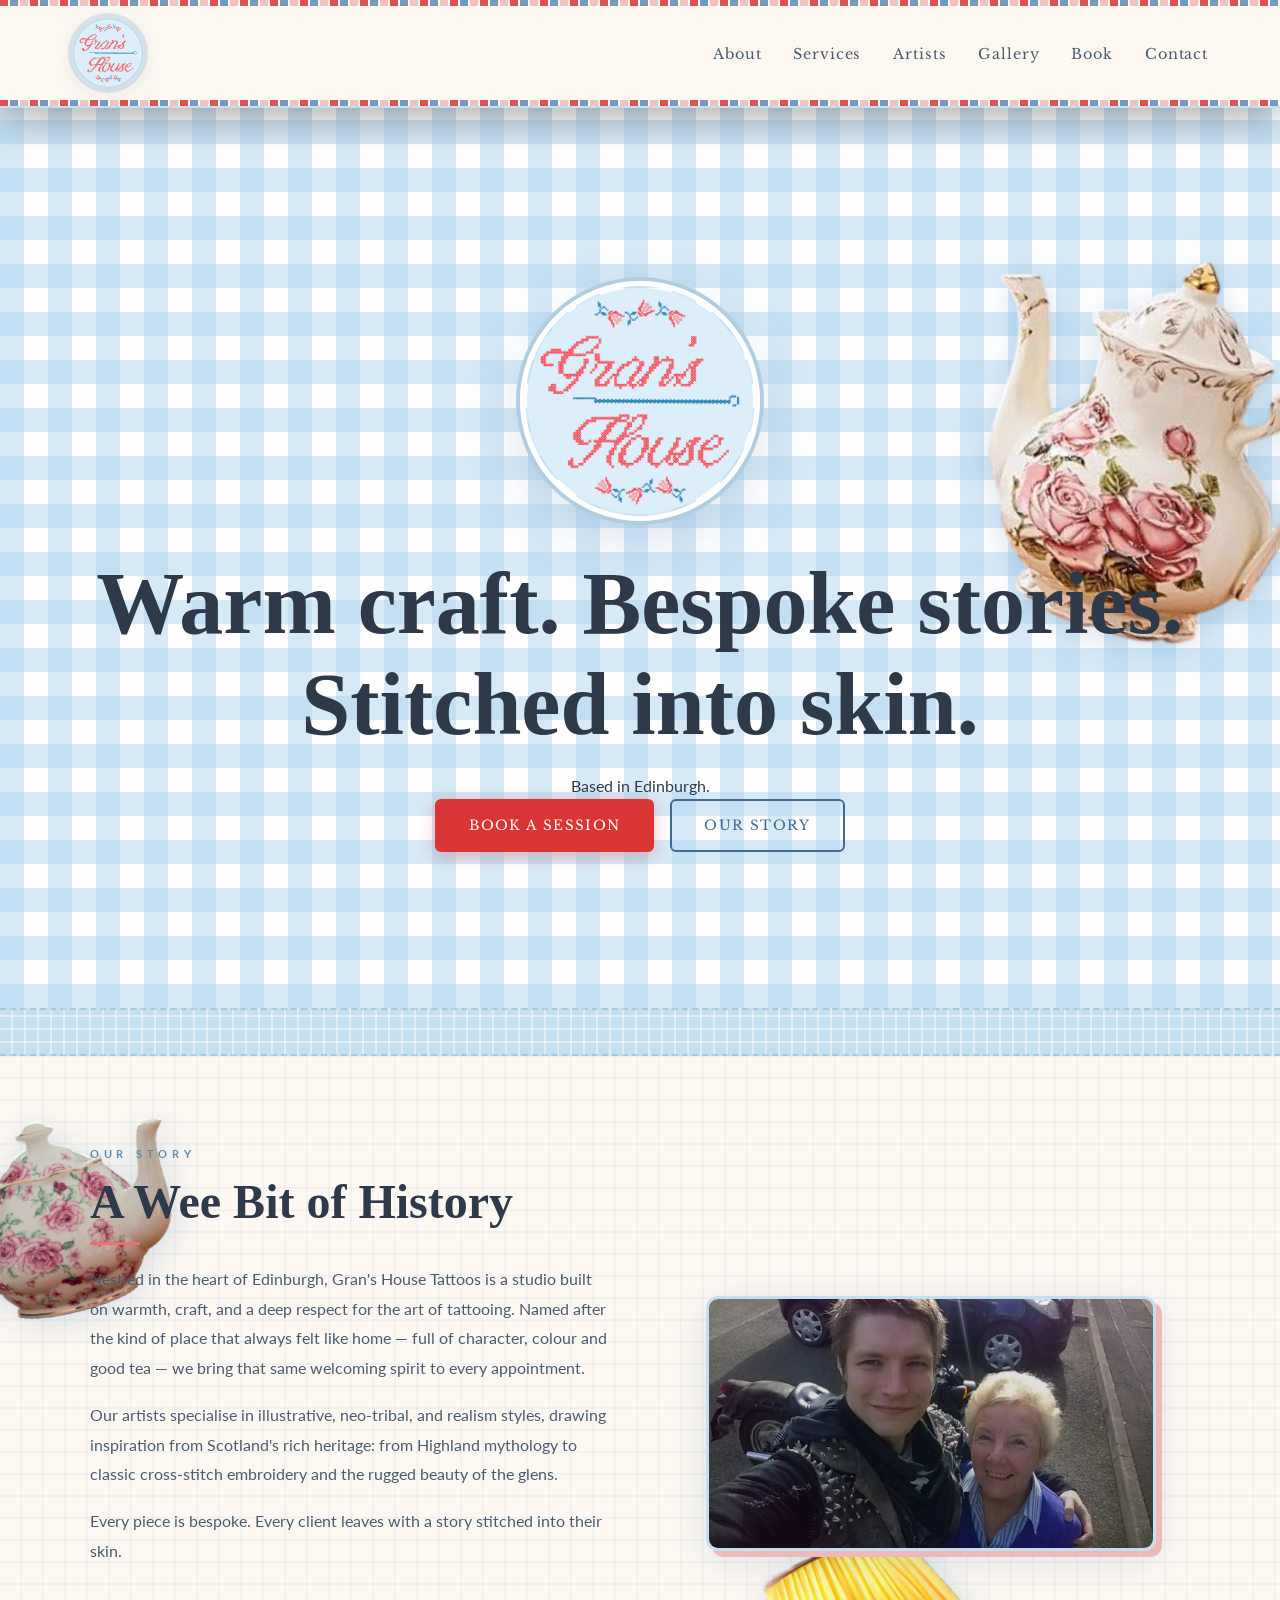
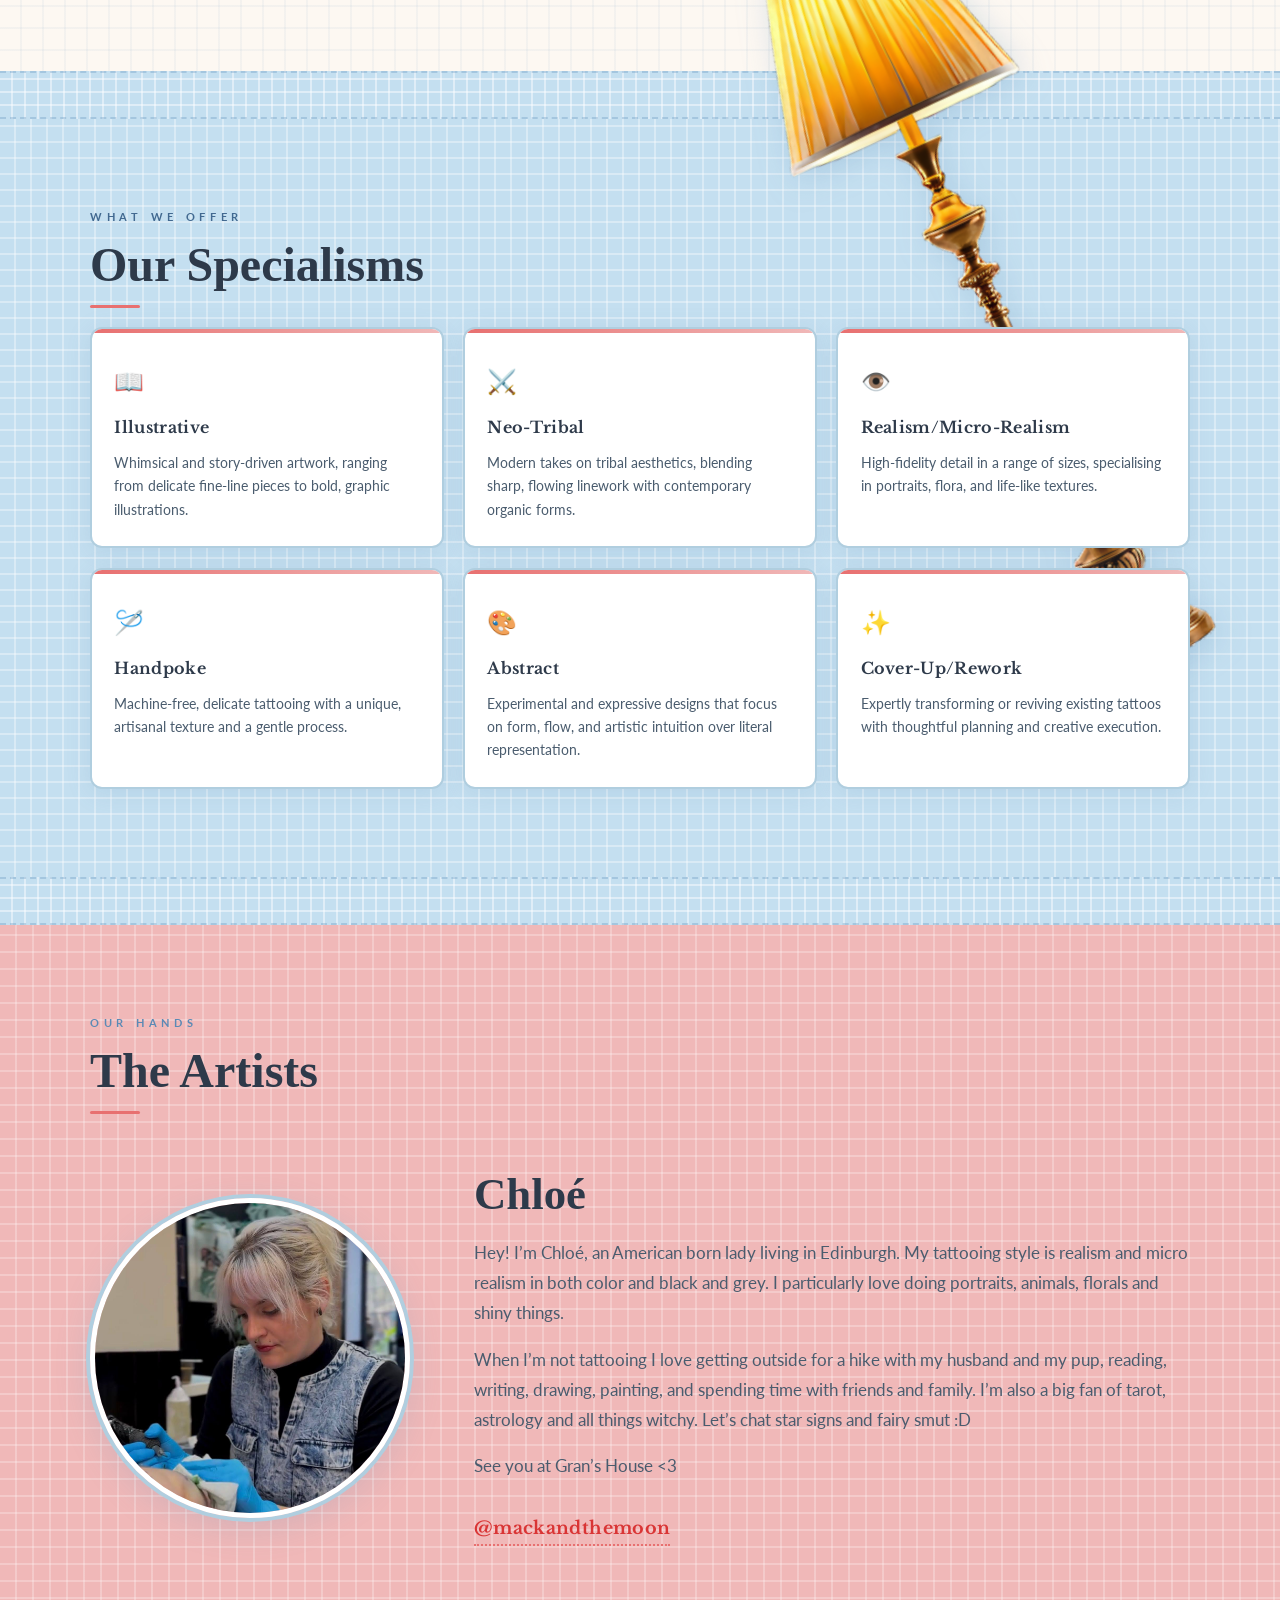
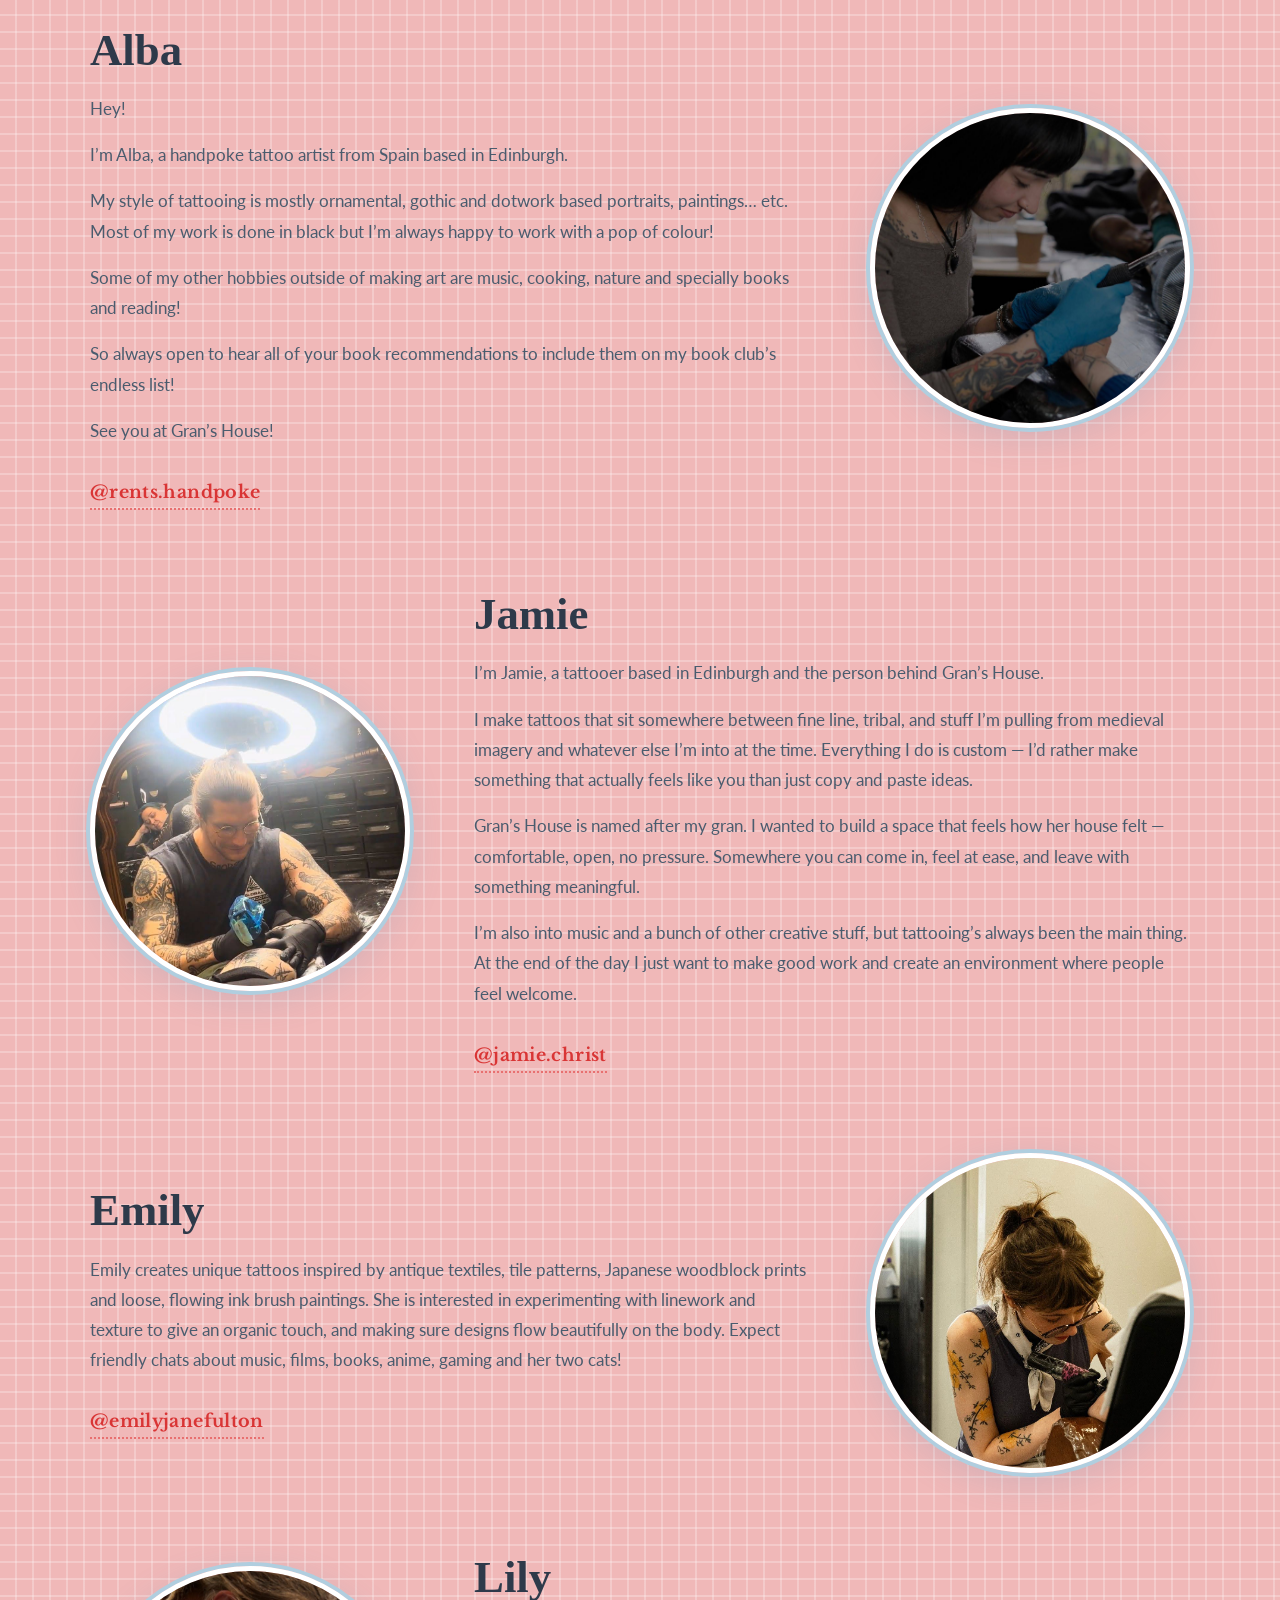
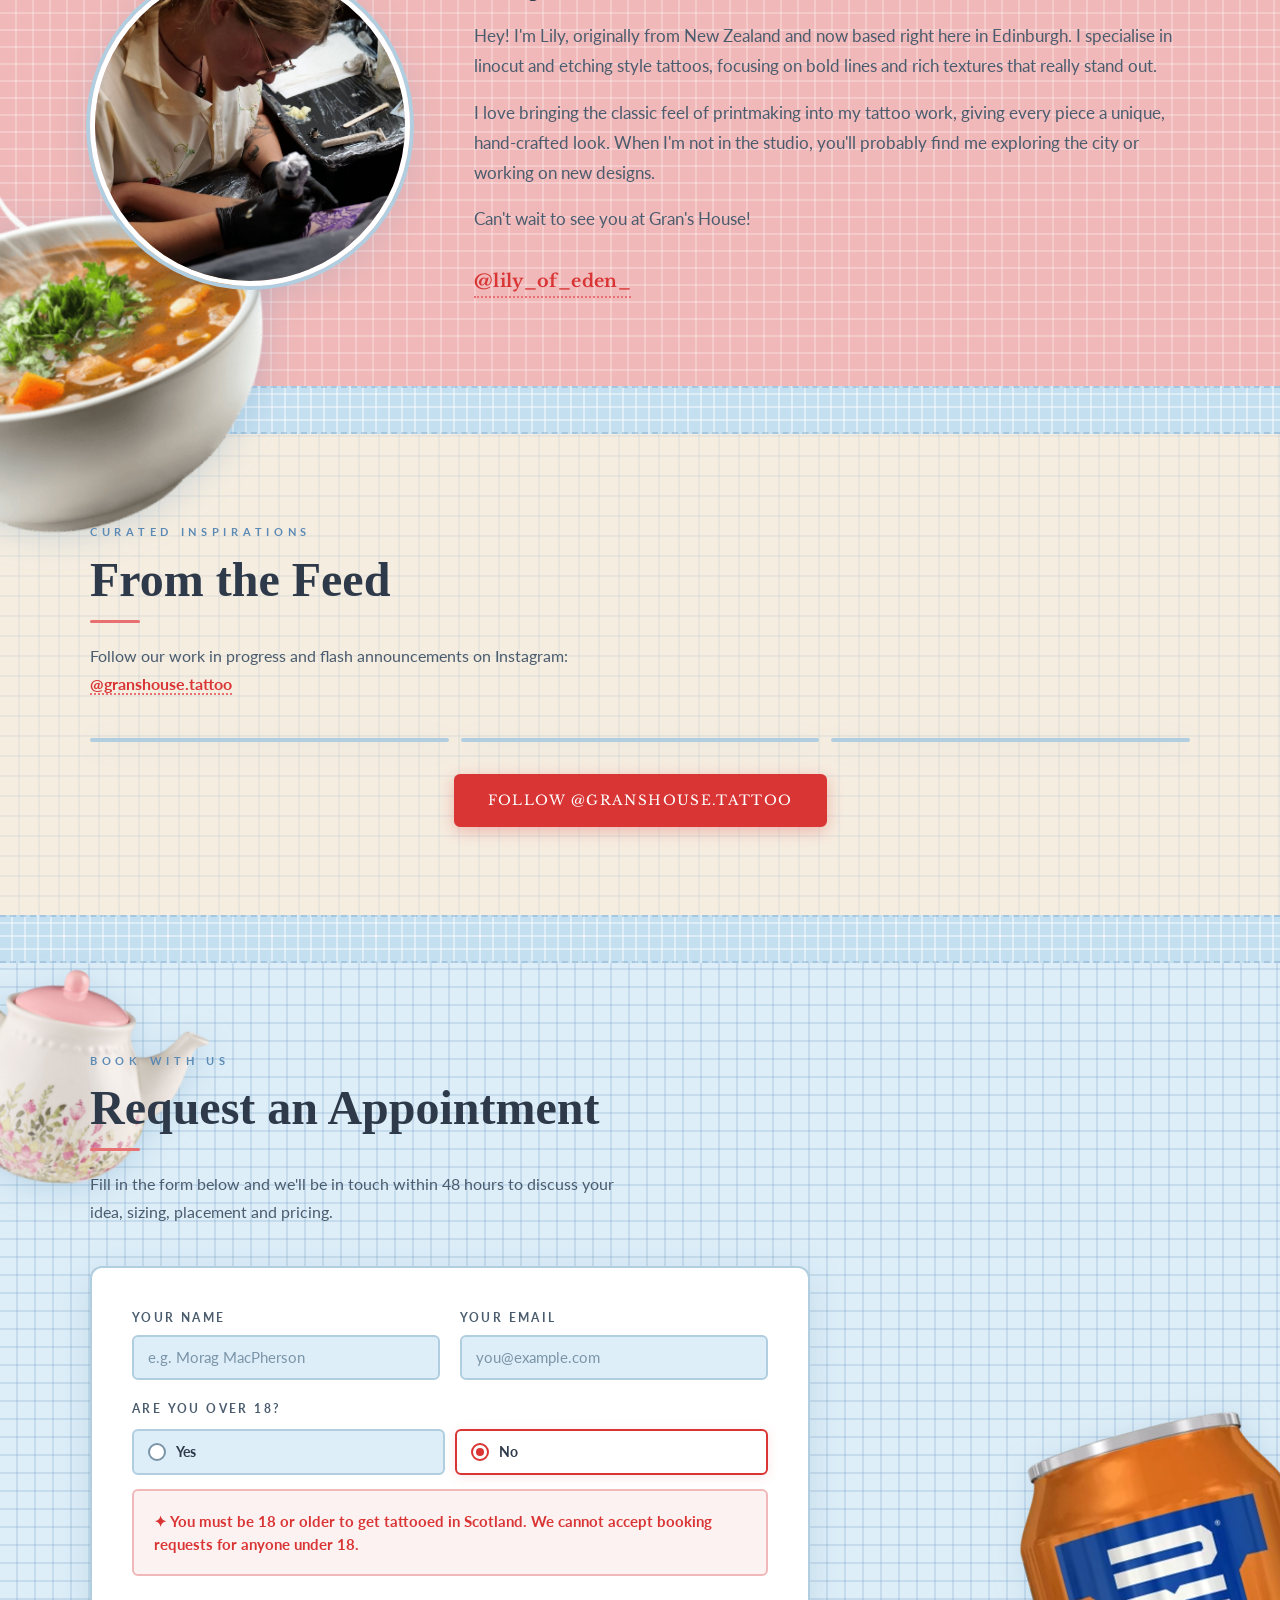
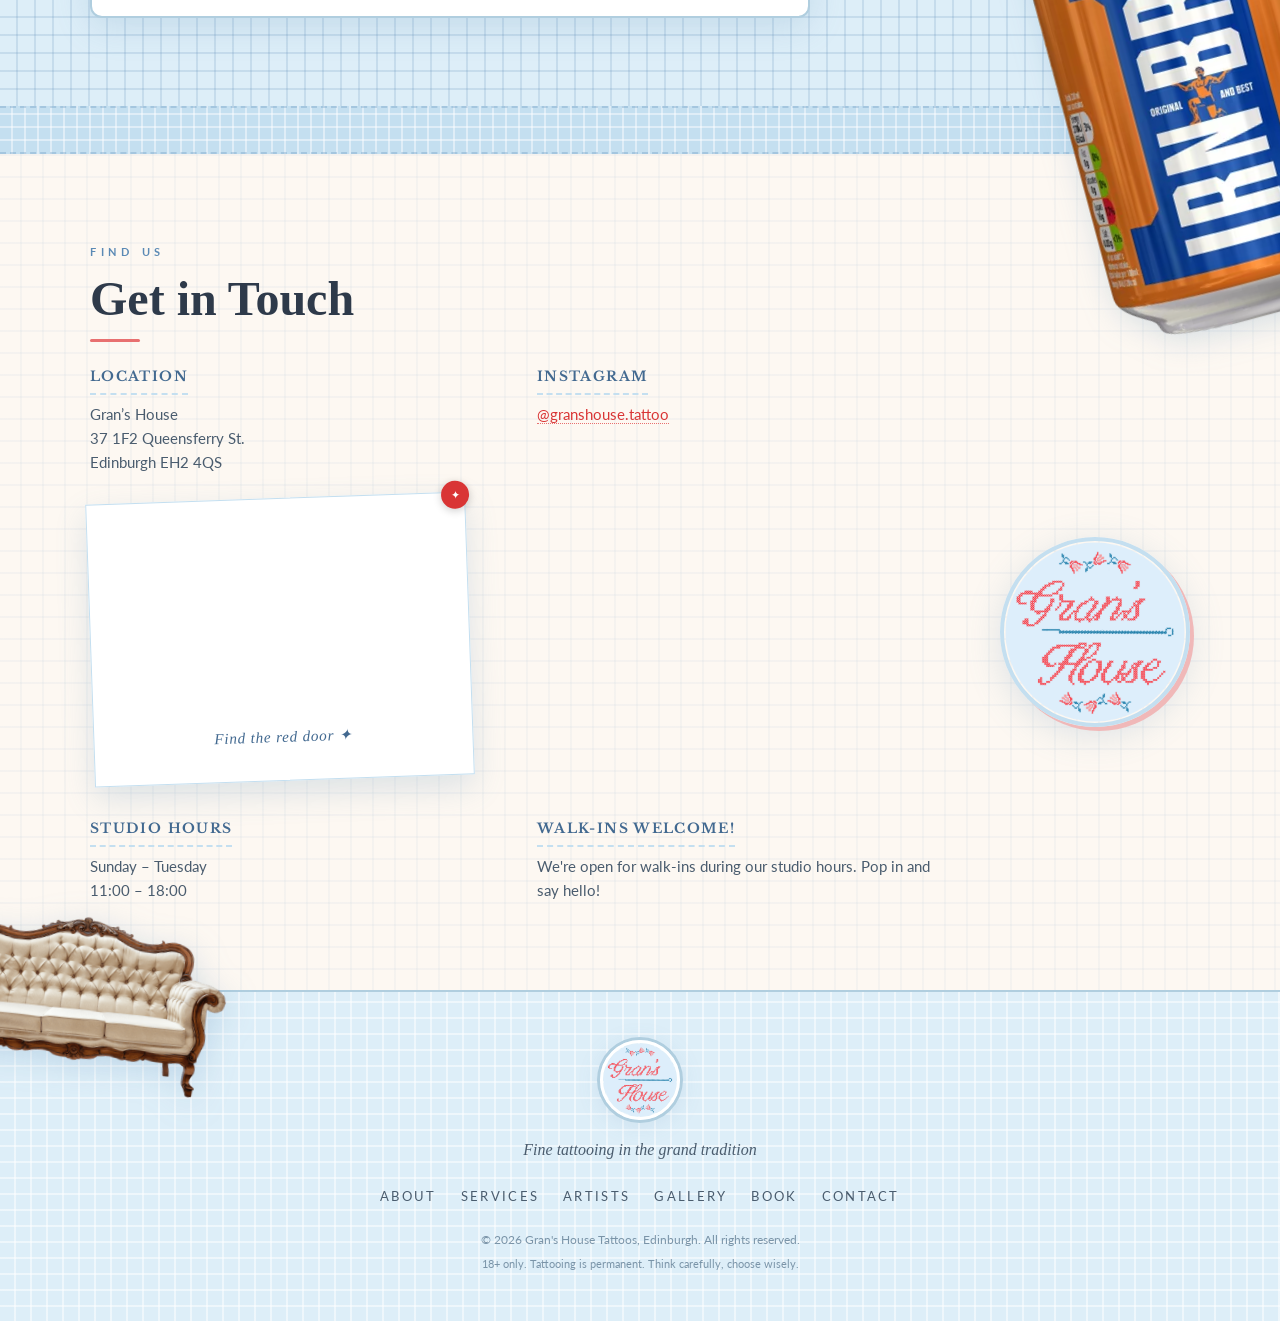
<file: index.html>
<!DOCTYPE html>
<html lang="en">

<head>
  <meta charset="UTF-8" />
  <meta name="viewport" content="width=device-width, initial-scale=1.0" />
  <title>Gran's House Tattoos – Scottish Tattoo Studio, Edinburgh</title>
  <meta name="description"
    content="Gran's House Tattoos is a refined Scottish tattoo studio offering bespoke illustrative, neo-tribal, and realism tattooing in the heart of Edinburgh." />
  <link rel="preconnect" href="https://fonts.googleapis.com" />
  <link rel="preconnect" href="https://fonts.gstatic.com" crossorigin />
  <link
    href="https://fonts.googleapis.com/css2?family=IM+Fell+English:ital@0;1&family=Libre+Baskerville:ital,wght@0,400;0,700;1,400&family=Lato:wght@300;400;700&display=swap"
    rel="stylesheet" />
  <link rel="stylesheet" href="style.css" />
</head>

<body>

  <!-- HEADER / NAV -->
  <header class="site-header" id="top">
    <div class="stitch-bar"></div>
    <nav class="nav-container">
      <div class="nav-logo">
        <a href="#top">
          <img src="Ilustración_sin_título (3).PNG" alt="Gran's House Tattoos Logo" class="logo-img" />
        </a>
      </div>
      <button class="hamburger" id="hamburger" aria-label="Open menu" aria-expanded="false">
        <span></span><span></span><span></span>
      </button>
      <ul class="nav-links" id="nav-links">
        <li><a href="#about">About</a></li>
        <li><a href="#services">Services</a></li>
        <li><a href="#artists">Artists</a></li>
        <li><a href="#gallery">Gallery</a></li>
        <li><a href="#booking">Book</a></li>
        <li><a href="#contact">Contact</a></li>
      </ul>
    </nav>
    <div class="stitch-bar"></div>
  </header>

  <!-- MOBILE NAV OVERLAY -->
  <div class="mobile-nav-overlay" id="mobile-nav">
    <div class="tartan-overlay-bg">
      <button class="close-menu" id="close-menu" aria-label="Close menu">✕</button>
      <ul>
        <li><a href="#about" class="mobile-nav-link">About</a></li>
        <li><a href="#services" class="mobile-nav-link">Services</a></li>
        <li><a href="#artists" class="mobile-nav-link">Artists</a></li>
        <li><a href="#gallery" class="mobile-nav-link">Gallery</a></li>
        <li><a href="#booking" class="mobile-nav-link">Book</a></li>
        <li><a href="#contact" class="mobile-nav-link">Contact</a></li>
      </ul>
    </div>
  </div>

  <!-- HERO -->
  <section class="hero" id="hero">
    <div class="container hero-container">
      <div class="hero-logo-wrap">
        <img src="Ilustración_sin_título (3).PNG" alt="Gran's House Tattoos" class="hero-logo" />
      </div>
      <div class="hero-content">
        <h1 class="hero-title">Warm craft. Bespoke stories. Stitched into skin.</h1>
        <p class="hero-subtitle">Based in Edinburgh.</p>
        <div class="hero-cta">
          <a href="#booking" class="btn btn-primary">Book a Session</a>
          <a href="#about" class="btn btn-outline">Our Story</a>
        </div>
      </div>
    </div>

    <!-- BREAKING THE GRID: teapot 1 -->
    <img src="assets/images/side-elements/teapot-1.png" class="btg-teapot btg-teapot--hero" aria-hidden="true" alt="" />
  </section>

  <!-- GINGHAM DIVIDER -->
  <div class="gingham-divider" aria-hidden="true"></div>

  <!-- ABOUT -->
  <section class="section about-section" id="about">
    <!-- BREAKING THE GRID: teapot 2 -->
    <img src="assets/images/side-elements/teapot-2.png" class="btg-teapot btg-teapot--about" aria-hidden="true"
      alt="" />
    <div class="container">
      <div class="section-label">Our Story</div>
      <h2 class="section-title">A Wee Bit of History</h2>
      <div class="about-grid">
        <div class="about-text">
          <p>Nestled in the heart of Edinburgh, Gran's House Tattoos is a studio built on warmth, craft, and a deep
            respect for the art of tattooing. Named after the kind of place that always felt like home — full of
            character, colour and good tea — we bring that same welcoming spirit to every appointment.</p>
          <p>Our artists specialise in illustrative, neo-tribal, and realism styles, drawing inspiration
            from Scotland's rich heritage: from Highland mythology to classic cross-stitch embroidery and the rugged
            beauty of the glens.</p>
          <p>Every piece is bespoke. Every client leaves with a story stitched into their skin.</p>
        </div>
        <div class="about-image-wrap">
          <div class="about-frame">
            <img src="jamie_and_gran.jpg" alt="Jamie and Gran" class="about-img" />
          </div>
        </div>
      </div>
    </div>
  </section>

  <!-- GINGHAM DIVIDER -->
  <div class="gingham-divider" aria-hidden="true"></div>

  <!-- SERVICES -->
  <section class="section services-section" id="services">
    <!-- BREAKING THE GRID: lampshade -->
    <img src="assets/images/side-elements/floorlamp-1.webp" class="btg-teapot btg-lamp" aria-hidden="true" alt="" />
    <div class="container">
      <div class="section-label">What We Offer</div>
      <h2 class="section-title">Our Specialisms</h2>
      <div class="services-grid">
        <div class="service-card">
          <div class="service-icon">📖</div>
          <h3>Illustrative</h3>
          <p>Whimsical and story-driven artwork, ranging from delicate fine-line pieces to bold, graphic illustrations.
          </p>
        </div>
        <div class="service-card">
          <div class="service-icon">⚔️</div>
          <h3>Neo-Tribal</h3>
          <p>Modern takes on tribal aesthetics, blending sharp, flowing linework with contemporary organic forms.</p>
        </div>
        <div class="service-card">
          <div class="service-icon">👁️</div>
          <h3>Realism/Micro-Realism</h3>
          <p>High-fidelity detail in a range of sizes, specialising in portraits, flora, and life-like textures.</p>
        </div>
        <div class="service-card">
          <div class="service-icon">🪡</div>
          <h3>Handpoke</h3>
          <p>Machine-free, delicate tattooing with a unique, artisanal texture and a gentle process.</p>
        </div>
        <div class="service-card">
          <div class="service-icon">🎨</div>
          <h3>Abstract</h3>
          <p>Experimental and expressive designs that focus on form, flow, and artistic intuition over literal
            representation.</p>
        </div>
        <div class="service-card">
          <div class="service-icon">✨</div>
          <h3>Cover-Up/Rework</h3>
          <p>Expertly transforming or reviving existing tattoos with thoughtful planning and creative execution.</p>
        </div>
      </div>
    </div>
  </section>

  <!-- GINGHAM DIVIDER -->
  <div class="gingham-divider" aria-hidden="true"></div>

  <!-- ARTISTS -->
  <section class="section artists-section" id="artists">
    <div class="container">
      <div class="section-label">Our Hands</div>
      <h2 class="section-title">The Artists</h2>
      <div class="artists-grid">
        <!-- Chloé -->
        <div class="artist-card">
          <div class="artist-image-wrap">
            <img src="Chloe.jpg" alt="Chloé" class="artist-img">
          </div>
          <div class="artist-info">
            <h3>Chloé</h3>
            <p class="artist-bio">Hey! I’m Chloé, an American born lady living in Edinburgh. My tattooing style is
              realism and micro realism in both color and black and grey. I particularly love doing portraits, animals,
              florals and shiny things. <br><br>When I’m not tattooing I love getting outside for a hike with my husband
              and my pup, reading, writing, drawing, painting, and spending time with friends and family. I’m also a big
              fan of tarot, astrology and all things witchy. Let’s chat star signs and fairy smut :D <br><br>See you at
              Gran’s House &lt;3</p>
            <a href="https://www.instagram.com/mackandthemoon" target="_blank" rel="noopener"
              class="artist-insta">@mackandthemoon</a>
          </div>
        </div>

        <!-- Alba -->
        <div class="artist-card">
          <div class="artist-image-wrap">
            <img src="Alba.jpg" alt="Alba" class="artist-img">
          </div>
          <div class="artist-info">
            <h3>Alba</h3>
            <p class="artist-bio">Hey! <br><br>I’m Alba, a handpoke tattoo artist from Spain based in Edinburgh.
              <br><br>My style of tattooing is mostly ornamental, gothic and dotwork based portraits, paintings… etc.
              Most of my work is done in black but I’m always happy to work with a pop of colour!<br><br>Some of my
              other hobbies outside of making art are music, cooking, nature and specially books and reading! <br>So
              always open to hear all of your book recommendations to include them on my book club’s endless list!
              <br><br>See you at Gran’s House!
            </p>
            <a href="https://www.instagram.com/rents.handpoke" target="_blank" rel="noopener"
              class="artist-insta">@rents.handpoke</a>
          </div>
        </div>

        <!-- Jamie -->
        <div class="artist-card">
          <div class="artist-image-wrap">
            <img src="Jamie.jpg" alt="Jamie" class="artist-img" style="object-position: center 70%;">
          </div>
          <div class="artist-info">
            <h3>Jamie</h3>
            <p class="artist-bio">I’m Jamie, a tattooer based in Edinburgh and the person behind Gran’s House.<br><br>I
              make tattoos that sit somewhere between fine line, tribal, and stuff I’m pulling from medieval imagery and
              whatever else I’m into at the time. Everything I do is custom — I’d rather make something that actually
              feels like you than just copy and paste ideas.<br><br>Gran’s House is named after my gran. I wanted to
              build a space that feels how her house felt — comfortable, open, no pressure. Somewhere you can come in,
              feel at ease, and leave with something meaningful.<br><br>I’m also into music and a bunch of other
              creative stuff, but tattooing’s always been the main thing. At the end of the day I just want to make good
              work and create an environment where people feel welcome.</p>
            <a href="https://www.instagram.com/jamie.christ" target="_blank" rel="noopener"
              class="artist-insta">@jamie.christ</a>
          </div>
        </div>

        <!-- Emily -->
        <div class="artist-card">
          <div class="artist-image-wrap">
            <img src="Emily.jpg" alt="Emily" class="artist-img">
          </div>
          <div class="artist-info">
            <h3>Emily</h3>
            <p class="artist-bio">Emily creates unique tattoos inspired by antique textiles, tile patterns, Japanese
              woodblock prints and loose, flowing ink brush paintings. She is interested in experimenting with linework
              and texture to give an organic touch, and making sure designs flow beautifully on the body. Expect
              friendly chats about music, films, books, anime, gaming and her two cats!</p>
            <a href="https://www.instagram.com/emilyjanefulton" target="_blank" rel="noopener"
              class="artist-insta">@emilyjanefulton</a>
          </div>
        </div>

        <!-- Lily -->
        <div class="artist-card">
          <div class="artist-image-wrap">
            <img src="Lily.jpg" alt="Lily" class="artist-img">
          </div>
          <div class="artist-info">
            <h3>Lily</h3>
            <p class="artist-bio">Hey! I'm Lily, originally from New Zealand and now based right here in Edinburgh. I
              specialise in linocut and etching style tattoos, focusing on bold lines and rich textures that really
              stand out.<br><br>I love bringing the classic feel of printmaking into my tattoo work, giving every piece
              a unique, hand-crafted look. When I'm not in the studio, you'll probably find me exploring the city or
              working on new designs.<br><br>Can't wait to see you at Gran's House!</p>
            <a href="https://www.instagram.com/lily_of_eden_" target="_blank" rel="noopener"
              class="artist-insta">@lily_of_eden_</a>
          </div>
        </div>
      </div>
    </div>
  </section>

  <!-- GINGHAM DIVIDER -->
  <div class="gingham-divider" aria-hidden="true"></div>

  <!-- GALLERY / INSTAGRAM -->
  <section class="section gallery-section" id="gallery">
    <!-- BREAKING THE GRID: soup -->
    <img src="assets/images/side-elements/soup.png" class="btg-teapot btg-soup" aria-hidden="true" alt="" />
    <div class="container">
      <div class="section-label">Curated Inspirations</div>
      <h2 class="section-title">From the Feed</h2>
      <p class="section-intro">
        Follow our work in progress and flash announcements on Instagram:
        <a href="https://www.instagram.com/granshouse.tattoo" target="_blank" rel="noopener"
          class="insta-link">@granshouse.tattoo</a>
      </p>

      <div class="ig-post-embeds" id="ig-post-embeds"></div>

      <div class="gallery-cta">
        <a href="https://www.instagram.com/granshouse.tattoo" target="_blank" rel="noopener"
          class="btn btn-primary">Follow
          @granshouse.tattoo</a>
      </div>
    </div>
  </section>

  <!-- Instagram embed script — dynamically loads random posts from posts.json -->
  <script>
    async function loadInstagramPosts() {
      try {
        const response = await fetch('posts.json');
        const posts = await response.json();

        // Pick 3 random unique posts
        const shuffled = [...posts].sort(() => 0.5 - Math.random());
        const selectedPosts = shuffled.slice(0, 3);

        const container = document.getElementById('ig-post-embeds');
        if (!container) return;

        container.innerHTML = selectedPosts
          .map(url => `
            <blockquote class="instagram-media" 
                        data-instgrm-permalink="${url}" 
                        data-instgrm-version="14">
            </blockquote>
          `)
          .join('');

        // Trigger Instagram script to process newly injected blockquotes
        if (window.instgrm) {
          window.instgrm.Embeds.process();
        } else {
          const s = document.createElement('script');
          s.async = true;
          s.src = 'https://www.instagram.com/embed.js';
          document.body.appendChild(s);
        }
      } catch (error) {
        console.error('Error loading posts:', error);
      }
    }

    document.addEventListener('DOMContentLoaded', loadInstagramPosts);
  </script>

  <!-- GINGHAM DIVIDER -->
  <div class="gingham-divider" aria-hidden="true"></div>

  <!-- BOOKING -->
  <section class="section booking-section" id="booking">
    <!-- BREAKING THE GRID: teapot 3 -->
    <img src="assets/images/side-elements/teapot-3.png" class="btg-teapot btg-teapot--booking" aria-hidden="true"
      alt="" />

    <div class="container booking-container">
      <div class="section-label">Book With Us</div>
      <h2 class="section-title">Request an Appointment</h2>
      <p class="section-intro">Fill in the form below and we'll be in touch within 48 hours to discuss your idea,
        sizing, placement and pricing.</p>


      <!--form & script -->


      <form action="" method="POST" class="booking-form" id="booking-form" enctype="multipart/form-data" novalidate>
        <input type="hidden" name="_subject" value="New Tattoo Enquiry – Gran's House">

        <!-- Name & Email -->
        <div class="form-row">
          <div class="form-group">
            <label for="name">Your Name</label>
            <input type="text" id="name" name="name" placeholder="e.g. Morag MacPherson" required />
          </div>
          <div class="form-group">
            <label for="email">Your Email</label>
            <input type="email" id="email" name="email" placeholder="you@example.com" required />
          </div>
        </div>

        <!-- Over 18 -->
        <div class="form-group full">
          <label class="form-label">Are you over 18?</label>
          <div class="choice-grid choice-grid--2" role="radiogroup" aria-label="Are you over 18?">
            <label class="choice-card" for="over18-yes">
              <input type="radio" id="over18-yes" name="over_18" value="Yes" required />
              <span class="choice-indicator--radio"></span>
              <span class="choice-text">Yes</span>
            </label>
            <label class="choice-card" for="over18-no">
              <input type="radio" id="over18-no" name="over_18" value="No" checked />
              <span class="choice-indicator--radio"></span>
              <span class="choice-text">No</span>
            </label>
          </div>
          <div class="under18-notice" id="under18-notice">
            ✦ You must be 18 or older to get tattooed in Scotland. We cannot accept booking requests for anyone under
            18.
          </div>
        </div>

        <!-- Remaining Questions (Visible only when Over 18 is Yes) -->
        <div id="over18-questions">
          <!-- Instagram Handle -->
          <div class="form-group full">
            <label for="instagram">Your Instagram handle (in case we reach out there)</label>
            <input type="text" id="instagram" name="instagram" placeholder="@yourhandle or profile link" />
          </div>

          <!-- Visiting & Conditional Dates -->
          <div class="form-group full">
            <label class="form-label">Are you visiting? (for example a holiday)</label>
            <div class="choice-grid choice-grid--2" role="radiogroup" aria-label="Are you visiting?">
              <label class="choice-card" for="visiting-yes">
                <input type="radio" id="visiting-yes" name="is_visiting" value="Yes" />
                <span class="choice-indicator--radio"></span>
                <span class="choice-text">Yes</span>
              </label>
              <label class="choice-card" for="visiting-no">
                <input type="radio" id="visiting-no" name="is_visiting" value="No" checked />
                <span class="choice-indicator--radio"></span>
                <span class="choice-text">No</span>
              </label>
            </div>
            <div class="visiting-dates-group" id="visiting-dates-container">
              <label for="visiting-dates">What dates are you visiting? (DD/MM/YYYY - DD/MM/YYYY)</label>
              <input type="text" id="visiting-dates" name="visiting_dates" placeholder="DD/MM/YYYY - DD/MM/YYYY" />
            </div>
          </div>

          <!-- Cover Up -->
          <div class="form-group full">
            <label class="form-label">Are you looking for a cover up?</label>
            <div class="choice-grid choice-grid--2" role="radiogroup" aria-label="Are you looking for a cover up?">
              <label class="choice-card" for="coverup-yes">
                <input type="radio" id="coverup-yes" name="cover_up" value="Yes" />
                <span class="choice-indicator--radio"></span>
                <span class="choice-text">Yes</span>
              </label>
              <label class="choice-card" for="coverup-no">
                <input type="radio" id="coverup-no" name="cover_up" value="No" checked />
                <span class="choice-indicator--radio"></span>
                <span class="choice-text">No</span>
              </label>
            </div>
          </div>

          <!-- Placement & Size -->
          <div class="form-row">
            <div class="form-group">
              <label for="placement">Where on your body is it going?</label>
              <input type="text" id="placement" name="placement" placeholder="e.g. Upper arm, calf, ribs, chest…" />
            </div>
            <div class="form-group">
              <label for="size">Roughly what size in CM / INCHES</label>
              <input type="text" id="size" name="size" placeholder="please specify: eg. 3x4 inches" />
            </div>
          </div>

          <!-- Colour / Black'n'grey -->
          <div class="form-group full">
            <label class="form-label">Colour preference</label>
            <div class="choice-grid choice-grid--2" role="radiogroup" aria-label="Colour preference">
              <label class="choice-card" for="color-colour">
                <input type="radio" id="color-colour" name="color_preference" value="Colour" />
                <span class="choice-indicator--radio"></span>
                <span class="choice-text">Colour</span>
              </label>
              <label class="choice-card" for="color-blackgrey">
                <input type="radio" id="color-blackgrey" name="color_preference" value="Black'n'grey" checked />
                <span class="choice-indicator--radio"></span>
                <span class="choice-text">Black'n'grey</span>
              </label>
            </div>
          </div>

          <!-- Style -->
          <div class="form-group full">
            <label class="form-label">What style are you looking for?</label>
            <div class="choice-grid choice-grid--styles" aria-label="What style are you looking for?">
              <label class="choice-card" for="style-neotribal">
                <input type="checkbox" id="style-neotribal" name="style" value="Neo Tribal" />
                <span class="choice-indicator--checkbox"></span>
                <span class="choice-text">Neo Tribal</span>
              </label>
              <label class="choice-card" for="style-realism">
                <input type="checkbox" id="style-realism" name="style" value="Realism / micro realism" />
                <span class="choice-indicator--checkbox"></span>
                <span class="choice-text">Realism / micro realism</span>
              </label>
              <label class="choice-card" for="style-handpoke">
                <input type="checkbox" id="style-handpoke" name="style" value="Handpoke" />
                <span class="choice-indicator--checkbox"></span>
                <span class="choice-text">Handpoke</span>
              </label>
              <label class="choice-card" for="style-illustrative">
                <input type="checkbox" id="style-illustrative" name="style" value="Illustrative" />
                <span class="choice-indicator--checkbox"></span>
                <span class="choice-text">Illustrative</span>
              </label>
              <label class="choice-card" for="style-fineline">
                <input type="checkbox" id="style-fineline" name="style" value="Fineline" />
                <span class="choice-indicator--checkbox"></span>
                <span class="choice-text">Fineline</span>
              </label>
              <label class="choice-card" for="style-blackwork">
                <input type="checkbox" id="style-blackwork" name="style" value="Black work" />
                <span class="choice-indicator--checkbox"></span>
                <span class="choice-text">Black work</span>
              </label>
              <label class="choice-card" for="style-traditional">
                <input type="checkbox" id="style-traditional" name="style" value="Traditional" />
                <span class="choice-indicator--checkbox"></span>
                <span class="choice-text">Traditional</span>
              </label>
              <label class="choice-card" for="style-watercolour">
                <input type="checkbox" id="style-watercolour" name="style" value="Watercolour" />
                <span class="choice-indicator--checkbox"></span>
                <span class="choice-text">Watercolour</span>
              </label>
              <label class="choice-card" for="style-lettering">
                <input type="checkbox" id="style-lettering" name="style" value="Lettering / Script" />
                <span class="choice-indicator--checkbox"></span>
                <span class="choice-text">Lettering / Script</span>
              </label>
              <label class="choice-card" for="style-coverup">
                <input type="checkbox" id="style-coverup" name="style" value="Cover up / Rework" />
                <span class="choice-indicator--checkbox"></span>
                <span class="choice-text">Cover up / Rework</span>
              </label>
              <label class="choice-card" for="style-other">
                <input type="checkbox" id="style-other" name="style" value="Other / Not sure" />
                <span class="choice-indicator--checkbox"></span>
                <span class="choice-text">Other / Not sure</span>
              </label>
            </div>
          </div>

          <!-- Description -->
          <div class="form-group full">
            <label for="description">Please describe your design in as much detail as possible.</label>
            <textarea id="description" name="description" rows="5"
              placeholder="Tell us about your concept, references, placement ideas, and any specific details…"></textarea>
          </div>

          <!-- Preferred Artist -->
          <div class="form-group full">
            <label class="form-label">Do you have a preferred artist?</label>
            <div class="choice-grid choice-grid--artists" role="radiogroup" aria-label="Preferred artist">
              <label class="choice-card" for="artist-chloe">
                <input type="radio" id="artist-chloe" name="artist" value="Chloé" />
                <span class="choice-indicator--radio"></span>
                <span class="choice-text">Chloé</span>
              </label>
              <label class="choice-card" for="artist-alba">
                <input type="radio" id="artist-alba" name="artist" value="Alba" />
                <span class="choice-indicator--radio"></span>
                <span class="choice-text">Alba</span>
              </label>
              <label class="choice-card" for="artist-jamie">
                <input type="radio" id="artist-jamie" name="artist" value="Jamie" />
                <span class="choice-indicator--radio"></span>
                <span class="choice-text">Jamie</span>
              </label>
              <label class="choice-card" for="artist-lily">
                <input type="radio" id="artist-lily" name="artist" value="Lily" />
                <span class="choice-indicator--radio"></span>
                <span class="choice-text">Lily</span>
              </label>
              <label class="choice-card" for="artist-emily">
                <input type="radio" id="artist-emily" name="artist" value="Emily" />
                <span class="choice-indicator--radio"></span>
                <span class="choice-text">Emily</span>
              </label>
              <label class="choice-card" for="artist-notsure">
                <input type="radio" id="artist-notsure" name="artist" value="Not sure / please recommend" checked />
                <span class="choice-indicator--radio"></span>
                <span class="choice-text">Not sure / please recommend</span>
              </label>
            </div>
          </div>

          <!-- Additional Information -->
          <div class="form-group full">
            <label for="additional-info">Any additional information(eg. skin conditions / special accomodations)</label>
            <textarea id="additional-info" name="additional_info" rows="3"
              placeholder="e.g. Skin conditions, allergies, access needs, sensory accommodations, etc."></textarea>
          </div>

          <!-- Reference Images (Up to 3) -->
          <div class="form-group full">
            <label for="reference-images">Upload up to 3 images here.</label>
            <div class="file-upload-zone" id="file-drop-zone">
              <input type="file" id="reference-images" name="reference_images" accept="image/*,.heic" multiple
                class="file-upload-input" />
              <div class="file-upload-content">
                <div class="file-upload-icon-wrap" aria-hidden="true">
                  <svg class="file-upload-icon" width="24" height="24" viewBox="0 0 24 24" fill="none"
                    stroke="currentColor" stroke-width="2" stroke-linecap="round" stroke-linejoin="round">
                    <path d="M21 15v4a2 2 0 0 1-2 2H5a2 2 0 0 1-2-2v-4"></path>
                    <polyline points="17 8 12 3 7 8"></polyline>
                    <line x1="12" y1="3" x2="12" y2="15"></line>
                  </svg>
                </div>
                <div class="file-upload-text">
                  <span class="file-upload-prompt"><strong>Choose images</strong> or drag &amp; drop here</span>
                  <span class="file-upload-hint">Upload up to 3 images here. Max 10 MB per file.</span>
                </div>
              </div>
              <div class="file-upload-preview" id="file-upload-preview"></div>
            </div>
          </div>

          <div class="form-submit">
            <button type="submit" class="btn btn-primary" id="submit-booking">Send Enquiry</button>
          </div>
        </div>

        <div class="form-success" id="form-success" aria-live="polite" style="display: none;">
          ✦ Thank you! We'll be in touch within 48 hours.
        </div>
      </form>

      <script>
        const WORKER_URL = "https://form-router.gorbould.workers.dev"; // <-- Worker URL
        window.WORKER_URL = WORKER_URL;

        // Toggle Over 18 questions visibility
        const over18Yes = document.getElementById("over18-yes");
        const over18No = document.getElementById("over18-no");
        const over18Questions = document.getElementById("over18-questions");
        const under18Notice = document.getElementById("under18-notice");

        function updateOver18Visibility() {
          if (over18Yes && over18Yes.checked) {
            if (over18Questions) over18Questions.classList.add("is-visible");
            if (under18Notice) under18Notice.style.display = "none";
          } else {
            if (over18Questions) over18Questions.classList.remove("is-visible");
            if (under18Notice) under18Notice.style.display = "block";
          }
        }
        if (over18Yes && over18No) {
          over18Yes.addEventListener("change", updateOver18Visibility);
          over18No.addEventListener("change", updateOver18Visibility);
          updateOver18Visibility(); // run on load
        }

        // Toggle visiting dates
        const visitingYes = document.getElementById("visiting-yes");
        const visitingNo = document.getElementById("visiting-no");
        const visitingContainer = document.getElementById("visiting-dates-container");

        function updateVisitingVisibility() {
          if (visitingYes && visitingYes.checked) {
            visitingContainer.classList.add("is-visible");
          } else if (visitingContainer) {
            visitingContainer.classList.remove("is-visible");
          }
        }
        if (visitingYes && visitingNo) {
          visitingYes.addEventListener("change", updateVisitingVisibility);
          visitingNo.addEventListener("change", updateVisitingVisibility);
        }

        // File upload handling for up to 3 images
        const fileDropZone = document.getElementById("file-drop-zone");
        const fileUploadInput = document.getElementById("reference-images");
        const filePreview = document.getElementById("file-upload-preview");

        if (fileDropZone && fileUploadInput && filePreview) {
          const updateFilePreview = () => {
            filePreview.innerHTML = "";
            const files = Array.from(fileUploadInput.files || []);
            if (files.length > 3) {
              alert("You can select a maximum of 3 images.");
              fileUploadInput.value = "";
              return;
            }
            files.forEach((file) => {
              const tag = document.createElement("span");
              tag.className = "file-tag";
              const sizeKb = file.size < 1024 * 1024
                ? Math.round(file.size / 1024) + " KB"
                : (file.size / (1024 * 1024)).toFixed(1) + " MB";
              tag.textContent = "📷 " + file.name + " (" + sizeKb + ")";
              filePreview.appendChild(tag);
            });
          };

          fileUploadInput.addEventListener("change", updateFilePreview);

          ["dragenter", "dragover"].forEach(eventName => {
            fileDropZone.addEventListener(eventName, e => {
              e.preventDefault();
              fileDropZone.classList.add("is-dragover");
            });
          });

          ["dragleave", "drop"].forEach(eventName => {
            fileDropZone.addEventListener(eventName, e => {
              e.preventDefault();
              fileDropZone.classList.remove("is-dragover");
            });
          });

          fileDropZone.addEventListener("drop", e => {
            if (e.dataTransfer && e.dataTransfer.files && e.dataTransfer.files.length > 0) {
              fileUploadInput.files = e.dataTransfer.files;
              updateFilePreview();
            }
          });
        }

        // Form submission
        document.getElementById("booking-form").addEventListener("submit", async function (e) {
          e.preventDefault();

          const nameInput = this.querySelector('#name');
          const emailInput = this.querySelector('#email');
          const name = nameInput ? nameInput.value.trim() : '';
          const email = emailInput ? emailInput.value.trim() : '';

          if (!name || !email) {
            alert('Please fill in your name and email address.');
            return;
          }

          const fileInput = this.querySelector('input[type="file"]');
          if (fileInput && fileInput.files && fileInput.files.length > 0) {
            if (fileInput.files.length > 3) {
              alert('You can upload a maximum of 3 images.');
              return;
            }
            const maxSize = 10 * 1024 * 1024; // 10MB
            for (let i = 0; i < fileInput.files.length; i++) {
              if (fileInput.files[i].size > maxSize) {
                alert('The file "' + fileInput.files[i].name + '" exceeds the 10 MB limit.');
                return;
              }
            }
          }

          const submitBtn = document.getElementById("submit-booking");
          const successMsg = document.getElementById("form-success");
          const originalBtnText = submitBtn.textContent;

          submitBtn.disabled = true;
          submitBtn.textContent = "Uploading & Sending...";

          try {
            const formData = new FormData(this);
            const response = await fetch(WORKER_URL, {
              method: "POST",
              body: formData
            });

            const data = await response.json();

            if (data.success) {
              this.reset();
              if (filePreview) filePreview.innerHTML = "";
              updateOver18Visibility();
              updateVisitingVisibility();
              successMsg.style.display = "block";
              setTimeout(() => { successMsg.style.display = "none"; }, 6000);
            } else {
              alert("Submission failed: " + (data.error || "Please try again."));
            }
          } catch (err) {
            alert("Network error: Could not reach the server.");
          } finally {
            submitBtn.disabled = false;
            submitBtn.textContent = originalBtnText;
          }
        });
      </script>







    </div>


  </section>

  <!-- GINGHAM DIVIDER -->
  <div class="gingham-divider" aria-hidden="true"></div>

  <!-- CONTACT -->
  <section class="section contact-section" id="contact">
    <!-- BREAKING THE GRID: irn-bru -->
    <img src="assets/images/side-elements/irn-bru-2.webp" class="btg-teapot btg-irnbru" aria-hidden="true" alt="" />
    <!-- BREAKING THE GRID: couch -->
    <img src="assets/images/side-elements/couch-2.webp" class="btg-teapot btg-couch" aria-hidden="true" alt="" />
    <div class="container">
      <div class="section-label">Find Us</div>
      <h2 class="section-title">Get in Touch</h2>
      <div class="contact-grid">
        <div class="contact-info">
          <div class="contact-block">
            <h4>Location</h4>
            <p>Gran’s House<br />37 1F2 Queensferry St.<br />Edinburgh EH2 4QS</p>
            <div class="contact-map-variation">
              <div class="map-polaroid">
                <iframe src="https://www.google.com/maps?q=37+1F2+Queensferry+St+Edinburgh+EH2+4QS&output=embed"
                  width="100%" height="200" style="border:0; display: block;" allowfullscreen="" loading="lazy">
                </iframe>
                <div class="map-caption">Find the red door ✦</div>
              </div>
            </div>
          </div>
          <div class="contact-block">
            <h4>Instagram</h4>
            <p><a href="https://www.instagram.com/granshouse.tattoo" target="_blank"
                rel="noopener">@granshouse.tattoo</a></p>
          </div>
          <div class="contact-block">
            <h4>Studio Hours</h4>
            <p>Sunday – Tuesday<br />11:00 – 18:00</p>
          </div>
          <div class="contact-block">
            <h4>Walk-Ins Welcome!</h4>
            <p>We're open for walk-ins during our studio hours. Pop in and say hello!</p>
          </div>
        </div>
        <div class="contact-crest">
          <img src="Ilustración_sin_título (3).PNG" alt="Gran's House Tattoos crest" class="crest-img" />
        </div>
      </div>
    </div>
  </section>

  <!-- FOOTER -->
  <footer class="site-footer">
    <div class="tartan-bar"></div>
    <div class="footer-inner container">
      <img src="Ilustración_sin_título (3).PNG" alt="Gran's House Tattoos" class="footer-logo" />
      <p class="footer-tagline"><em>Fine tattooing in the grand tradition</em></p>
      <nav class="footer-nav" aria-label="Footer navigation">
        <a href="#about">About</a>
        <a href="#services">Services</a>
        <a href="#artists">Artists</a>
        <a href="#gallery">Gallery</a>
        <a href="#booking">Book</a>
        <a href="#contact">Contact</a>
      </nav>
      <p class="footer-copy">© 2026 Gran's House Tattoos, Edinburgh. All rights reserved.</p>
      <p class="footer-copy small">18+ only. Tattooing is permanent. Think carefully, choose wisely.</p>
    </div>
    <div class="tartan-bar"></div>
  </footer>

  <script src="script.js"></script>
</body>

</html>
</file>
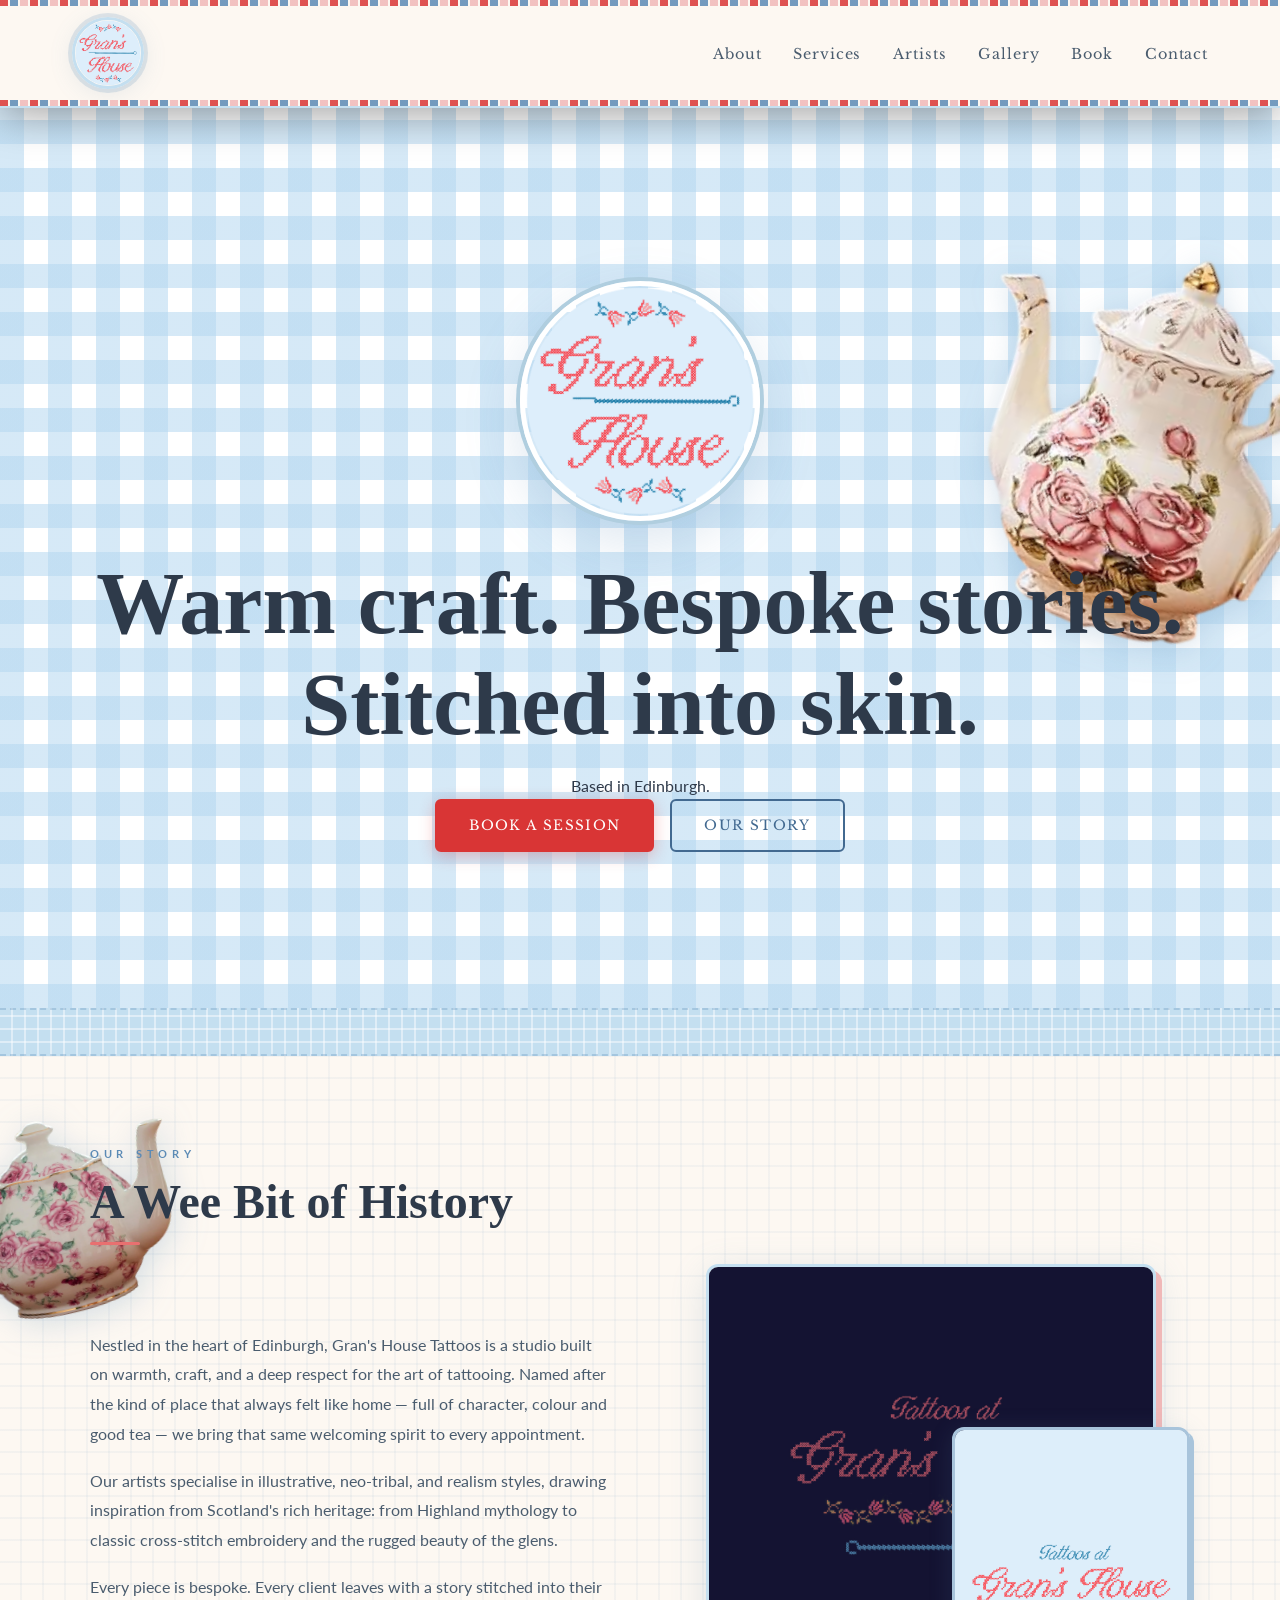
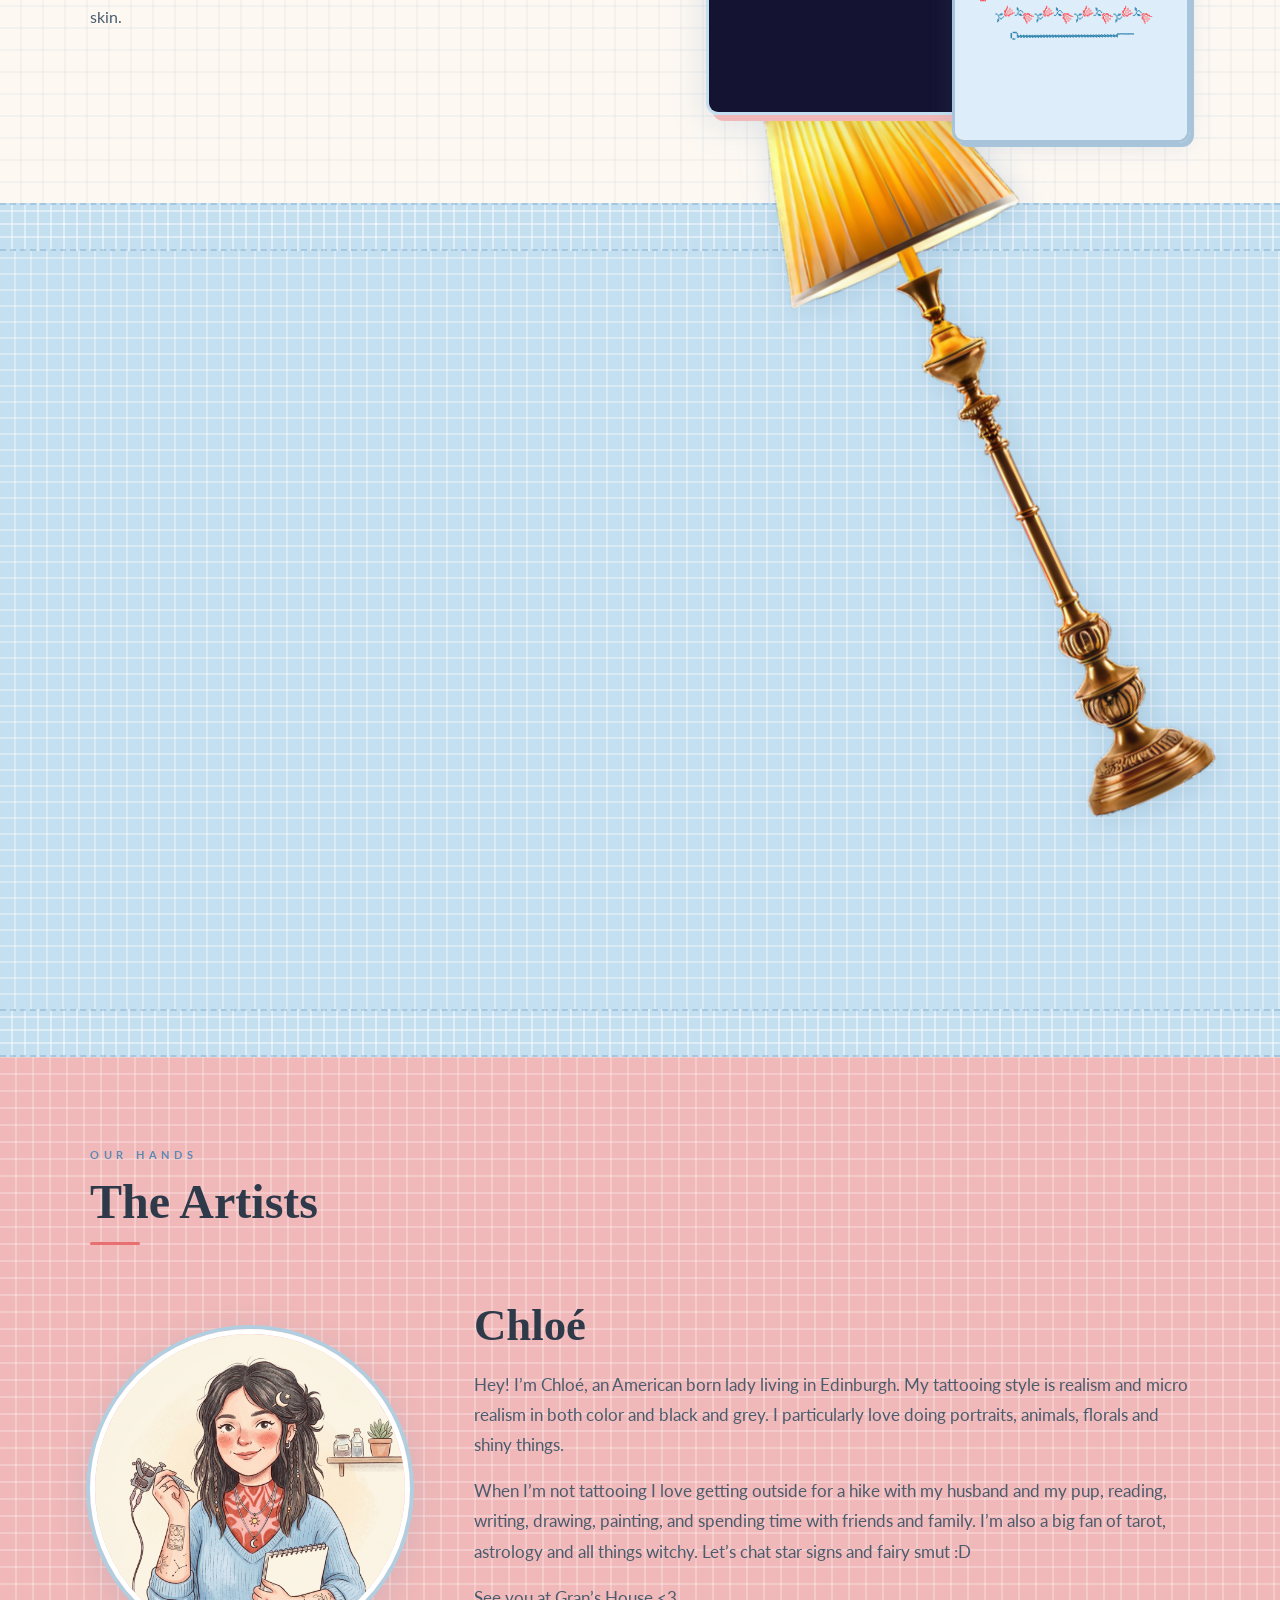
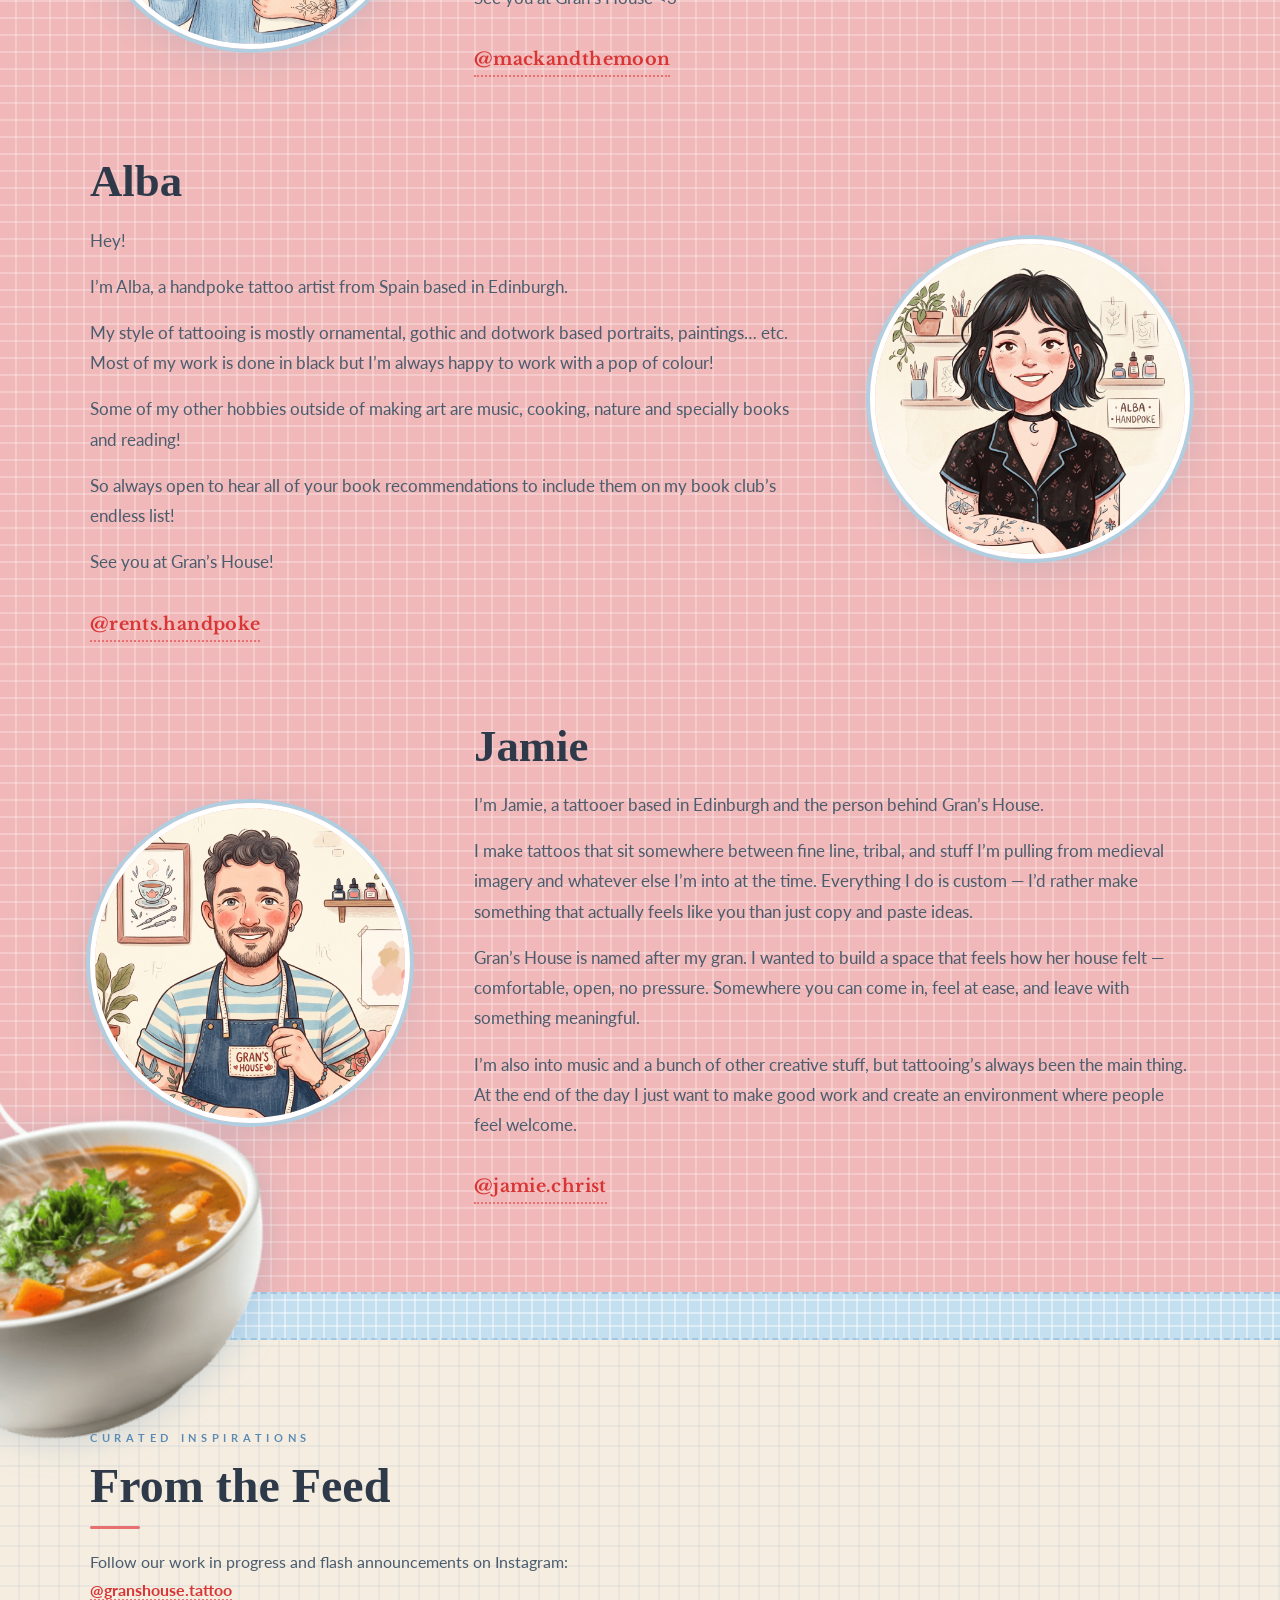
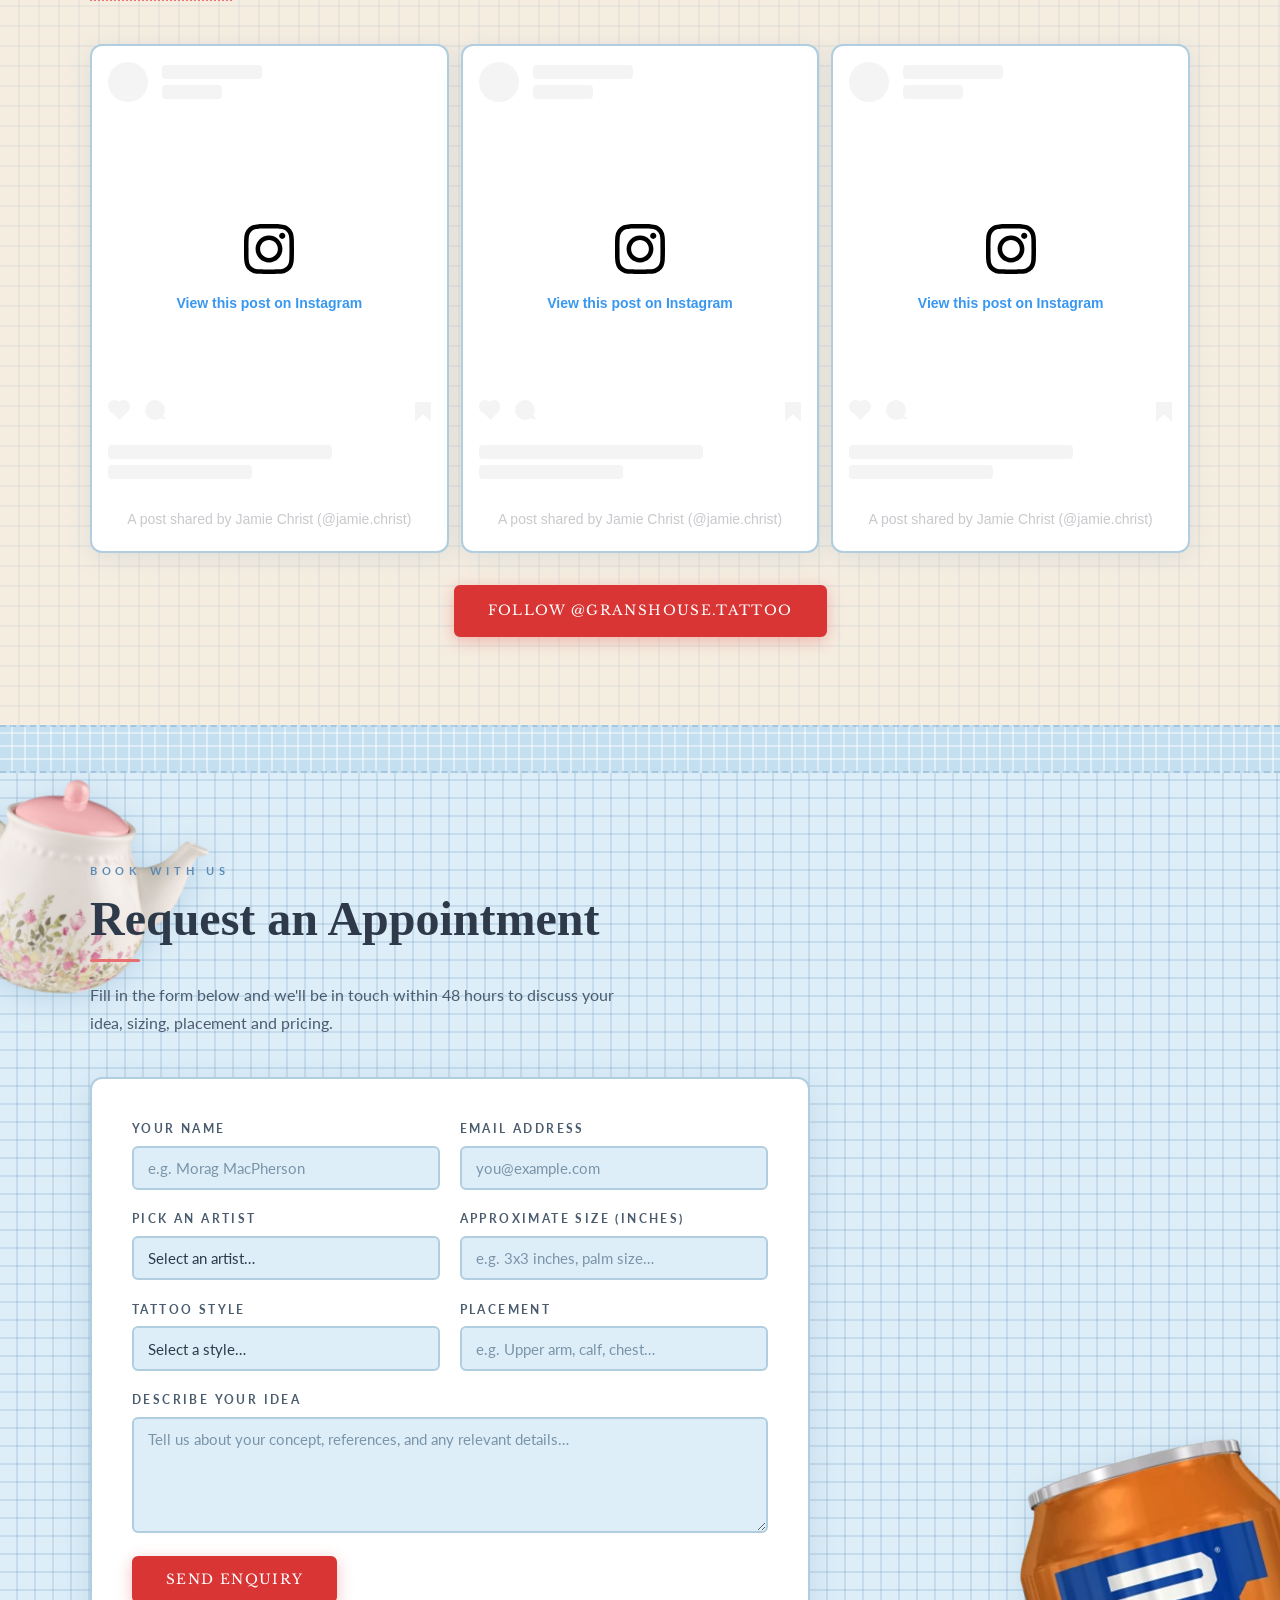
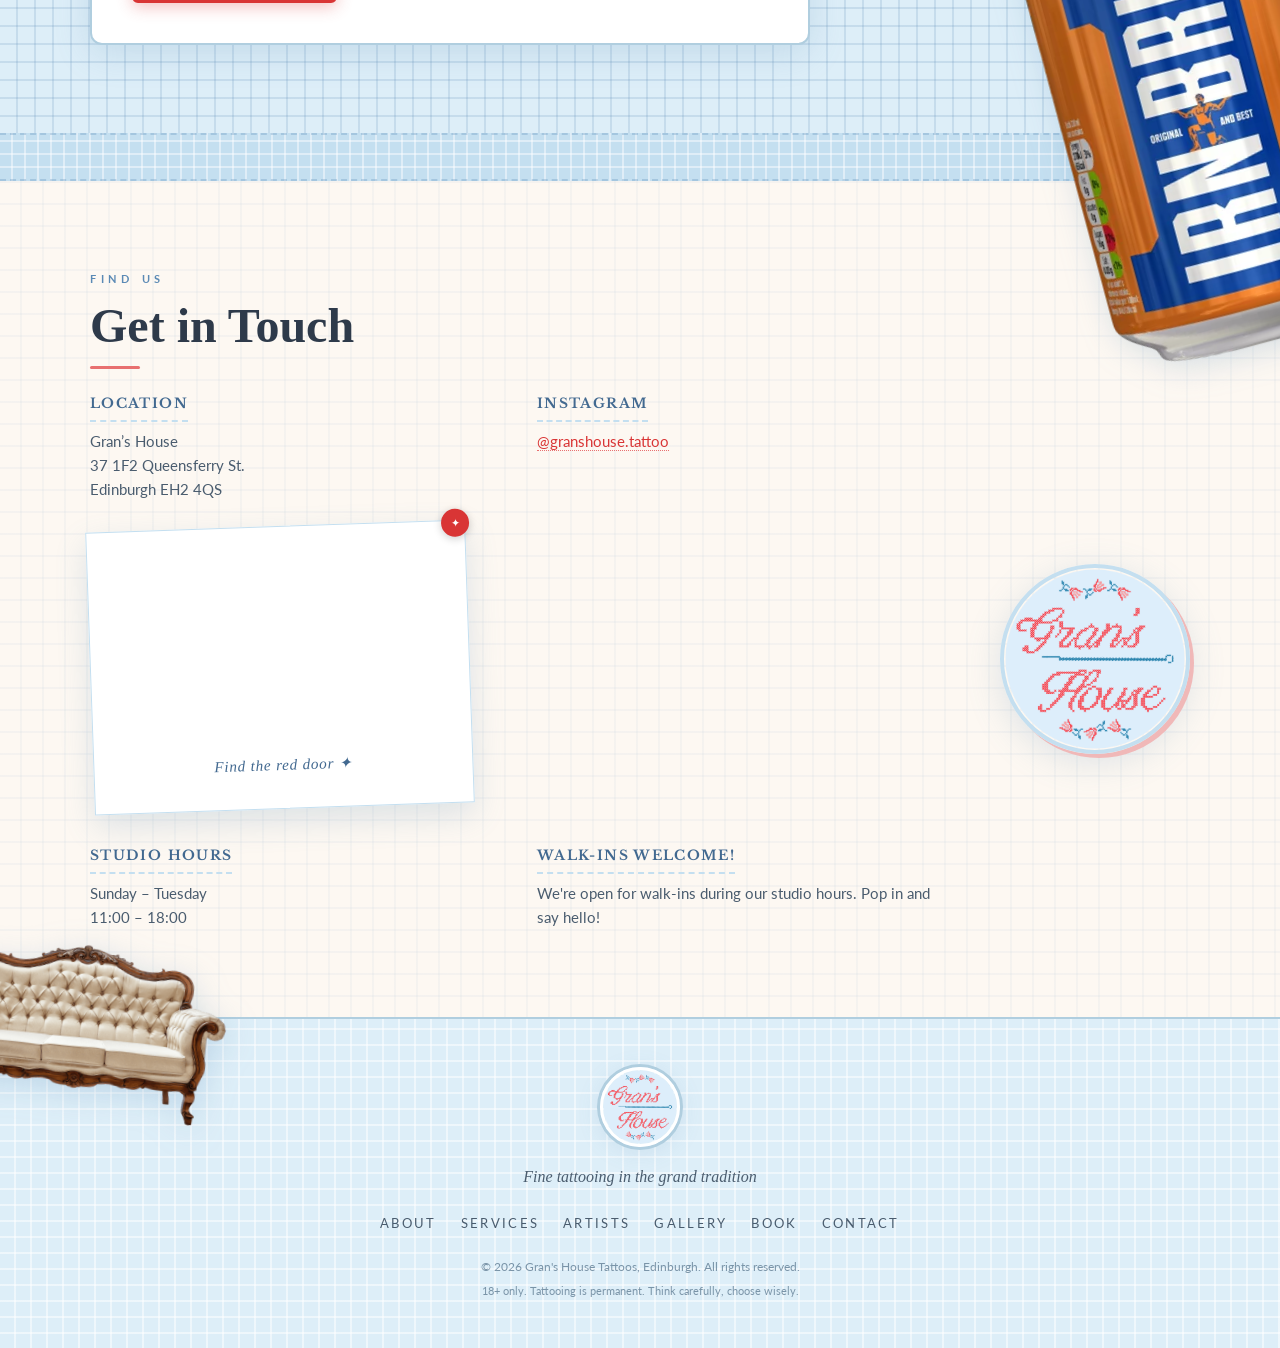
<file: index__form-to-fix.html>
<!DOCTYPE html>
<html lang="en">

<head>
  <meta charset="UTF-8" />
  <meta name="viewport" content="width=device-width, initial-scale=1.0" />
  <title>Gran's House Tattoos – Scottish Tattoo Studio, Edinburgh</title>
  <meta name="description"
    content="Gran's House Tattoos is a refined Scottish tattoo studio offering bespoke illustrative, neo-tribal, and realism tattooing in the heart of Edinburgh." />
  <link rel="preconnect" href="https://fonts.googleapis.com" />
  <link rel="preconnect" href="https://fonts.gstatic.com" crossorigin />
  <link
    href="https://fonts.googleapis.com/css2?family=IM+Fell+English:ital@0;1&family=Libre+Baskerville:ital,wght@0,400;0,700;1,400&family=Lato:wght@300;400;700&display=swap"
    rel="stylesheet" />
  <link rel="stylesheet" href="style.css" />
</head>

<body>

  <!-- HEADER / NAV -->
  <header class="site-header" id="top">
    <div class="stitch-bar"></div>
    <nav class="nav-container">
      <div class="nav-logo">
        <a href="#top">
          <img src="Ilustración_sin_título (3).PNG" alt="Gran's House Tattoos Logo" class="logo-img" />
        </a>
      </div>
      <button class="hamburger" id="hamburger" aria-label="Open menu" aria-expanded="false">
        <span></span><span></span><span></span>
      </button>
      <ul class="nav-links" id="nav-links">
        <li><a href="#about">About</a></li>
        <li><a href="#services">Services</a></li>
        <li><a href="#artists">Artists</a></li>
        <li><a href="#gallery">Gallery</a></li>
        <li><a href="#booking">Book</a></li>
        <li><a href="#contact">Contact</a></li>
      </ul>
    </nav>
    <div class="stitch-bar"></div>
  </header>

  <!-- MOBILE NAV OVERLAY -->
  <div class="mobile-nav-overlay" id="mobile-nav">
    <div class="tartan-overlay-bg">
      <button class="close-menu" id="close-menu" aria-label="Close menu">✕</button>
      <ul>
        <li><a href="#about" class="mobile-nav-link">About</a></li>
        <li><a href="#services" class="mobile-nav-link">Services</a></li>
        <li><a href="#artists" class="mobile-nav-link">Artists</a></li>
        <li><a href="#gallery" class="mobile-nav-link">Gallery</a></li>
        <li><a href="#booking" class="mobile-nav-link">Book</a></li>
        <li><a href="#contact" class="mobile-nav-link">Contact</a></li>
      </ul>
    </div>
  </div>

  <!-- HERO -->
  <section class="hero" id="hero">
    <div class="container hero-container">
      <div class="hero-logo-wrap">
        <img src="Ilustración_sin_título (3).PNG" alt="Gran's House Tattoos" class="hero-logo" />
      </div>
      <div class="hero-content">
        <h1 class="hero-title">Warm craft. Bespoke stories. Stitched into skin.</h1>
        <p class="hero-subtitle">Based in Edinburgh.</p>
        <div class="hero-cta">
          <a href="#booking" class="btn btn-primary">Book a Session</a>
          <a href="#about" class="btn btn-outline">Our Story</a>
        </div>
      </div>
    </div>

    <!-- BREAKING THE GRID: teapot 1 -->
    <img src="assets/images/side-elements/teapot-1.png" class="btg-teapot btg-teapot--hero" aria-hidden="true" alt="" />
  </section>

  <!-- GINGHAM DIVIDER -->
  <div class="gingham-divider" aria-hidden="true"></div>

  <!-- ABOUT -->
  <section class="section about-section" id="about">
    <!-- BREAKING THE GRID: teapot 2 -->
    <img src="assets/images/side-elements/teapot-2.png" class="btg-teapot btg-teapot--about" aria-hidden="true" alt="" />
    <div class="container">
      <div class="section-label">Our Story</div>
      <h2 class="section-title">A Wee Bit of History</h2>
      <div class="about-grid">
        <div class="about-text">
          <p>Nestled in the heart of Edinburgh, Gran's House Tattoos is a studio built on warmth, craft, and a deep
            respect for the art of tattooing. Named after the kind of place that always felt like home — full of
            character, colour and good tea — we bring that same welcoming spirit to every appointment.</p>
          <p>Our artists specialise in illustrative, neo-tribal, and realism styles, drawing inspiration
            from Scotland's rich heritage: from Highland mythology to classic cross-stitch embroidery and the rugged
            beauty of the glens.</p>
          <p>Every piece is bespoke. Every client leaves with a story stitched into their skin.</p>
        </div>
        <div class="about-image-wrap">
          <div class="about-frame">
            <img src="image0.jpeg" alt="Gran's House Tattoos studio logo — dark navy version" class="about-img" />
          </div>
          <div class="about-frame about-frame--offset">
            <img src="Ilustración_sin_título.PNG" alt="Gran's House Tattoos — light version" class="about-img" />
          </div>
        </div>
      </div>
    </div>
  </section>

  <!-- GINGHAM DIVIDER -->
  <div class="gingham-divider" aria-hidden="true"></div>

  <!-- SERVICES -->
  <section class="section services-section" id="services">
    <!-- BREAKING THE GRID: lampshade -->
    <img src="assets/images/side-elements/floorlamp-1.webp" class="btg-teapot btg-lamp" aria-hidden="true" alt="" />
    <div class="container">
      <div class="section-label">What We Offer</div>
      <h2 class="section-title">Our Specialisms</h2>
      <div class="services-grid">
        <div class="service-card">
          <div class="service-icon">📖</div>
          <h3>Illustrative</h3>
          <p>Whimsical and story-driven artwork, ranging from delicate fine-line pieces to bold, graphic illustrations.</p>
        </div>
        <div class="service-card">
          <div class="service-icon">⚔️</div>
          <h3>Neo-Tribal</h3>
          <p>Modern takes on tribal aesthetics, blending sharp, flowing linework with contemporary organic forms.</p>
        </div>
        <div class="service-card">
          <div class="service-icon">👁️</div>
          <h3>Realism/Micro-Realism</h3>
          <p>High-fidelity detail in a range of sizes, specialising in portraits, flora, and life-like textures.</p>
        </div>
        <div class="service-card">
          <div class="service-icon">🪡</div>
          <h3>Handpoke</h3>
          <p>Machine-free, delicate tattooing with a unique, artisanal texture and a gentle process.</p>
        </div>
        <div class="service-card">
          <div class="service-icon">🎨</div>
          <h3>Abstract</h3>
          <p>Experimental and expressive designs that focus on form, flow, and artistic intuition over literal representation.</p>
        </div>
        <div class="service-card">
          <div class="service-icon">✨</div>
          <h3>Cover-Up/Rework</h3>
          <p>Expertly transforming or reviving existing tattoos with thoughtful planning and creative execution.</p>
        </div>
      </div>
    </div>
  </section>

  <!-- GINGHAM DIVIDER -->
  <div class="gingham-divider" aria-hidden="true"></div>

  <!-- ARTISTS -->
  <section class="section artists-section" id="artists">
    <div class="container">
      <div class="section-label">Our Hands</div>
      <h2 class="section-title">The Artists</h2>
      <div class="artists-grid">
        <!-- Chloé -->
        <div class="artist-card">
          <div class="artist-image-wrap">
            <img src="assets/images/artists/chloe.png" alt="Chloé" class="artist-img">
          </div>
          <div class="artist-info">
            <h3>Chloé</h3>
            <p class="artist-bio">Hey! I’m Chloé, an American born lady living in Edinburgh. My tattooing style is realism and micro realism in both color and black and grey. I particularly love doing portraits, animals, florals and shiny things. <br><br>When I’m not tattooing I love getting outside for a hike with my husband and my pup, reading, writing, drawing, painting, and spending time with friends and family. I’m also a big fan of tarot, astrology and all things witchy. Let’s chat star signs and fairy smut :D <br><br>See you at Gran’s House &lt;3</p>
            <a href="https://www.instagram.com/mackandthemoon" target="_blank" rel="noopener" class="artist-insta">@mackandthemoon</a>
          </div>
        </div>

        <!-- Alba -->
        <div class="artist-card">
          <div class="artist-image-wrap">
            <img src="assets/images/artists/alba.png" alt="Alba" class="artist-img">
          </div>
          <div class="artist-info">
            <h3>Alba</h3>
            <p class="artist-bio">Hey! <br><br>I’m Alba, a handpoke tattoo artist from Spain based in Edinburgh. <br><br>My style of tattooing is mostly ornamental, gothic and dotwork based portraits, paintings… etc. Most of my work is done in black but I’m always happy to work with a pop of colour!<br><br>Some of my other hobbies outside of making art are music, cooking, nature and specially books and reading! <br>So always open to hear all of your book recommendations to include them on my book club’s endless list! <br><br>See you at Gran’s House!</p>
            <a href="https://www.instagram.com/rents.handpoke" target="_blank" rel="noopener" class="artist-insta">@rents.handpoke</a>
          </div>
        </div>

        <!-- Jamie -->
        <div class="artist-card">
          <div class="artist-image-wrap">
            <img src="assets/images/artists/jamie.png" alt="Jamie" class="artist-img">
          </div>
          <div class="artist-info">
            <h3>Jamie</h3>
            <p class="artist-bio">I’m Jamie, a tattooer based in Edinburgh and the person behind Gran’s House.<br><br>I make tattoos that sit somewhere between fine line, tribal, and stuff I’m pulling from medieval imagery and whatever else I’m into at the time. Everything I do is custom — I’d rather make something that actually feels like you than just copy and paste ideas.<br><br>Gran’s House is named after my gran. I wanted to build a space that feels how her house felt — comfortable, open, no pressure. Somewhere you can come in, feel at ease, and leave with something meaningful.<br><br>I’m also into music and a bunch of other creative stuff, but tattooing’s always been the main thing. At the end of the day I just want to make good work and create an environment where people feel welcome.</p>
            <a href="https://www.instagram.com/jamie.christ" target="_blank" rel="noopener" class="artist-insta">@jamie.christ</a>
          </div>
        </div>
      </div>
    </div>
  </section>

  <!-- GINGHAM DIVIDER -->
  <div class="gingham-divider" aria-hidden="true"></div>

  <!-- GALLERY / INSTAGRAM -->
  <section class="section gallery-section" id="gallery">
    <!-- BREAKING THE GRID: soup -->
    <img src="assets/images/side-elements/soup.png" class="btg-teapot btg-soup" aria-hidden="true" alt="" />
    <div class="container">
      <div class="section-label">Curated Inspirations</div>
      <h2 class="section-title">From the Feed</h2>
      <p class="section-intro">
        Follow our work in progress and flash announcements on Instagram:
        <a href="https://www.instagram.com/granshouse.tattoo" target="_blank" rel="noopener"
          class="insta-link">@granshouse.tattoo</a>
      </p>

      <!-- ── MODE A: SnapWidget live feed ── -->
      <!-- Replace YOUR_WIDGET_ID_HERE with the number from snapwidget.com -->
      <div class="ig-snapwidget-wrap" id="ig-snapwidget">
        <iframe src="https://snapwidget.com/embed/YOUR_WIDGET_ID_HERE" class="snapwidget-widget"
          allowtransparency="true" frameborder="0" scrolling="no" title="Instagram feed — Gran's House Tattoos"
          aria-label="Instagram photo grid for @granshouse.tattoo"></iframe>
        <script async src="https://snapwidget.com/js/snapwidget.js"></script>
      </div>

      <!-- ── MODE B: Official individual post embeds (shown when SnapWidget is not set up) ── -->
      <!-- Paste your <blockquote class="instagram-media"> embeds inside here -->
      <div class="ig-post-embeds" id="ig-post-embeds" hidden>
        <!-- PASTE INSTAGRAM EMBED BLOCKQUOTES HERE — one per post -->
        <!-- Example structure (Instagram will replace this with the real post):
        <blockquote class="instagram-media" data-instgrm-permalink="https://www.instagram.com/p/YOURPOSTID/" data-instgrm-version="14">
          <a href="https://www.instagram.com/p/YOURPOSTID/">View post</a>
        </blockquote>
        -->
        <blockquote class="instagram-media" data-instgrm-captioned
          data-instgrm-permalink="https://www.instagram.com/p/DWb9BjYgiXg/?utm_source=ig_embed&amp;utm_campaign=loading"
          data-instgrm-version="14"
          style=" background:#FFF; border:0; border-radius:3px; box-shadow:0 0 1px 0 rgba(0,0,0,0.5),0 1px 10px 0 rgba(0,0,0,0.15); margin: 1px; max-width:540px; min-width:326px; padding:0; width:99.375%; width:-webkit-calc(100% - 2px); width:calc(100% - 2px);">
          <div style="padding:16px;"> <a
              href="https://www.instagram.com/p/DWb9BjYgiXg/?utm_source=ig_embed&amp;utm_campaign=loading"
              style=" background:#FFFFFF; line-height:0; padding:0 0; text-align:center; text-decoration:none; width:100%;"
              target="_blank">
              <div style=" display: flex; flex-direction: row; align-items: center;">
                <div
                  style="background-color: #F4F4F4; border-radius: 50%; flex-grow: 0; height: 40px; margin-right: 14px; width: 40px;">
                </div>
                <div style="display: flex; flex-direction: column; flex-grow: 1; justify-content: center;">
                  <div
                    style=" background-color: #F4F4F4; border-radius: 4px; flex-grow: 0; height: 14px; margin-bottom: 6px; width: 100px;">
                  </div>
                  <div style=" background-color: #F4F4F4; border-radius: 4px; flex-grow: 0; height: 14px; width: 60px;">
                  </div>
                </div>
              </div>
              <div style="padding: 19% 0;"></div>
              <div style="display:block; height:50px; margin:0 auto 12px; width:50px;"><svg width="50px" height="50px"
                  viewBox="0 0 60 60" version="1.1" xmlns="https://www.w3.org/2000/svg"
                  xmlns:xlink="https://www.w3.org/1999/xlink">
                  <g stroke="none" stroke-width="1" fill="none" fill-rule="evenodd">
                    <g transform="translate(-511.000000, -20.000000)" fill="#000000">
                      <g>
                        <path
                          d="M556.869,30.41 C554.814,30.41 553.148,32.076 553.148,34.131 C553.148,36.186 554.814,37.852 556.869,37.852 C558.924,37.852 560.59,36.186 560.59,34.131 C560.59,32.076 558.924,30.41 556.869,30.41 M541,60.657 C535.114,60.657 530.342,55.887 530.342,50 C530.342,44.114 535.114,39.342 541,39.342 C546.887,39.342 551.658,44.114 551.658,50 C551.658,55.887 546.887,60.657 541,60.657 M541,33.886 C532.1,33.886 524.886,41.1 524.886,50 C524.886,58.899 532.1,66.113 541,66.113 C549.9,66.113 557.115,58.899 557.115,50 C557.115,41.1 549.9,33.886 541,33.886 M565.378,62.101 C565.244,65.022 564.756,66.606 564.346,67.663 C563.803,69.06 563.154,70.057 562.106,71.106 C561.058,72.155 560.06,72.803 558.662,73.347 C557.607,73.757 556.021,74.244 553.102,74.378 C549.944,74.521 548.997,74.552 541,74.552 C533.003,74.552 532.056,74.521 528.898,74.378 C525.979,74.244 524.393,73.757 523.338,73.347 C521.94,72.803 520.942,72.155 519.894,71.106 C518.846,70.057 518.197,69.06 517.654,67.663 C517.244,66.606 516.755,65.022 516.623,62.101 C516.479,58.943 516.448,57.996 516.448,50 C516.448,42.003 516.479,41.056 516.623,37.899 C516.755,34.978 517.244,33.391 517.654,32.338 C518.197,30.938 518.846,29.942 519.894,28.894 C520.942,27.846 521.94,27.196 523.338,26.654 C524.393,26.244 525.979,25.756 528.898,25.623 C532.057,25.479 533.004,25.448 541,25.448 C548.997,25.448 549.943,25.479 553.102,25.623 C556.021,25.756 557.607,26.244 558.662,26.654 C560.06,27.196 561.058,27.846 562.106,28.894 C563.154,29.942 563.803,30.938 564.346,32.338 C564.756,33.391 565.244,34.978 565.378,37.899 C565.522,41.056 565.552,42.003 565.552,50 C565.552,57.996 565.522,58.943 565.378,62.101 M570.82,37.631 C570.674,34.438 570.167,32.258 569.425,30.349 C568.659,28.377 567.633,26.702 565.965,25.035 C564.297,23.368 562.623,22.342 560.652,21.575 C558.743,20.834 556.562,20.326 553.369,20.18 C550.169,20.033 549.148,20 541,20 C532.853,20 531.831,20.033 528.631,20.18 C525.438,20.326 523.257,20.834 521.349,21.575 C519.376,22.342 517.703,23.368 516.035,25.035 C514.368,26.702 513.342,28.377 512.574,30.349 C511.834,32.258 511.326,34.438 511.181,37.631 C511.035,40.831 511,41.851 511,50 C511,58.147 511.035,59.17 511.181,62.369 C511.326,65.562 511.834,67.743 512.574,69.651 C513.342,71.625 514.368,73.296 516.035,74.965 C517.703,76.634 519.376,77.658 521.349,78.425 C523.257,79.167 525.438,79.673 528.631,79.82 C531.831,79.965 532.853,80.001 541,80.001 C549.148,80.001 550.169,79.965 553.369,79.82 C556.562,79.673 558.743,79.167 560.652,78.425 C562.623,77.658 564.297,76.634 565.965,74.965 C567.633,73.296 568.659,71.625 569.425,69.651 C570.167,67.743 570.674,65.562 570.82,62.369 C570.966,59.17 571,58.147 571,50 C571,41.851 570.966,40.831 570.82,37.631">
                        </path>
                      </g>
                    </g>
                  </g>
                </svg></div>
              <div style="padding-top: 8px;">
                <div
                  style=" color:#3897f0; font-family:Arial,sans-serif; font-size:14px; font-style:normal; font-weight:550; line-height:18px;">
                  View this post on Instagram</div>
              </div>
              <div style="padding: 12.5% 0;"></div>
              <div style="display: flex; flex-direction: row; margin-bottom: 14px; align-items: center;">
                <div>
                  <div
                    style="background-color: #F4F4F4; border-radius: 50%; height: 12.5px; width: 12.5px; transform: translateX(0px) translateY(7px);">
                  </div>
                  <div
                    style="background-color: #F4F4F4; height: 12.5px; transform: rotate(-45deg) translateX(3px) translateY(1px); width: 12.5px; flex-grow: 0; margin-right: 14px; margin-left: 2px;">
                  </div>
                  <div
                    style="background-color: #F4F4F4; border-radius: 50%; height: 12.5px; width: 12.5px; transform: translateX(9px) translateY(-18px);">
                  </div>
                </div>
                <div style="margin-left: 8px;">
                  <div style=" background-color: #F4F4F4; border-radius: 50%; flex-grow: 0; height: 20px; width: 20px;">
                  </div>
                  <div
                    style=" width: 0; height: 0; border-top: 2px solid transparent; border-left: 6px solid #f4f4f4; border-bottom: 2px solid transparent; transform: translateX(16px) translateY(-4px) rotate(30deg)">
                  </div>
                </div>
                <div style="margin-left: auto;">
                  <div
                    style=" width: 0px; border-top: 8px solid #F4F4F4; border-right: 8px solid transparent; transform: translateY(16px);">
                  </div>
                  <div
                    style=" background-color: #F4F4F4; flex-grow: 0; height: 12px; width: 16px; transform: translateY(-4px);">
                  </div>
                  <div
                    style=" width: 0; height: 0; border-top: 8px solid #F4F4F4; border-left: 8px solid transparent; transform: translateY(-4px) translateX(8px);">
                  </div>
                </div>
              </div>
              <div
                style="display: flex; flex-direction: column; flex-grow: 1; justify-content: center; margin-bottom: 24px;">
                <div
                  style=" background-color: #F4F4F4; border-radius: 4px; flex-grow: 0; height: 14px; margin-bottom: 6px; width: 224px;">
                </div>
                <div style=" background-color: #F4F4F4; border-radius: 4px; flex-grow: 0; height: 14px; width: 144px;">
                </div>
              </div>
            </a>
            <p
              style=" color:#c9c8cd; font-family:Arial,sans-serif; font-size:14px; line-height:17px; margin-bottom:0; margin-top:8px; overflow:hidden; padding:8px 0 7px; text-align:center; text-overflow:ellipsis; white-space:nowrap;">
              <a href="https://www.instagram.com/p/DWb9BjYgiXg/?utm_source=ig_embed&amp;utm_campaign=loading"
                style=" color:#c9c8cd; font-family:Arial,sans-serif; font-size:14px; font-style:normal; font-weight:normal; line-height:17px; text-decoration:none;"
                target="_blank">A post shared by Jamie Christ (@jamie.christ)</a>
            </p>
          </div>
        </blockquote>
        <script async src="//www.instagram.com/embed.js"></script>
        <blockquote class="instagram-media" data-instgrm-captioned
          data-instgrm-permalink="https://www.instagram.com/p/DV_mzFVAmsB/?utm_source=ig_embed&amp;utm_campaign=loading"
          data-instgrm-version="14"
          style=" background:#FFF; border:0; border-radius:3px; box-shadow:0 0 1px 0 rgba(0,0,0,0.5),0 1px 10px 0 rgba(0,0,0,0.15); margin: 1px; max-width:540px; min-width:326px; padding:0; width:99.375%; width:-webkit-calc(100% - 2px); width:calc(100% - 2px);">
          <div style="padding:16px;"> <a
              href="https://www.instagram.com/p/DV_mzFVAmsB/?utm_source=ig_embed&amp;utm_campaign=loading"
              style=" background:#FFFFFF; line-height:0; padding:0 0; text-align:center; text-decoration:none; width:100%;"
              target="_blank">
              <div style=" display: flex; flex-direction: row; align-items: center;">
                <div
                  style="background-color: #F4F4F4; border-radius: 50%; flex-grow: 0; height: 40px; margin-right: 14px; width: 40px;">
                </div>
                <div style="display: flex; flex-direction: column; flex-grow: 1; justify-content: center;">
                  <div
                    style=" background-color: #F4F4F4; border-radius: 4px; flex-grow: 0; height: 14px; margin-bottom: 6px; width: 100px;">
                  </div>
                  <div style=" background-color: #F4F4F4; border-radius: 4px; flex-grow: 0; height: 14px; width: 60px;">
                  </div>
                </div>
              </div>
              <div style="padding: 19% 0;"></div>
              <div style="display:block; height:50px; margin:0 auto 12px; width:50px;"><svg width="50px" height="50px"
                  viewBox="0 0 60 60" version="1.1" xmlns="https://www.w3.org/2000/svg"
                  xmlns:xlink="https://www.w3.org/1999/xlink">
                  <g stroke="none" stroke-width="1" fill="none" fill-rule="evenodd">
                    <g transform="translate(-511.000000, -20.000000)" fill="#000000">
                      <g>
                        <path
                          d="M556.869,30.41 C554.814,30.41 553.148,32.076 553.148,34.131 C553.148,36.186 554.814,37.852 556.869,37.852 C558.924,37.852 560.59,36.186 560.59,34.131 C560.59,32.076 558.924,30.41 556.869,30.41 M541,60.657 C535.114,60.657 530.342,55.887 530.342,50 C530.342,44.114 535.114,39.342 541,39.342 C546.887,39.342 551.658,44.114 551.658,50 C551.658,55.887 546.887,60.657 541,60.657 M541,33.886 C532.1,33.886 524.886,41.1 524.886,50 C524.886,58.899 532.1,66.113 541,66.113 C549.9,66.113 557.115,58.899 557.115,50 C557.115,41.1 549.9,33.886 541,33.886 M565.378,62.101 C565.244,65.022 564.756,66.606 564.346,67.663 C563.803,69.06 563.154,70.057 562.106,71.106 C561.058,72.155 560.06,72.803 558.662,73.347 C557.607,73.757 556.021,74.244 553.102,74.378 C549.944,74.521 548.997,74.552 541,74.552 C533.003,74.552 532.056,74.521 528.898,74.378 C525.979,74.244 524.393,73.757 523.338,73.347 C521.94,72.803 520.942,72.155 519.894,71.106 C518.846,70.057 518.197,69.06 517.654,67.663 C517.244,66.606 516.755,65.022 516.623,62.101 C516.479,58.943 516.448,57.996 516.448,50 C516.448,42.003 516.479,41.056 516.623,37.899 C516.755,34.978 517.244,33.391 517.654,32.338 C518.197,30.938 518.846,29.942 519.894,28.894 C520.942,27.846 521.94,27.196 523.338,26.654 C524.393,26.244 525.979,25.756 528.898,25.623 C532.057,25.479 533.004,25.448 541,25.448 C548.997,25.448 549.943,25.479 553.102,25.623 C556.021,25.756 557.607,26.244 558.662,26.654 C560.06,27.196 561.058,27.846 562.106,28.894 C563.154,29.942 563.803,30.938 564.346,32.338 C564.756,33.391 565.244,34.978 565.378,37.899 C565.522,41.056 565.552,42.003 565.552,50 C565.552,57.996 565.522,58.943 565.378,62.101 M570.82,37.631 C570.674,34.438 570.167,32.258 569.425,30.349 C568.659,28.377 567.633,26.702 565.965,25.035 C564.297,23.368 562.623,22.342 560.652,21.575 C558.743,20.834 556.562,20.326 553.369,20.18 C550.169,20.033 549.148,20 541,20 C532.853,20 531.831,20.033 528.631,20.18 C525.438,20.326 523.257,20.834 521.349,21.575 C519.376,22.342 517.703,23.368 516.035,25.035 C514.368,26.702 513.342,28.377 512.574,30.349 C511.834,32.258 511.326,34.438 511.181,37.631 C511.035,40.831 511,41.851 511,50 C511,58.147 511.035,59.17 511.181,62.369 C511.326,65.562 511.834,67.743 512.574,69.651 C513.342,71.625 514.368,73.296 516.035,74.965 C517.703,76.634 519.376,77.658 521.349,78.425 C523.257,79.167 525.438,79.673 528.631,79.82 C531.831,79.965 532.853,80.001 541,80.001 C549.148,80.001 550.169,79.965 553.369,79.82 C556.562,79.673 558.743,79.167 560.652,78.425 C562.623,77.658 564.297,76.634 565.965,74.965 C567.633,73.296 568.659,71.625 569.425,69.651 C570.167,67.743 570.674,65.562 570.82,62.369 C570.966,59.17 571,58.147 571,50 C571,41.851 570.966,40.831 570.82,37.631">
                        </path>
                      </g>
                    </g>
                  </g>
                </svg></div>
              <div style="padding-top: 8px;">
                <div
                  style=" color:#3897f0; font-family:Arial,sans-serif; font-size:14px; font-style:normal; font-weight:550; line-height:18px;">
                  View this post on Instagram</div>
              </div>
              <div style="padding: 12.5% 0;"></div>
              <div style="display: flex; flex-direction: row; margin-bottom: 14px; align-items: center;">
                <div>
                  <div
                    style="background-color: #F4F4F4; border-radius: 50%; height: 12.5px; width: 12.5px; transform: translateX(0px) translateY(7px);">
                  </div>
                  <div
                    style="background-color: #F4F4F4; height: 12.5px; transform: rotate(-45deg) translateX(3px) translateY(1px); width: 12.5px; flex-grow: 0; margin-right: 14px; margin-left: 2px;">
                  </div>
                  <div
                    style="background-color: #F4F4F4; border-radius: 50%; height: 12.5px; width: 12.5px; transform: translateX(9px) translateY(-18px);">
                  </div>
                </div>
                <div style="margin-left: 8px;">
                  <div style=" background-color: #F4F4F4; border-radius: 50%; flex-grow: 0; height: 20px; width: 20px;">
                  </div>
                  <div
                    style=" width: 0; height: 0; border-top: 2px solid transparent; border-left: 6px solid #f4f4f4; border-bottom: 2px solid transparent; transform: translateX(16px) translateY(-4px) rotate(30deg)">
                  </div>
                </div>
                <div style="margin-left: auto;">
                  <div
                    style=" width: 0px; border-top: 8px solid #F4F4F4; border-right: 8px solid transparent; transform: translateY(16px);">
                  </div>
                  <div
                    style=" background-color: #F4F4F4; flex-grow: 0; height: 12px; width: 16px; transform: translateY(-4px);">
                  </div>
                  <div
                    style=" width: 0; height: 0; border-top: 8px solid #F4F4F4; border-left: 8px solid transparent; transform: translateY(-4px) translateX(8px);">
                  </div>
                </div>
              </div>
              <div
                style="display: flex; flex-direction: column; flex-grow: 1; justify-content: center; margin-bottom: 24px;">
                <div
                  style=" background-color: #F4F4F4; border-radius: 4px; flex-grow: 0; height: 14px; margin-bottom: 6px; width: 224px;">
                </div>
                <div style=" background-color: #F4F4F4; border-radius: 4px; flex-grow: 0; height: 14px; width: 144px;">
                </div>
              </div>
            </a>
            <p
              style=" color:#c9c8cd; font-family:Arial,sans-serif; font-size:14px; line-height:17px; margin-bottom:0; margin-top:8px; overflow:hidden; padding:8px 0 7px; text-align:center; text-overflow:ellipsis; white-space:nowrap;">
              <a href="https://www.instagram.com/p/DV_mzFVAmsB/?utm_source=ig_embed&amp;utm_campaign=loading"
                style=" color:#c9c8cd; font-family:Arial,sans-serif; font-size:14px; font-style:normal; font-weight:normal; line-height:17px; text-decoration:none;"
                target="_blank">A post shared by Jamie Christ (@jamie.christ)</a>
            </p>
          </div>
        </blockquote>
        <script async src="//www.instagram.com/embed.js"></script>
        <blockquote class="instagram-media" data-instgrm-captioned
          data-instgrm-permalink="https://www.instagram.com/reel/DV6cT-DAkLP/?utm_source=ig_embed&amp;utm_campaign=loading"
          data-instgrm-version="14"
          style=" background:#FFF; border:0; border-radius:3px; box-shadow:0 0 1px 0 rgba(0,0,0,0.5),0 1px 10px 0 rgba(0,0,0,0.15); margin: 1px; max-width:540px; min-width:326px; padding:0; width:99.375%; width:-webkit-calc(100% - 2px); width:calc(100% - 2px);">
          <div style="padding:16px;"> <a
              href="https://www.instagram.com/reel/DV6cT-DAkLP/?utm_source=ig_embed&amp;utm_campaign=loading"
              style=" background:#FFFFFF; line-height:0; padding:0 0; text-align:center; text-decoration:none; width:100%;"
              target="_blank">
              <div style=" display: flex; flex-direction: row; align-items: center;">
                <div
                  style="background-color: #F4F4F4; border-radius: 50%; flex-grow: 0; height: 40px; margin-right: 14px; width: 40px;">
                </div>
                <div style="display: flex; flex-direction: column; flex-grow: 1; justify-content: center;">
                  <div
                    style=" background-color: #F4F4F4; border-radius: 4px; flex-grow: 0; height: 14px; margin-bottom: 6px; width: 100px;">
                  </div>
                  <div style=" background-color: #F4F4F4; border-radius: 4px; flex-grow: 0; height: 14px; width: 60px;">
                  </div>
                </div>
              </div>
              <div style="padding: 19% 0;"></div>
              <div style="display:block; height:50px; margin:0 auto 12px; width:50px;"><svg width="50px" height="50px"
                  viewBox="0 0 60 60" version="1.1" xmlns="https://www.w3.org/2000/svg"
                  xmlns:xlink="https://www.w3.org/1999/xlink">
                  <g stroke="none" stroke-width="1" fill="none" fill-rule="evenodd">
                    <g transform="translate(-511.000000, -20.000000)" fill="#000000">
                      <g>
                        <path
                          d="M556.869,30.41 C554.814,30.41 553.148,32.076 553.148,34.131 C553.148,36.186 554.814,37.852 556.869,37.852 C558.924,37.852 560.59,36.186 560.59,34.131 C560.59,32.076 558.924,30.41 556.869,30.41 M541,60.657 C535.114,60.657 530.342,55.887 530.342,50 C530.342,44.114 535.114,39.342 541,39.342 C546.887,39.342 551.658,44.114 551.658,50 C551.658,55.887 546.887,60.657 541,60.657 M541,33.886 C532.1,33.886 524.886,41.1 524.886,50 C524.886,58.899 532.1,66.113 541,66.113 C549.9,66.113 557.115,58.899 557.115,50 C557.115,41.1 549.9,33.886 541,33.886 M565.378,62.101 C565.244,65.022 564.756,66.606 564.346,67.663 C563.803,69.06 563.154,70.057 562.106,71.106 C561.058,72.155 560.06,72.803 558.662,73.347 C557.607,73.757 556.021,74.244 553.102,74.378 C549.944,74.521 548.997,74.552 541,74.552 C533.003,74.552 532.056,74.521 528.898,74.378 C525.979,74.244 524.393,73.757 523.338,73.347 C521.94,72.803 520.942,72.155 519.894,71.106 C518.846,70.057 518.197,69.06 517.654,67.663 C517.244,66.606 516.755,65.022 516.623,62.101 C516.479,58.943 516.448,57.996 516.448,50 C516.448,42.003 516.479,41.056 516.623,37.899 C516.755,34.978 517.244,33.391 517.654,32.338 C518.197,30.938 518.846,29.942 519.894,28.894 C520.942,27.846 521.94,27.196 523.338,26.654 C524.393,26.244 525.979,25.756 528.898,25.623 C532.057,25.479 533.004,25.448 541,25.448 C548.997,25.448 549.943,25.479 553.102,25.623 C556.021,25.756 557.607,26.244 558.662,26.654 C560.06,27.196 561.058,27.846 562.106,28.894 C563.154,29.942 563.803,30.938 564.346,32.338 C564.756,33.391 565.244,34.978 565.378,37.899 C565.522,41.056 565.552,42.003 565.552,50 C565.552,57.996 565.522,58.943 565.378,62.101 M570.82,37.631 C570.674,34.438 570.167,32.258 569.425,30.349 C568.659,28.377 567.633,26.702 565.965,25.035 C564.297,23.368 562.623,22.342 560.652,21.575 C558.743,20.834 556.562,20.326 553.369,20.18 C550.169,20.033 549.148,20 541,20 C532.853,20 531.831,20.033 528.631,20.18 C525.438,20.326 523.257,20.834 521.349,21.575 C519.376,22.342 517.703,23.368 516.035,25.035 C514.368,26.702 513.342,28.377 512.574,30.349 C511.834,32.258 511.326,34.438 511.181,37.631 C511.035,40.831 511,41.851 511,50 C511,58.147 511.035,59.17 511.181,62.369 C511.326,65.562 511.834,67.743 512.574,69.651 C513.342,71.625 514.368,73.296 516.035,74.965 C517.703,76.634 519.376,77.658 521.349,78.425 C523.257,79.167 525.438,79.673 528.631,79.82 C531.831,79.965 532.853,80.001 541,80.001 C549.148,80.001 550.169,79.965 553.369,79.82 C556.562,79.673 558.743,79.167 560.652,78.425 C562.623,77.658 564.297,76.634 565.965,74.965 C567.633,73.296 568.659,71.625 569.425,69.651 C570.167,67.743 570.674,65.562 570.82,62.369 C570.966,59.17 571,58.147 571,50 C571,41.851 570.966,40.831 570.82,37.631">
                        </path>
                      </g>
                    </g>
                  </g>
                </svg></div>
              <div style="padding-top: 8px;">
                <div
                  style=" color:#3897f0; font-family:Arial,sans-serif; font-size:14px; font-style:normal; font-weight:550; line-height:18px;">
                  View this post on Instagram</div>
              </div>
              <div style="padding: 12.5% 0;"></div>
              <div style="display: flex; flex-direction: row; margin-bottom: 14px; align-items: center;">
                <div>
                  <div
                    style="background-color: #F4F4F4; border-radius: 50%; height: 12.5px; width: 12.5px; transform: translateX(0px) translateY(7px);">
                  </div>
                  <div
                    style="background-color: #F4F4F4; height: 12.5px; transform: rotate(-45deg) translateX(3px) translateY(1px); width: 12.5px; flex-grow: 0; margin-right: 14px; margin-left: 2px;">
                  </div>
                  <div
                    style="background-color: #F4F4F4; border-radius: 50%; height: 12.5px; width: 12.5px; transform: translateX(9px) translateY(-18px);">
                  </div>
                </div>
                <div style="margin-left: 8px;">
                  <div style=" background-color: #F4F4F4; border-radius: 50%; flex-grow: 0; height: 20px; width: 20px;">
                  </div>
                  <div
                    style=" width: 0; height: 0; border-top: 2px solid transparent; border-left: 6px solid #f4f4f4; border-bottom: 2px solid transparent; transform: translateX(16px) translateY(-4px) rotate(30deg)">
                  </div>
                </div>
                <div style="margin-left: auto;">
                  <div
                    style=" width: 0px; border-top: 8px solid #F4F4F4; border-right: 8px solid transparent; transform: translateY(16px);">
                  </div>
                  <div
                    style=" background-color: #F4F4F4; flex-grow: 0; height: 12px; width: 16px; transform: translateY(-4px);">
                  </div>
                  <div
                    style=" width: 0; height: 0; border-top: 8px solid #F4F4F4; border-left: 8px solid transparent; transform: translateY(-4px) translateX(8px);">
                  </div>
                </div>
              </div>
              <div
                style="display: flex; flex-direction: column; flex-grow: 1; justify-content: center; margin-bottom: 24px;">
                <div
                  style=" background-color: #F4F4F4; border-radius: 4px; flex-grow: 0; height: 14px; margin-bottom: 6px; width: 224px;">
                </div>
                <div style=" background-color: #F4F4F4; border-radius: 4px; flex-grow: 0; height: 14px; width: 144px;">
                </div>
              </div>
            </a>
            <p
              style=" color:#c9c8cd; font-family:Arial,sans-serif; font-size:14px; line-height:17px; margin-bottom:0; margin-top:8px; overflow:hidden; padding:8px 0 7px; text-align:center; text-overflow:ellipsis; white-space:nowrap;">
              <a href="https://www.instagram.com/reel/DV6cT-DAkLP/?utm_source=ig_embed&amp;utm_campaign=loading"
                style=" color:#c9c8cd; font-family:Arial,sans-serif; font-size:14px; font-style:normal; font-weight:normal; line-height:17px; text-decoration:none;"
                target="_blank">A post shared by Jamie Christ (@jamie.christ)</a></p>
          </div>
        </blockquote>
        <script async src="//www.instagram.com/embed.js"></script>
      </div>

      <!-- Fallback: shown when neither mode is set up yet -->
      <div class="ig-placeholder" id="ig-placeholder">
        <div class="ig-placeholder-inner">
          <span class="ig-placeholder-icon">🧵</span>
          <p>Instagram gallery coming soon.</p>
          <p class="ig-placeholder-sub">See the setup instructions in <code>index.html</code> (search for "MODE A" or
            "MODE B").</p>
        </div>
      </div>

      <div class="gallery-cta">
        <a href="https://www.instagram.com/granshouse.tattoo" target="_blank" rel="noopener" class="btn btn-primary">Follow
          @granshouse.tattoo</a>
      </div>
    </div>
  </section>

  <!-- Instagram embed script — only loads when Mode B blockquotes are present -->
  <script>
    (function () {
      var snapWidget = document.getElementById('ig-snapwidget');
      var postEmbeds = document.getElementById('ig-post-embeds');
      var placeholder = document.getElementById('ig-placeholder');

      // Check whether SnapWidget is properly configured
      var snapIframe = snapWidget ? snapWidget.querySelector('iframe') : null;
      var snapSrc = snapIframe ? snapIframe.src : '';
      var snapReady = snapSrc && !snapSrc.includes('YOUR_WIDGET_ID_HERE');

      // Check whether any blockquote embeds have been pasted
      var hasEmbeds = postEmbeds && postEmbeds.querySelectorAll('blockquote.instagram-media').length > 0;

      if (snapReady) {
        // Mode A active — hide everything else
        if (postEmbeds) postEmbeds.hidden = true;
        if (placeholder) placeholder.hidden = true;
      } else if (hasEmbeds) {
        // Mode B active — hide SnapWidget wrapper and placeholder
        if (snapWidget) snapWidget.hidden = true;
        if (placeholder) placeholder.hidden = true;
        postEmbeds.hidden = false;
        // Trigger Instagram's embed renderer
        if (window.instgrm) {
          window.instgrm.Embeds.process();
        } else {
          var s = document.createElement('script');
          s.async = true;
          s.src = '//www.instagram.com/embed.js';
          document.body.appendChild(s);
        }
      } else {
        // Neither mode configured yet — show placeholder
        if (snapWidget) snapWidget.hidden = true;
        if (postEmbeds) postEmbeds.hidden = true;
        if (placeholder) placeholder.hidden = false;
      }
    })();
  </script>

  <!-- GINGHAM DIVIDER -->
  <div class="gingham-divider" aria-hidden="true"></div>

  <!-- BOOKING -->
  <section class="section booking-section" id="booking">
    <!-- BREAKING THE GRID: teapot 3 -->
    <img src="assets/images/side-elements/teapot-3.png" class="btg-teapot btg-teapot--booking" aria-hidden="true" alt="" />
    <div class="container booking-container">
      <div class="section-label">Book With Us</div>
      <h2 class="section-title">Request an Appointment</h2>
      <p class="section-intro">Fill in the form below and we'll be in touch within 48 hours to discuss your idea,
        sizing, placement and pricing.</p>
      <form action="https://formspree.io/f/gran@tattoosatgranshouse.com" method="POST" class="booking-form" id="booking-form" novalidate>
        <!-- Formspree configuration -->
        <input type="hidden" name="_subject" value="New Tattoo Enquiry – Gran's House">
        <div class="form-row">
          <div class="form-group">
            <label for="name">Your Name</label>
            <input type="text" id="name" name="name" placeholder="e.g. Morag MacPherson" required />
          </div>
          <div class="form-group">
            <label for="email">Email Address</label>
            <input type="email" id="email" name="email" placeholder="you@example.com" required />
          </div>
        </div>
        <div class="form-row">
          <div class="form-group">
            <label for="artist">Pick an Artist</label>
            <select id="artist" name="artist">
              <option value="">Select an artist…</option>
              <option>Chloé</option>
              <option>Alba</option>
              <option>Jamie</option>
              <option>Not sure / Please recommend</option>
            </select>
          </div>
          <div class="form-group">
            <label for="size">Approximate Size (inches)</label>
            <input type="text" id="size" name="size" placeholder="e.g. 3x3 inches, palm size…" />
          </div>
        </div>
        <div class="form-row">
          <div class="form-group">
            <label for="style">Tattoo Style</label>
            <select id="style" name="style">
              <option value="">Select a style…</option>
              <option>Illustrative</option>
              <option>Neo-Tribal</option>
              <option>Realism/Micro-Realism</option>
              <option>Handpoke</option>
              <option>Abstract</option>
              <option>Cover-Up/Rework</option>
              <option>Other / Not Sure</option>
            </select>
          </div>
          <div class="form-group">
            <label for="placement">Placement</label>
            <input type="text" id="placement" name="placement" placeholder="e.g. Upper arm, calf, chest…" />
          </div>
        </div>
        <div class="form-group full">
          <label for="description">Describe Your Idea</label>
          <textarea id="description" name="description" rows="5"
            placeholder="Tell us about your concept, references, and any relevant details…"></textarea>
        </div>
        <div class="form-submit">
          <button type="submit" class="btn btn-primary" id="submit-booking">Send Enquiry</button>
        </div>
        <div class="form-success" id="form-success" aria-live="polite">
          ✦ Thank you! We'll be in touch within 48 hours.
        </div>
      </form>
    </div>
  </section>

  <!-- GINGHAM DIVIDER -->
  <div class="gingham-divider" aria-hidden="true"></div>

  <!-- CONTACT -->
  <section class="section contact-section" id="contact">
    <!-- BREAKING THE GRID: irn-bru -->
    <img src="assets/images/side-elements/irn-bru-2.webp" class="btg-teapot btg-irnbru" aria-hidden="true" alt="" />
    <!-- BREAKING THE GRID: couch -->
    <img src="assets/images/side-elements/couch-2.webp" class="btg-teapot btg-couch" aria-hidden="true" alt="" />
    <div class="container">
      <div class="section-label">Find Us</div>
      <h2 class="section-title">Get in Touch</h2>
      <div class="contact-grid">
        <div class="contact-info">
          <div class="contact-block">
            <h4>Location</h4>
            <p>Gran’s House<br />37 1F2 Queensferry St.<br />Edinburgh EH2 4QS</p>
            <div class="contact-map-variation">
              <div class="map-polaroid">
                <iframe 
                  src="https://www.google.com/maps?q=37+1F2+Queensferry+St+Edinburgh+EH2+4QS&output=embed" 
                  width="100%" height="200" style="border:0; display: block;" 
                  allowfullscreen="" loading="lazy">
                </iframe>
                <div class="map-caption">Find the red door ✦</div>
              </div>
            </div>
          </div>
          <div class="contact-block">
            <h4>Instagram</h4>
            <p><a href="https://www.instagram.com/granshouse.tattoo" target="_blank" rel="noopener">@granshouse.tattoo</a></p>
          </div>
          <div class="contact-block">
            <h4>Studio Hours</h4>
            <p>Sunday – Tuesday<br />11:00 – 18:00</p>
          </div>
          <div class="contact-block">
            <h4>Walk-Ins Welcome!</h4>
            <p>We're open for walk-ins during our studio hours. Pop in and say hello!</p>
          </div>
        </div>
        <div class="contact-crest">
          <img src="Ilustración_sin_título (3).PNG" alt="Gran's House Tattoos crest" class="crest-img" />
        </div>
      </div>
    </div>
  </section>

  <!-- FOOTER -->
  <footer class="site-footer">
    <div class="tartan-bar"></div>
    <div class="footer-inner container">
      <img src="Ilustración_sin_título (3).PNG" alt="Gran's House Tattoos" class="footer-logo" />
      <p class="footer-tagline"><em>Fine tattooing in the grand tradition</em></p>
      <nav class="footer-nav" aria-label="Footer navigation">
        <a href="#about">About</a>
        <a href="#services">Services</a>
        <a href="#artists">Artists</a>
        <a href="#gallery">Gallery</a>
        <a href="#booking">Book</a>
        <a href="#contact">Contact</a>
      </nav>
      <p class="footer-copy">© 2026 Gran's House Tattoos, Edinburgh. All rights reserved.</p>
      <p class="footer-copy small">18+ only. Tattooing is permanent. Think carefully, choose wisely.</p>
    </div>
    <div class="tartan-bar"></div>
  </footer>

  <script src="script.js"></script>
</body>

</html>
</file>
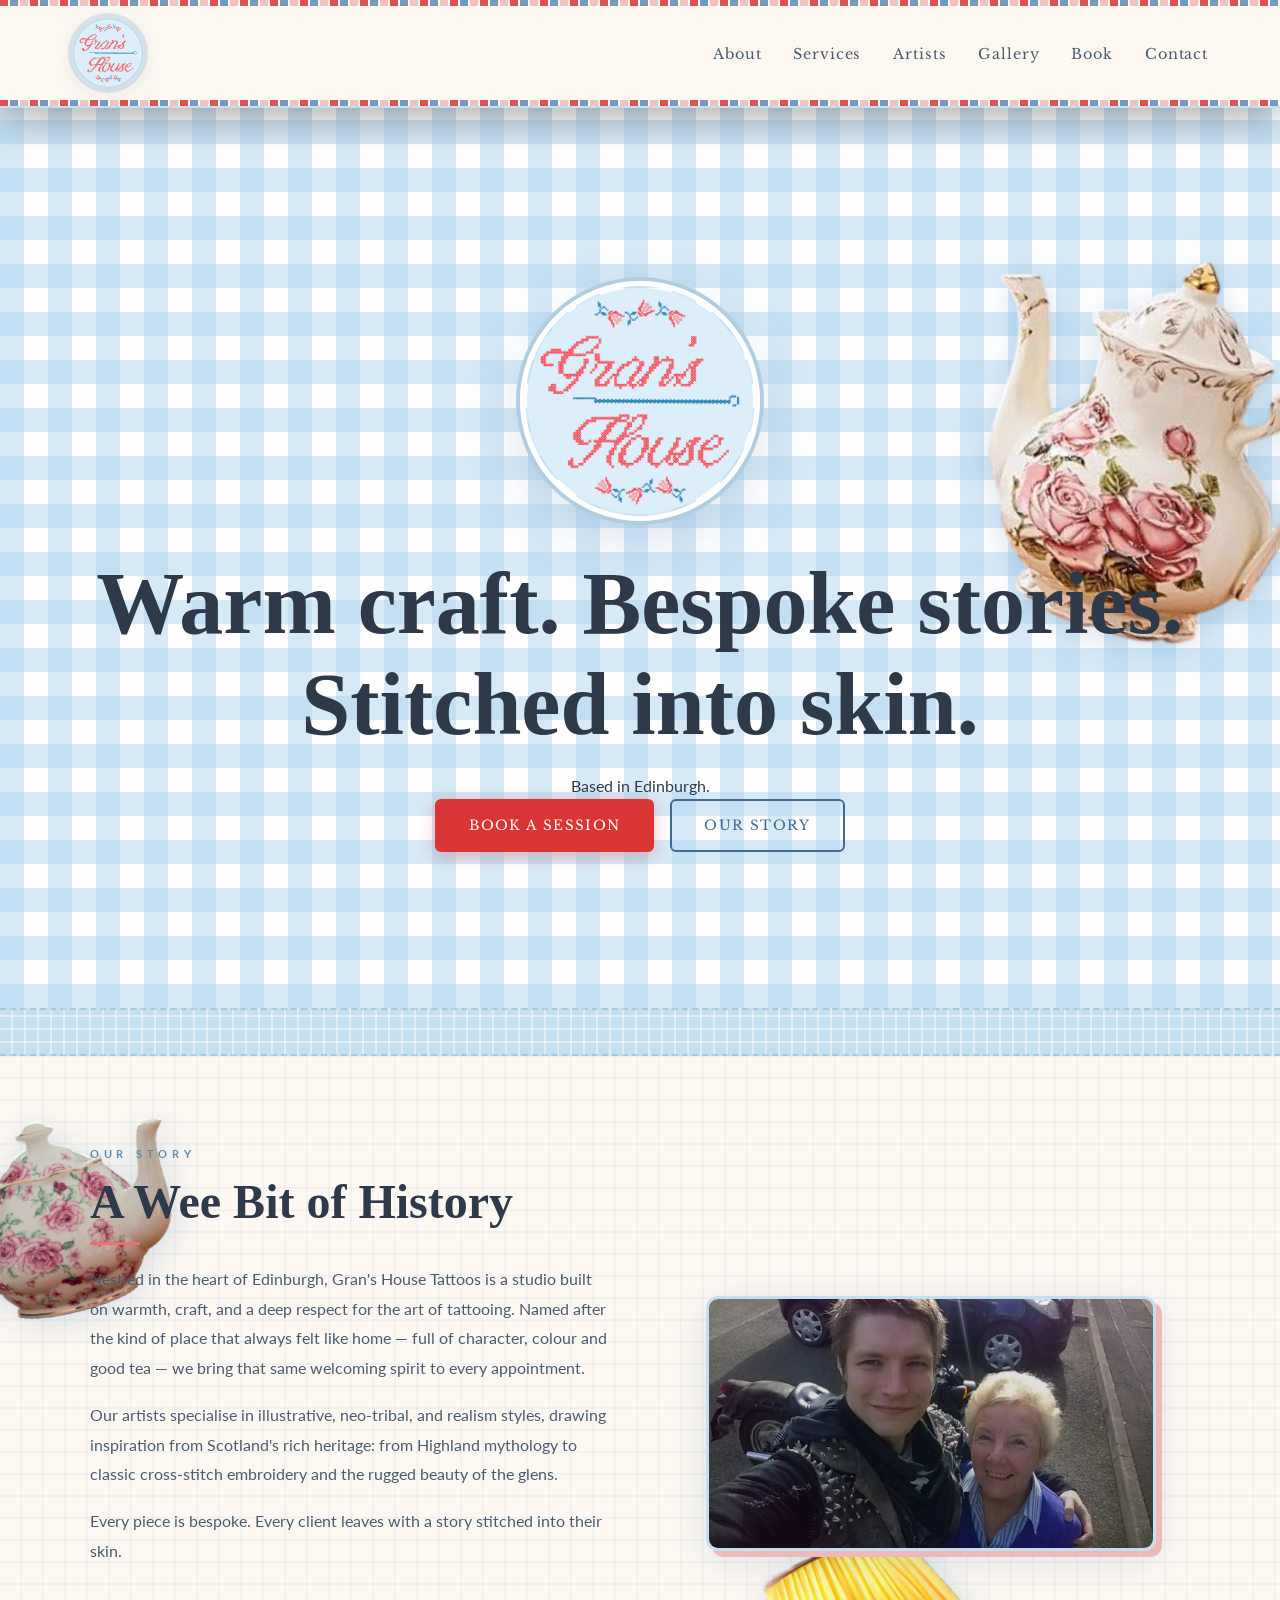
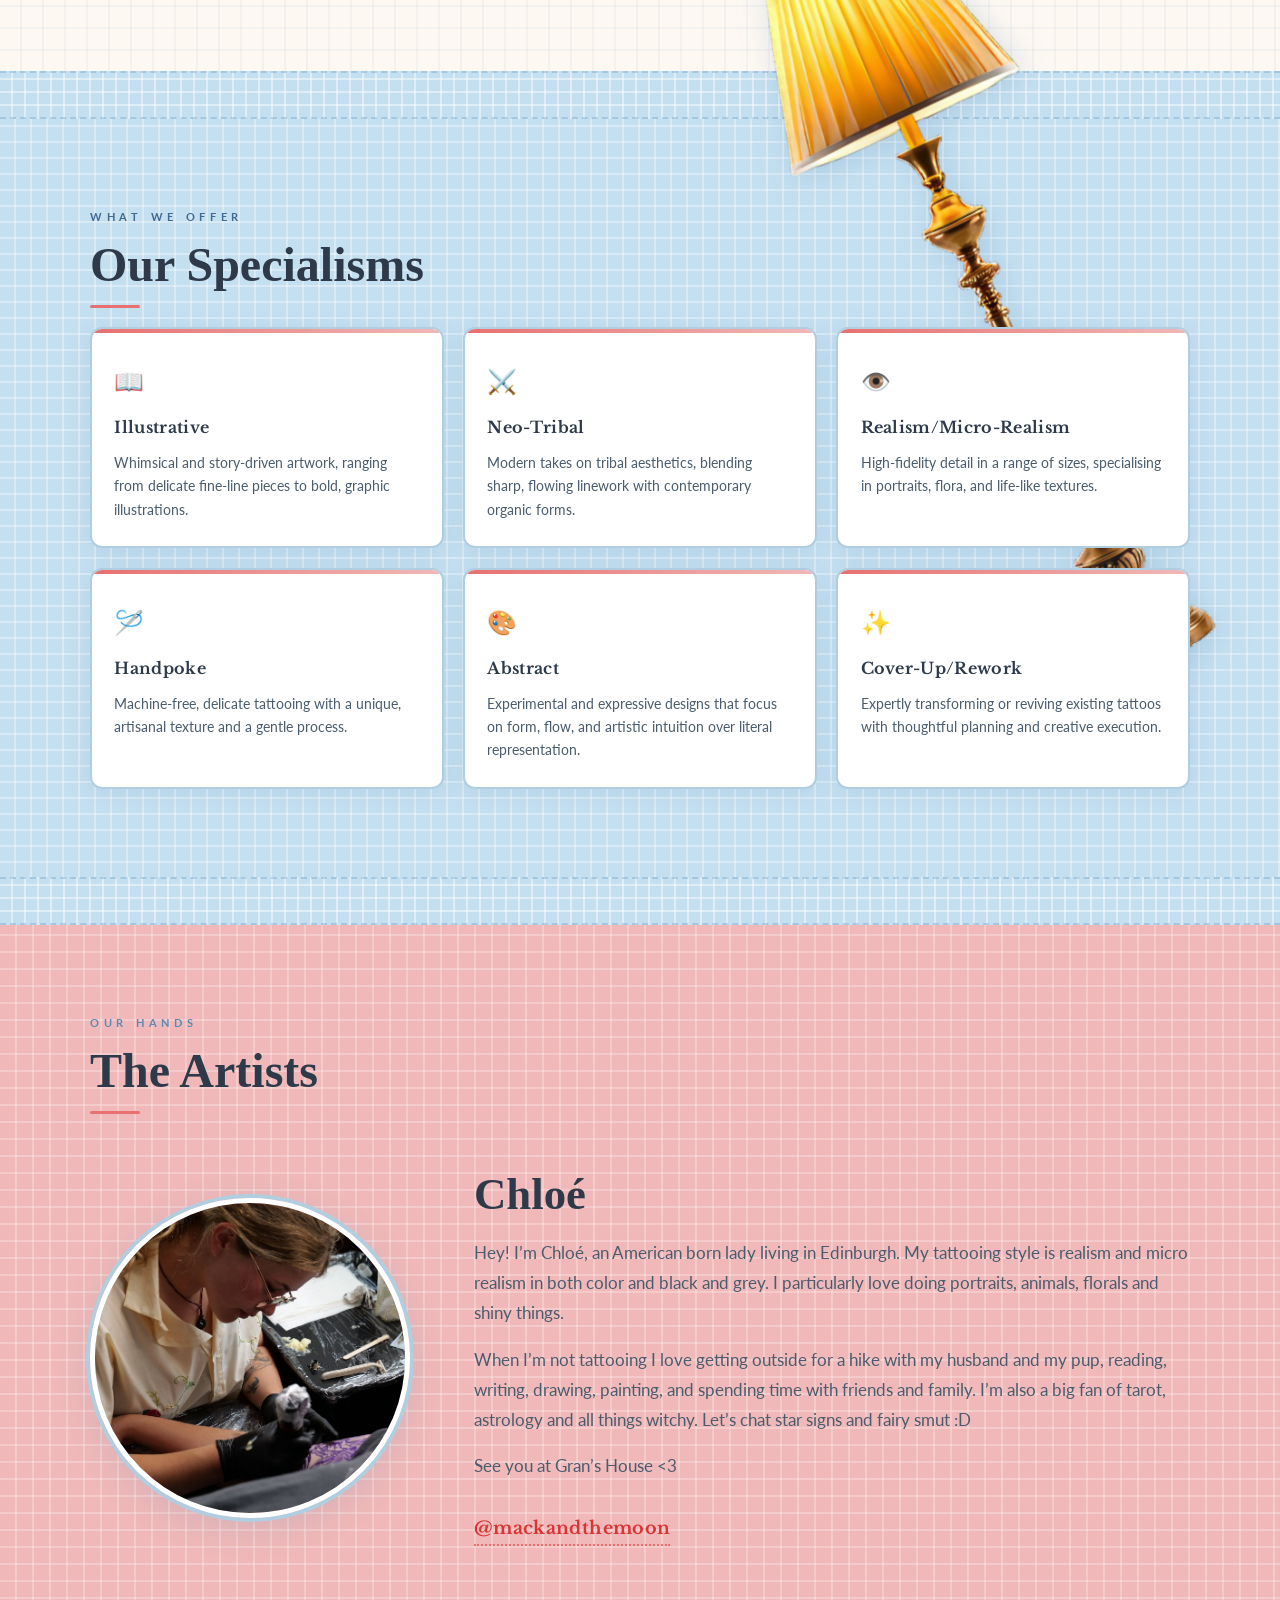
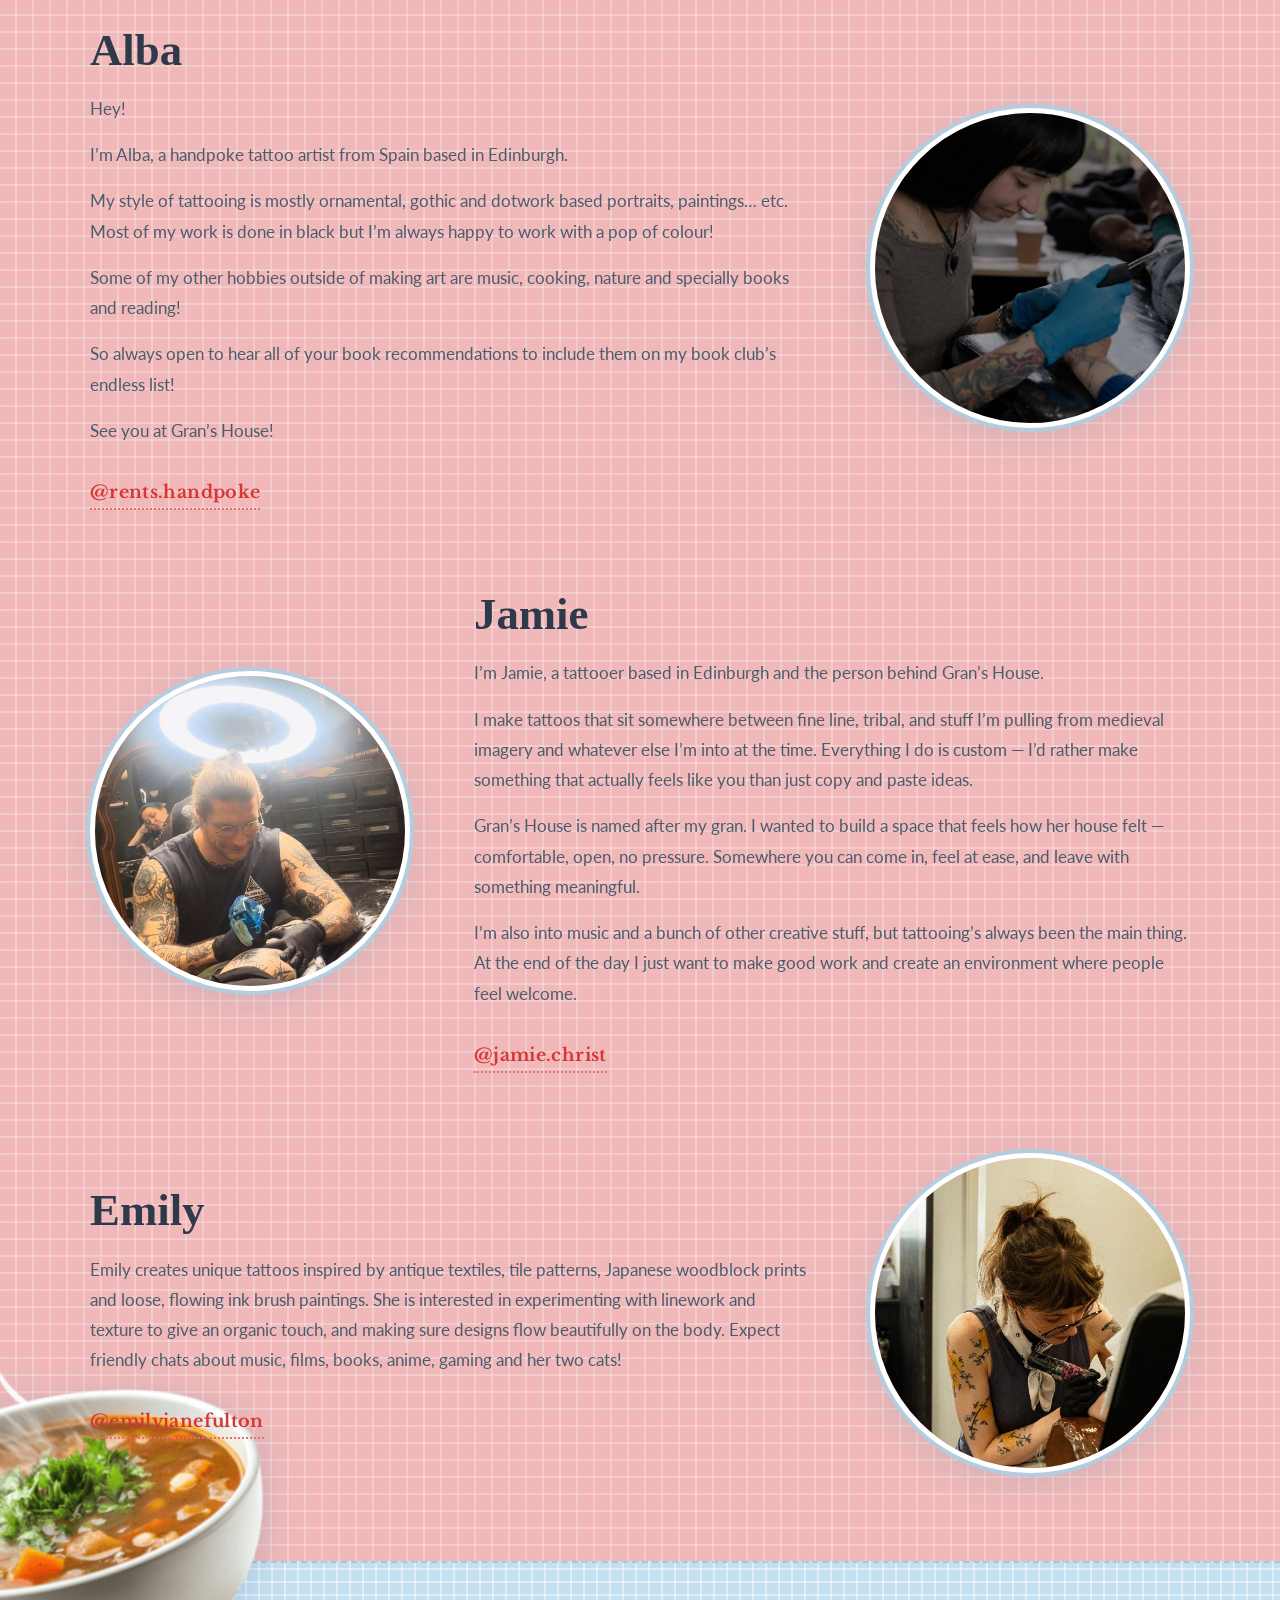
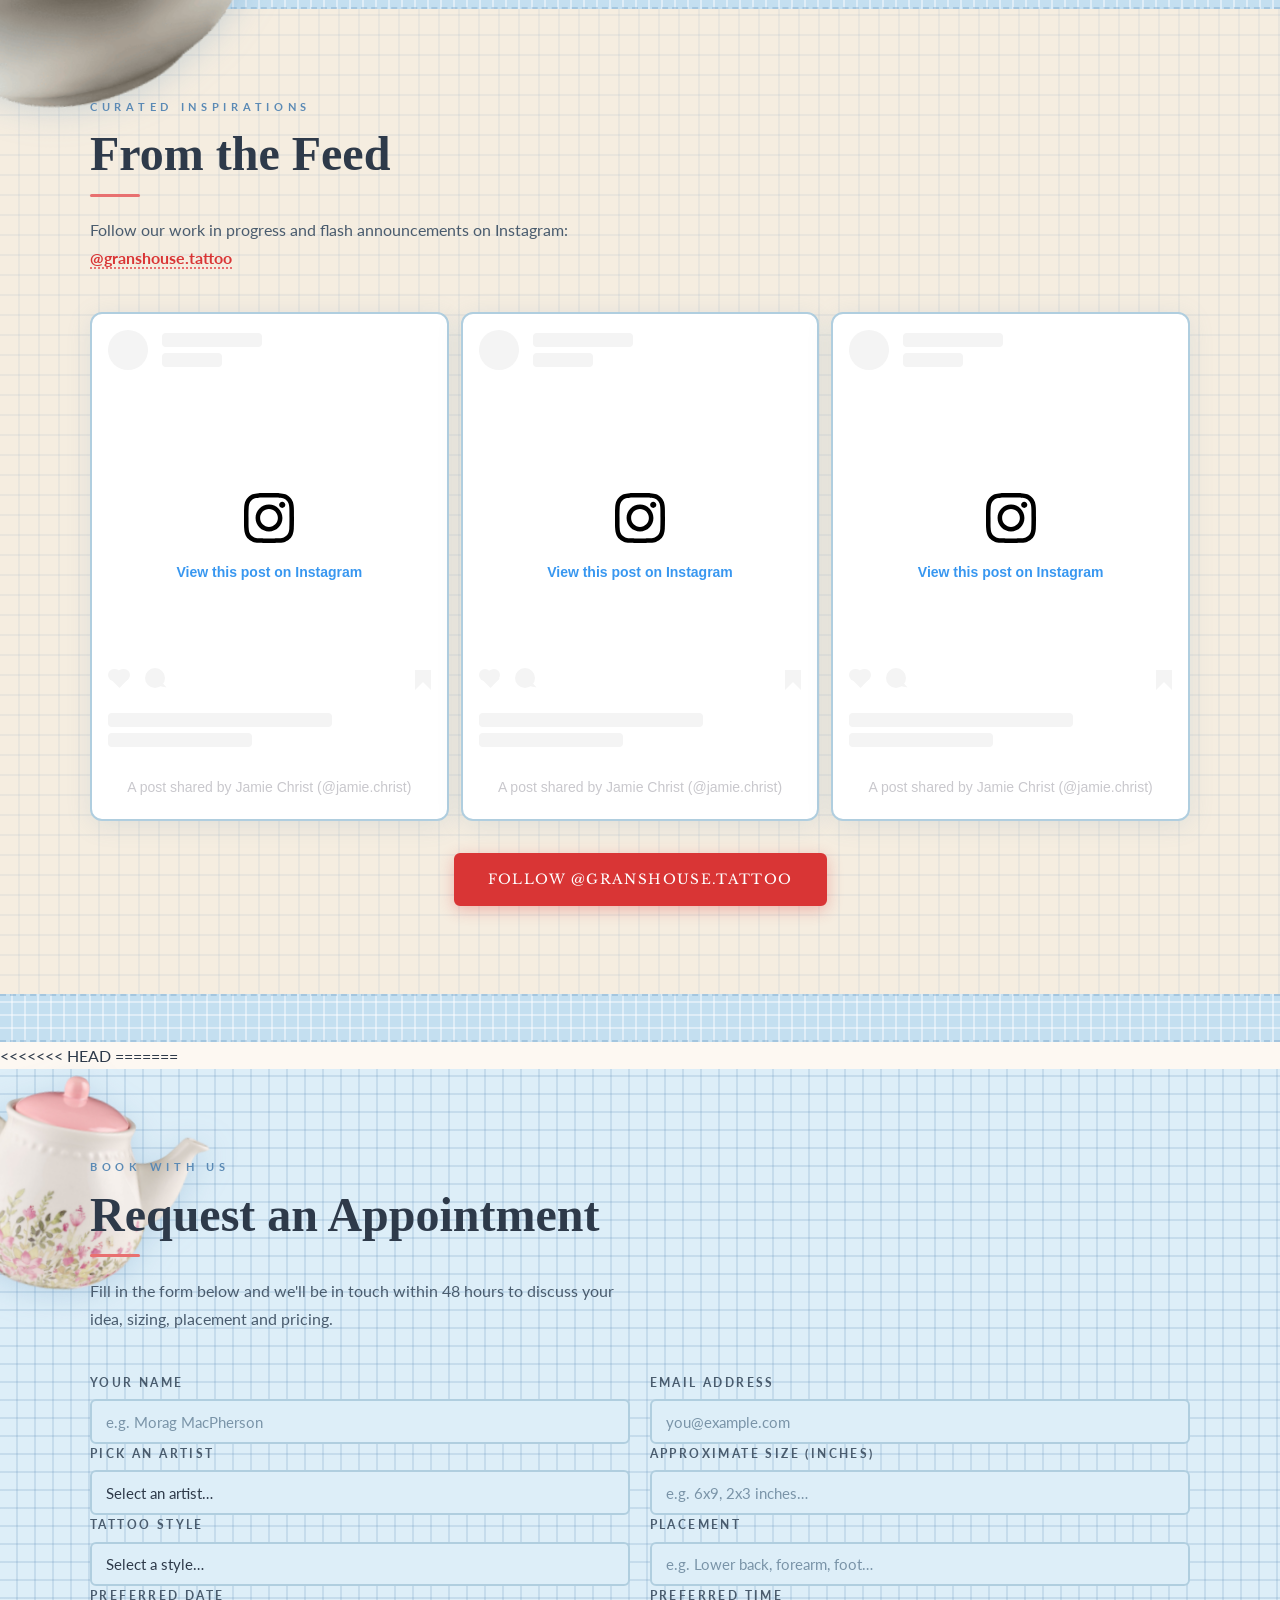
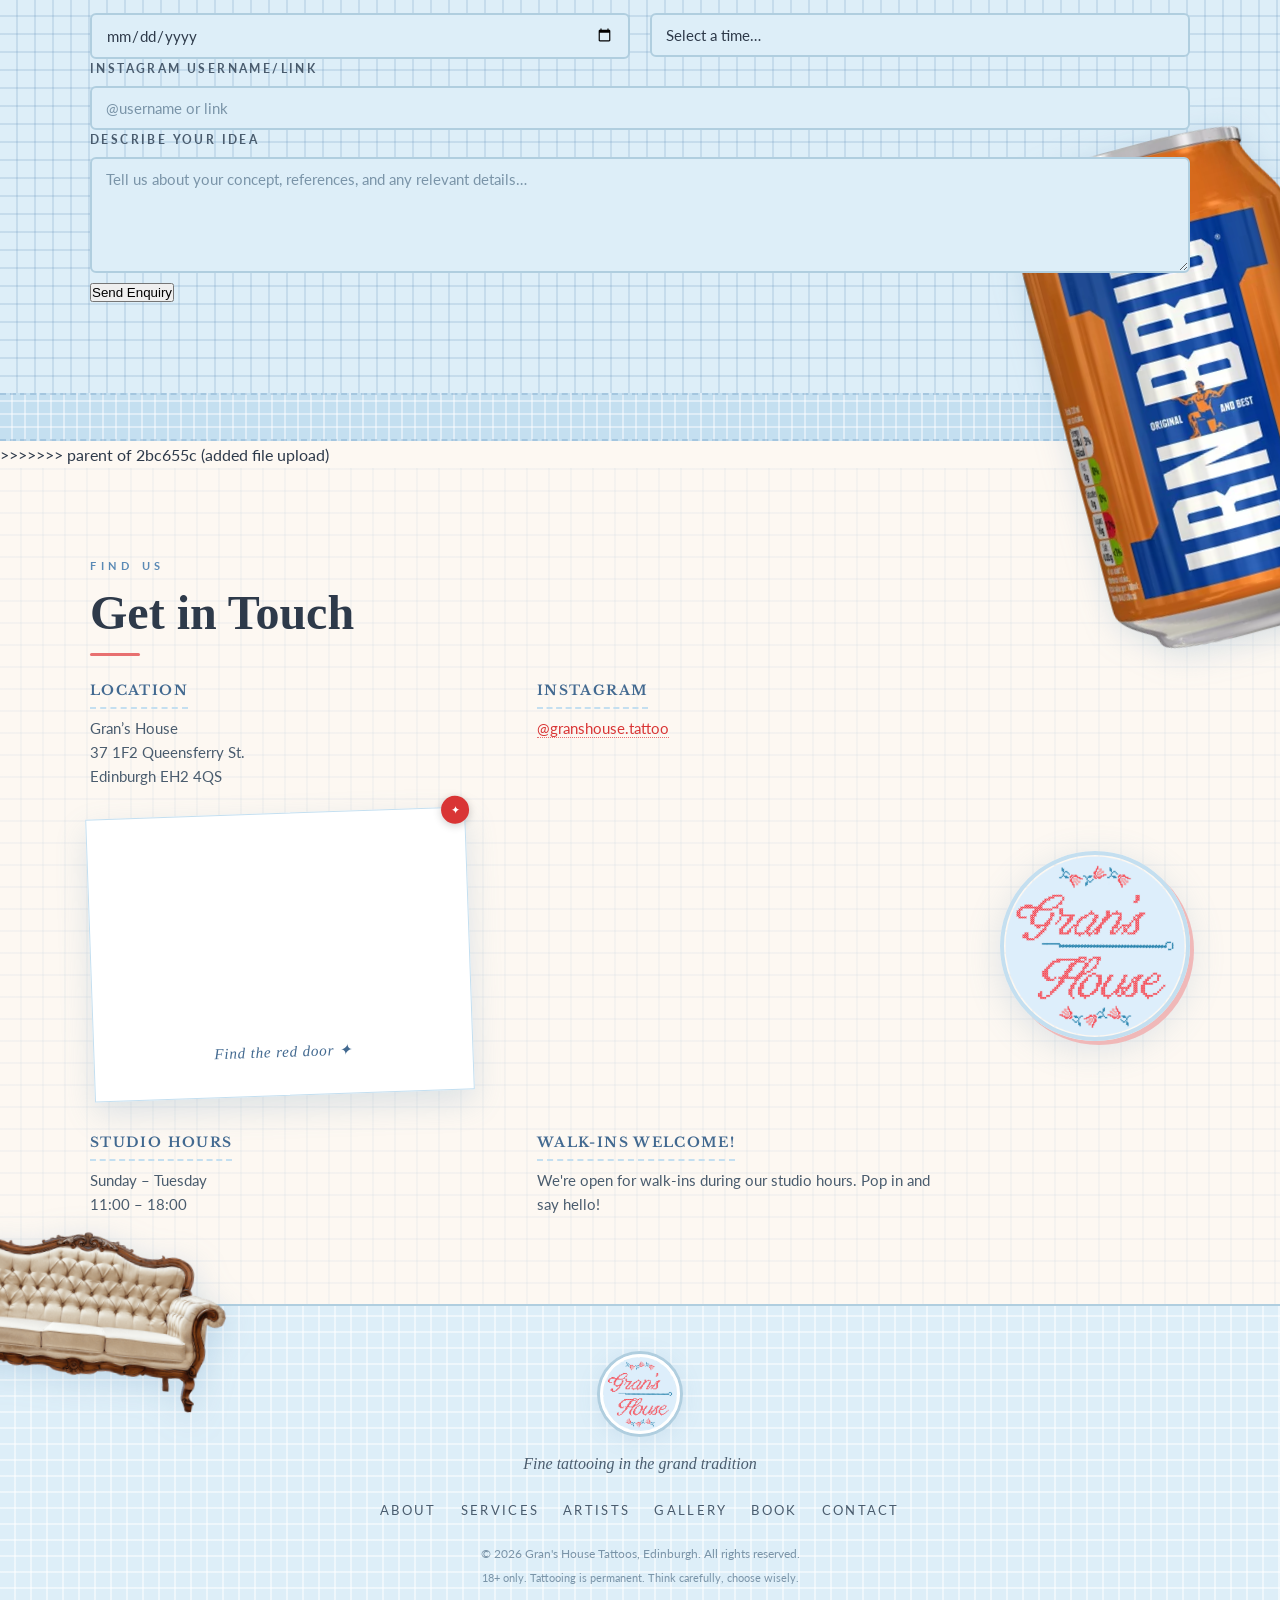
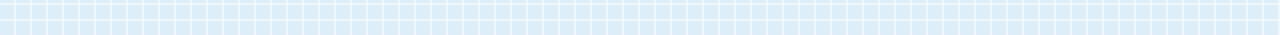
<file: old_index.html>
<!DOCTYPE html>
<html lang="en">

<head>
  <meta charset="UTF-8" />
  <meta name="viewport" content="width=device-width, initial-scale=1.0" />
  <title>Gran's House Tattoos – Scottish Tattoo Studio, Edinburgh</title>
  <meta name="description"
    content="Gran's House Tattoos is a refined Scottish tattoo studio offering bespoke illustrative, neo-tribal, and realism tattooing in the heart of Edinburgh." />
  <link rel="preconnect" href="https://fonts.googleapis.com" />
  <link rel="preconnect" href="https://fonts.gstatic.com" crossorigin />
  <link
    href="https://fonts.googleapis.com/css2?family=IM+Fell+English:ital@0;1&family=Libre+Baskerville:ital,wght@0,400;0,700;1,400&family=Lato:wght@300;400;700&display=swap"
    rel="stylesheet" />
  <link rel="stylesheet" href="style.css" />
</head>

<body>

  <!-- HEADER / NAV -->
  <header class="site-header" id="top">
    <div class="stitch-bar"></div>
    <nav class="nav-container">
      <div class="nav-logo">
        <a href="#top">
          <img src="Ilustración_sin_título (3).PNG" alt="Gran's House Tattoos Logo" class="logo-img" />
        </a>
      </div>
      <button class="hamburger" id="hamburger" aria-label="Open menu" aria-expanded="false">
        <span></span><span></span><span></span>
      </button>
      <ul class="nav-links" id="nav-links">
        <li><a href="#about">About</a></li>
        <li><a href="#services">Services</a></li>
        <li><a href="#artists">Artists</a></li>
        <li><a href="#gallery">Gallery</a></li>
        <li><a href="booking.html">Book</a></li>
        <li><a href="#contact">Contact</a></li>
      </ul>
    </nav>
    <div class="stitch-bar"></div>
  </header>

  <!-- MOBILE NAV OVERLAY -->
  <div class="mobile-nav-overlay" id="mobile-nav">
    <div class="tartan-overlay-bg">
      <button class="close-menu" id="close-menu" aria-label="Close menu">✕</button>
      <ul>
        <li><a href="#about" class="mobile-nav-link">About</a></li>
        <li><a href="#services" class="mobile-nav-link">Services</a></li>
        <li><a href="#artists" class="mobile-nav-link">Artists</a></li>
        <li><a href="#gallery" class="mobile-nav-link">Gallery</a></li>
        <li><a href="booking.html" class="mobile-nav-link">Book</a></li>
        <li><a href="#contact" class="mobile-nav-link">Contact</a></li>
      </ul>
    </div>
  </div>

  <!-- HERO -->
  <section class="hero" id="hero">
    <div class="container hero-container">
      <div class="hero-logo-wrap">
        <img src="Ilustración_sin_título (3).PNG" alt="Gran's House Tattoos" class="hero-logo" />
      </div>
      <div class="hero-content">
        <h1 class="hero-title">Warm craft. Bespoke stories. Stitched into skin.</h1>
        <p class="hero-subtitle">Based in Edinburgh.</p>
        <div class="hero-cta">
          <a href="booking.html" class="btn btn-primary">Book a Session</a>
          <a href="#about" class="btn btn-outline">Our Story</a>
        </div>
      </div>
    </div>

    <!-- BREAKING THE GRID: teapot 1 -->
    <img src="assets/images/side-elements/teapot-1.png" class="btg-teapot btg-teapot--hero" aria-hidden="true" alt="" />
  </section>

  <!-- GINGHAM DIVIDER -->
  <div class="gingham-divider" aria-hidden="true"></div>

  <!-- ABOUT -->
  <section class="section about-section" id="about">
    <!-- BREAKING THE GRID: teapot 2 -->
    <img src="assets/images/side-elements/teapot-2.png" class="btg-teapot btg-teapot--about" aria-hidden="true"
      alt="" />
    <div class="container">
      <div class="section-label">Our Story</div>
      <h2 class="section-title">A Wee Bit of History</h2>
      <div class="about-grid">
        <div class="about-text">
          <p>Nestled in the heart of Edinburgh, Gran's House Tattoos is a studio built on warmth, craft, and a deep
            respect for the art of tattooing. Named after the kind of place that always felt like home — full of
            character, colour and good tea — we bring that same welcoming spirit to every appointment.</p>
          <p>Our artists specialise in illustrative, neo-tribal, and realism styles, drawing inspiration
            from Scotland's rich heritage: from Highland mythology to classic cross-stitch embroidery and the rugged
            beauty of the glens.</p>
          <p>Every piece is bespoke. Every client leaves with a story stitched into their skin.</p>
        </div>
        <div class="about-image-wrap">
          <div class="about-frame">
            <img src="jamie_and_gran.jpg" alt="Jamie and Gran" class="about-img" />
          </div>
        </div>
      </div>
    </div>
  </section>

  <!-- GINGHAM DIVIDER -->
  <div class="gingham-divider" aria-hidden="true"></div>

  <!-- SERVICES -->
  <section class="section services-section" id="services">
    <!-- BREAKING THE GRID: lampshade -->
    <img src="assets/images/side-elements/floorlamp-1.webp" class="btg-teapot btg-lamp" aria-hidden="true" alt="" />
    <div class="container">
      <div class="section-label">What We Offer</div>
      <h2 class="section-title">Our Specialisms</h2>
      <div class="services-grid">
        <div class="service-card">
          <div class="service-icon">📖</div>
          <h3>Illustrative</h3>
          <p>Whimsical and story-driven artwork, ranging from delicate fine-line pieces to bold, graphic illustrations.
          </p>
        </div>
        <div class="service-card">
          <div class="service-icon">⚔️</div>
          <h3>Neo-Tribal</h3>
          <p>Modern takes on tribal aesthetics, blending sharp, flowing linework with contemporary organic forms.</p>
        </div>
        <div class="service-card">
          <div class="service-icon">👁️</div>
          <h3>Realism/Micro-Realism</h3>
          <p>High-fidelity detail in a range of sizes, specialising in portraits, flora, and life-like textures.</p>
        </div>
        <div class="service-card">
          <div class="service-icon">🪡</div>
          <h3>Handpoke</h3>
          <p>Machine-free, delicate tattooing with a unique, artisanal texture and a gentle process.</p>
        </div>
        <div class="service-card">
          <div class="service-icon">🎨</div>
          <h3>Abstract</h3>
          <p>Experimental and expressive designs that focus on form, flow, and artistic intuition over literal
            representation.</p>
        </div>
        <div class="service-card">
          <div class="service-icon">✨</div>
          <h3>Cover-Up/Rework</h3>
          <p>Expertly transforming or reviving existing tattoos with thoughtful planning and creative execution.</p>
        </div>
      </div>
    </div>
  </section>

  <!-- GINGHAM DIVIDER -->
  <div class="gingham-divider" aria-hidden="true"></div>

  <!-- ARTISTS -->
  <section class="section artists-section" id="artists">
    <div class="container">
      <div class="section-label">Our Hands</div>
      <h2 class="section-title">The Artists</h2>
      <div class="artists-grid">
        <!-- Chloé -->
        <div class="artist-card">
          <div class="artist-image-wrap">
            <img src="Lily.jpg" alt="Chloé" class="artist-img">
          </div>
          <div class="artist-info">
            <h3>Chloé</h3>
            <p class="artist-bio">Hey! I’m Chloé, an American born lady living in Edinburgh. My tattooing style is
              realism and micro realism in both color and black and grey. I particularly love doing portraits, animals,
              florals and shiny things. <br><br>When I’m not tattooing I love getting outside for a hike with my husband
              and my pup, reading, writing, drawing, painting, and spending time with friends and family. I’m also a big
              fan of tarot, astrology and all things witchy. Let’s chat star signs and fairy smut :D <br><br>See you at
              Gran’s House &lt;3</p>
            <a href="https://www.instagram.com/mackandthemoon" target="_blank" rel="noopener"
              class="artist-insta">@mackandthemoon</a>
          </div>
        </div>

        <!-- Alba -->
        <div class="artist-card">
          <div class="artist-image-wrap">
            <img src="Alba.jpg" alt="Alba" class="artist-img">
          </div>
          <div class="artist-info">
            <h3>Alba</h3>
            <p class="artist-bio">Hey! <br><br>I’m Alba, a handpoke tattoo artist from Spain based in Edinburgh.
              <br><br>My style of tattooing is mostly ornamental, gothic and dotwork based portraits, paintings… etc.
              Most of my work is done in black but I’m always happy to work with a pop of colour!<br><br>Some of my
              other hobbies outside of making art are music, cooking, nature and specially books and reading! <br>So
              always open to hear all of your book recommendations to include them on my book club’s endless list!
              <br><br>See you at Gran’s House!
            </p>
            <a href="https://www.instagram.com/rents.handpoke" target="_blank" rel="noopener"
              class="artist-insta">@rents.handpoke</a>
          </div>
        </div>

        <!-- Jamie -->
        <div class="artist-card">
          <div class="artist-image-wrap">
            <img src="Jamie.jpg" alt="Jamie" class="artist-img" style="object-position: center 70%;">
          </div>
          <div class="artist-info">
            <h3>Jamie</h3>
            <p class="artist-bio">I’m Jamie, a tattooer based in Edinburgh and the person behind Gran’s House.<br><br>I
              make tattoos that sit somewhere between fine line, tribal, and stuff I’m pulling from medieval imagery and
              whatever else I’m into at the time. Everything I do is custom — I’d rather make something that actually
              feels like you than just copy and paste ideas.<br><br>Gran’s House is named after my gran. I wanted to
              build a space that feels how her house felt — comfortable, open, no pressure. Somewhere you can come in,
              feel at ease, and leave with something meaningful.<br><br>I’m also into music and a bunch of other
              creative stuff, but tattooing’s always been the main thing. At the end of the day I just want to make good
              work and create an environment where people feel welcome.</p>
            <a href="https://www.instagram.com/jamie.christ" target="_blank" rel="noopener"
              class="artist-insta">@jamie.christ</a>
          </div>
        </div>

        <!-- Emily -->
        <div class="artist-card">
          <div class="artist-image-wrap">
            <img src="Emily.jpg" alt="Emily" class="artist-img">
          </div>
          <div class="artist-info">
            <h3>Emily</h3>
            <p class="artist-bio">Emily creates unique tattoos inspired by antique textiles, tile patterns, Japanese
              woodblock prints and loose, flowing ink brush paintings. She is interested in experimenting with linework
              and texture to give an organic touch, and making sure designs flow beautifully on the body. Expect
              friendly chats about music, films, books, anime, gaming and her two cats!</p>
            <a href="https://www.instagram.com/emilyjanefulton" target="_blank" rel="noopener"
              class="artist-insta">@emilyjanefulton</a>
          </div>
        </div>
      </div>
    </div>
  </section>

  <!-- GINGHAM DIVIDER -->
  <div class="gingham-divider" aria-hidden="true"></div>

  <!-- GALLERY / INSTAGRAM -->
  <section class="section gallery-section" id="gallery">
    <!-- BREAKING THE GRID: soup -->
    <img src="assets/images/side-elements/soup.png" class="btg-teapot btg-soup" aria-hidden="true" alt="" />
    <div class="container">
      <div class="section-label">Curated Inspirations</div>
      <h2 class="section-title">From the Feed</h2>
      <p class="section-intro">
        Follow our work in progress and flash announcements on Instagram:
        <a href="https://www.instagram.com/granshouse.tattoo" target="_blank" rel="noopener"
          class="insta-link">@granshouse.tattoo</a>
      </p>

      <!-- ── MODE A: SnapWidget live feed ── -->
      <!-- Replace YOUR_WIDGET_ID_HERE with the number from snapwidget.com -->
      <div class="ig-snapwidget-wrap" id="ig-snapwidget">
        <iframe src="https://snapwidget.com/embed/YOUR_WIDGET_ID_HERE" class="snapwidget-widget"
          allowtransparency="true" frameborder="0" scrolling="no" title="Instagram feed — Gran's House Tattoos"
          aria-label="Instagram photo grid for @granshouse.tattoo"></iframe>
        <script async src="https://snapwidget.com/js/snapwidget.js"></script>
      </div>

      <!-- ── MODE B: Official individual post embeds (shown when SnapWidget is not set up) ── -->
      <!-- Paste your <blockquote class="instagram-media"> embeds inside here -->
      <div class="ig-post-embeds" id="ig-post-embeds" hidden>
        <!-- PASTE INSTAGRAM EMBED BLOCKQUOTES HERE — one per post -->
        <!-- Example structure (Instagram will replace this with the real post):
        <blockquote class="instagram-media" data-instgrm-permalink="https://www.instagram.com/p/YOURPOSTID/" data-instgrm-version="14">
          <a href="https://www.instagram.com/p/YOURPOSTID/">View post</a>
        </blockquote>
        -->
        <blockquote class="instagram-media" data-instgrm-captioned
          data-instgrm-permalink="https://www.instagram.com/p/DWb9BjYgiXg/?utm_source=ig_embed&amp;utm_campaign=loading"
          data-instgrm-version="14"
          style=" background:#FFF; border:0; border-radius:3px; box-shadow:0 0 1px 0 rgba(0,0,0,0.5),0 1px 10px 0 rgba(0,0,0,0.15); margin: 1px; max-width:540px; min-width:326px; padding:0; width:99.375%; width:-webkit-calc(100% - 2px); width:calc(100% - 2px);">
          <div style="padding:16px;"> <a
              href="https://www.instagram.com/p/DWb9BjYgiXg/?utm_source=ig_embed&amp;utm_campaign=loading"
              style=" background:#FFFFFF; line-height:0; padding:0 0; text-align:center; text-decoration:none; width:100%;"
              target="_blank">
              <div style=" display: flex; flex-direction: row; align-items: center;">
                <div
                  style="background-color: #F4F4F4; border-radius: 50%; flex-grow: 0; height: 40px; margin-right: 14px; width: 40px;">
                </div>
                <div style="display: flex; flex-direction: column; flex-grow: 1; justify-content: center;">
                  <div
                    style=" background-color: #F4F4F4; border-radius: 4px; flex-grow: 0; height: 14px; margin-bottom: 6px; width: 100px;">
                  </div>
                  <div style=" background-color: #F4F4F4; border-radius: 4px; flex-grow: 0; height: 14px; width: 60px;">
                  </div>
                </div>
              </div>
              <div style="padding: 19% 0;"></div>
              <div style="display:block; height:50px; margin:0 auto 12px; width:50px;"><svg width="50px" height="50px"
                  viewBox="0 0 60 60" version="1.1" xmlns="https://www.w3.org/2000/svg"
                  xmlns:xlink="https://www.w3.org/1999/xlink">
                  <g stroke="none" stroke-width="1" fill="none" fill-rule="evenodd">
                    <g transform="translate(-511.000000, -20.000000)" fill="#000000">
                      <g>
                        <path
                          d="M556.869,30.41 C554.814,30.41 553.148,32.076 553.148,34.131 C553.148,36.186 554.814,37.852 556.869,37.852 C558.924,37.852 560.59,36.186 560.59,34.131 C560.59,32.076 558.924,30.41 556.869,30.41 M541,60.657 C535.114,60.657 530.342,55.887 530.342,50 C530.342,44.114 535.114,39.342 541,39.342 C546.887,39.342 551.658,44.114 551.658,50 C551.658,55.887 546.887,60.657 541,60.657 M541,33.886 C532.1,33.886 524.886,41.1 524.886,50 C524.886,58.899 532.1,66.113 541,66.113 C549.9,66.113 557.115,58.899 557.115,50 C557.115,41.1 549.9,33.886 541,33.886 M565.378,62.101 C565.244,65.022 564.756,66.606 564.346,67.663 C563.803,69.06 563.154,70.057 562.106,71.106 C561.058,72.155 560.06,72.803 558.662,73.347 C557.607,73.757 556.021,74.244 553.102,74.378 C549.944,74.521 548.997,74.552 541,74.552 C533.003,74.552 532.056,74.521 528.898,74.378 C525.979,74.244 524.393,73.757 523.338,73.347 C521.94,72.803 520.942,72.155 519.894,71.106 C518.846,70.057 518.197,69.06 517.654,67.663 C517.244,66.606 516.755,65.022 516.623,62.101 C516.479,58.943 516.448,57.996 516.448,50 C516.448,42.003 516.479,41.056 516.623,37.899 C516.755,34.978 517.244,33.391 517.654,32.338 C518.197,30.938 518.846,29.942 519.894,28.894 C520.942,27.846 521.94,27.196 523.338,26.654 C524.393,26.244 525.979,25.756 528.898,25.623 C532.057,25.479 533.004,25.448 541,25.448 C548.997,25.448 549.943,25.479 553.102,25.623 C556.021,25.756 557.607,26.244 558.662,26.654 C560.06,27.196 561.058,27.846 562.106,28.894 C563.154,29.942 563.803,30.938 564.346,32.338 C564.756,33.391 565.244,34.978 565.378,37.899 C565.522,41.056 565.552,42.003 565.552,50 C565.552,57.996 565.522,58.943 565.378,62.101 M570.82,37.631 C570.674,34.438 570.167,32.258 569.425,30.349 C568.659,28.377 567.633,26.702 565.965,25.035 C564.297,23.368 562.623,22.342 560.652,21.575 C558.743,20.834 556.562,20.326 553.369,20.18 C550.169,20.033 549.148,20 541,20 C532.853,20 531.831,20.033 528.631,20.18 C525.438,20.326 523.257,20.834 521.349,21.575 C519.376,22.342 517.703,23.368 516.035,25.035 C514.368,26.702 513.342,28.377 512.574,30.349 C511.834,32.258 511.326,34.438 511.181,37.631 C511.035,40.831 511,41.851 511,50 C511,58.147 511.035,59.17 511.181,62.369 C511.326,65.562 511.834,67.743 512.574,69.651 C513.342,71.625 514.368,73.296 516.035,74.965 C517.703,76.634 519.376,77.658 521.349,78.425 C523.257,79.167 525.438,79.673 528.631,79.82 C531.831,79.965 532.853,80.001 541,80.001 C549.148,80.001 550.169,79.965 553.369,79.82 C556.562,79.673 558.743,79.167 560.652,78.425 C562.623,77.658 564.297,76.634 565.965,74.965 C567.633,73.296 568.659,71.625 569.425,69.651 C570.167,67.743 570.674,65.562 570.82,62.369 C570.966,59.17 571,58.147 571,50 C571,41.851 570.966,40.831 570.82,37.631">
                        </path>
                      </g>
                    </g>
                  </g>
                </svg></div>
              <div style="padding-top: 8px;">
                <div
                  style=" color:#3897f0; font-family:Arial,sans-serif; font-size:14px; font-style:normal; font-weight:550; line-height:18px;">
                  View this post on Instagram</div>
              </div>
              <div style="padding: 12.5% 0;"></div>
              <div style="display: flex; flex-direction: row; margin-bottom: 14px; align-items: center;">
                <div>
                  <div
                    style="background-color: #F4F4F4; border-radius: 50%; height: 12.5px; width: 12.5px; transform: translateX(0px) translateY(7px);">
                  </div>
                  <div
                    style="background-color: #F4F4F4; height: 12.5px; transform: rotate(-45deg) translateX(3px) translateY(1px); width: 12.5px; flex-grow: 0; margin-right: 14px; margin-left: 2px;">
                  </div>
                  <div
                    style="background-color: #F4F4F4; border-radius: 50%; height: 12.5px; width: 12.5px; transform: translateX(9px) translateY(-18px);">
                  </div>
                </div>
                <div style="margin-left: 8px;">
                  <div style=" background-color: #F4F4F4; border-radius: 50%; flex-grow: 0; height: 20px; width: 20px;">
                  </div>
                  <div
                    style=" width: 0; height: 0; border-top: 2px solid transparent; border-left: 6px solid #f4f4f4; border-bottom: 2px solid transparent; transform: translateX(16px) translateY(-4px) rotate(30deg)">
                  </div>
                </div>
                <div style="margin-left: auto;">
                  <div
                    style=" width: 0px; border-top: 8px solid #F4F4F4; border-right: 8px solid transparent; transform: translateY(16px);">
                  </div>
                  <div
                    style=" background-color: #F4F4F4; flex-grow: 0; height: 12px; width: 16px; transform: translateY(-4px);">
                  </div>
                  <div
                    style=" width: 0; height: 0; border-top: 8px solid #F4F4F4; border-left: 8px solid transparent; transform: translateY(-4px) translateX(8px);">
                  </div>
                </div>
              </div>
              <div
                style="display: flex; flex-direction: column; flex-grow: 1; justify-content: center; margin-bottom: 24px;">
                <div
                  style=" background-color: #F4F4F4; border-radius: 4px; flex-grow: 0; height: 14px; margin-bottom: 6px; width: 224px;">
                </div>
                <div style=" background-color: #F4F4F4; border-radius: 4px; flex-grow: 0; height: 14px; width: 144px;">
                </div>
              </div>
            </a>
            <p
              style=" color:#c9c8cd; font-family:Arial,sans-serif; font-size:14px; line-height:17px; margin-bottom:0; margin-top:8px; overflow:hidden; padding:8px 0 7px; text-align:center; text-overflow:ellipsis; white-space:nowrap;">
              <a href="https://www.instagram.com/p/DWb9BjYgiXg/?utm_source=ig_embed&amp;utm_campaign=loading"
                style=" color:#c9c8cd; font-family:Arial,sans-serif; font-size:14px; font-style:normal; font-weight:normal; line-height:17px; text-decoration:none;"
                target="_blank">A post shared by Jamie Christ (@jamie.christ)</a>
            </p>
          </div>
        </blockquote>
        <script async src="//www.instagram.com/embed.js"></script>
        <blockquote class="instagram-media" data-instgrm-captioned
          data-instgrm-permalink="https://www.instagram.com/p/DV_mzFVAmsB/?utm_source=ig_embed&amp;utm_campaign=loading"
          data-instgrm-version="14"
          style=" background:#FFF; border:0; border-radius:3px; box-shadow:0 0 1px 0 rgba(0,0,0,0.5),0 1px 10px 0 rgba(0,0,0,0.15); margin: 1px; max-width:540px; min-width:326px; padding:0; width:99.375%; width:-webkit-calc(100% - 2px); width:calc(100% - 2px);">
          <div style="padding:16px;"> <a
              href="https://www.instagram.com/p/DV_mzFVAmsB/?utm_source=ig_embed&amp;utm_campaign=loading"
              style=" background:#FFFFFF; line-height:0; padding:0 0; text-align:center; text-decoration:none; width:100%;"
              target="_blank">
              <div style=" display: flex; flex-direction: row; align-items: center;">
                <div
                  style="background-color: #F4F4F4; border-radius: 50%; flex-grow: 0; height: 40px; margin-right: 14px; width: 40px;">
                </div>
                <div style="display: flex; flex-direction: column; flex-grow: 1; justify-content: center;">
                  <div
                    style=" background-color: #F4F4F4; border-radius: 4px; flex-grow: 0; height: 14px; margin-bottom: 6px; width: 100px;">
                  </div>
                  <div style=" background-color: #F4F4F4; border-radius: 4px; flex-grow: 0; height: 14px; width: 60px;">
                  </div>
                </div>
              </div>
              <div style="padding: 19% 0;"></div>
              <div style="display:block; height:50px; margin:0 auto 12px; width:50px;"><svg width="50px" height="50px"
                  viewBox="0 0 60 60" version="1.1" xmlns="https://www.w3.org/2000/svg"
                  xmlns:xlink="https://www.w3.org/1999/xlink">
                  <g stroke="none" stroke-width="1" fill="none" fill-rule="evenodd">
                    <g transform="translate(-511.000000, -20.000000)" fill="#000000">
                      <g>
                        <path
                          d="M556.869,30.41 C554.814,30.41 553.148,32.076 553.148,34.131 C553.148,36.186 554.814,37.852 556.869,37.852 C558.924,37.852 560.59,36.186 560.59,34.131 C560.59,32.076 558.924,30.41 556.869,30.41 M541,60.657 C535.114,60.657 530.342,55.887 530.342,50 C530.342,44.114 535.114,39.342 541,39.342 C546.887,39.342 551.658,44.114 551.658,50 C551.658,55.887 546.887,60.657 541,60.657 M541,33.886 C532.1,33.886 524.886,41.1 524.886,50 C524.886,58.899 532.1,66.113 541,66.113 C549.9,66.113 557.115,58.899 557.115,50 C557.115,41.1 549.9,33.886 541,33.886 M565.378,62.101 C565.244,65.022 564.756,66.606 564.346,67.663 C563.803,69.06 563.154,70.057 562.106,71.106 C561.058,72.155 560.06,72.803 558.662,73.347 C557.607,73.757 556.021,74.244 553.102,74.378 C549.944,74.521 548.997,74.552 541,74.552 C533.003,74.552 532.056,74.521 528.898,74.378 C525.979,74.244 524.393,73.757 523.338,73.347 C521.94,72.803 520.942,72.155 519.894,71.106 C518.846,70.057 518.197,69.06 517.654,67.663 C517.244,66.606 516.755,65.022 516.623,62.101 C516.479,58.943 516.448,57.996 516.448,50 C516.448,42.003 516.479,41.056 516.623,37.899 C516.755,34.978 517.244,33.391 517.654,32.338 C518.197,30.938 518.846,29.942 519.894,28.894 C520.942,27.846 521.94,27.196 523.338,26.654 C524.393,26.244 525.979,25.756 528.898,25.623 C532.057,25.479 533.004,25.448 541,25.448 C548.997,25.448 549.943,25.479 553.102,25.623 C556.021,25.756 557.607,26.244 558.662,26.654 C560.06,27.196 561.058,27.846 562.106,28.894 C563.154,29.942 563.803,30.938 564.346,32.338 C564.756,33.391 565.244,34.978 565.378,37.899 C565.522,41.056 565.552,42.003 565.552,50 C565.552,57.996 565.522,58.943 565.378,62.101 M570.82,37.631 C570.674,34.438 570.167,32.258 569.425,30.349 C568.659,28.377 567.633,26.702 565.965,25.035 C564.297,23.368 562.623,22.342 560.652,21.575 C558.743,20.834 556.562,20.326 553.369,20.18 C550.169,20.033 549.148,20 541,20 C532.853,20 531.831,20.033 528.631,20.18 C525.438,20.326 523.257,20.834 521.349,21.575 C519.376,22.342 517.703,23.368 516.035,25.035 C514.368,26.702 513.342,28.377 512.574,30.349 C511.834,32.258 511.326,34.438 511.181,37.631 C511.035,40.831 511,41.851 511,50 C511,58.147 511.035,59.17 511.181,62.369 C511.326,65.562 511.834,67.743 512.574,69.651 C513.342,71.625 514.368,73.296 516.035,74.965 C517.703,76.634 519.376,77.658 521.349,78.425 C523.257,79.167 525.438,79.673 528.631,79.82 C531.831,79.965 532.853,80.001 541,80.001 C549.148,80.001 550.169,79.965 553.369,79.82 C556.562,79.673 558.743,79.167 560.652,78.425 C562.623,77.658 564.297,76.634 565.965,74.965 C567.633,73.296 568.659,71.625 569.425,69.651 C570.167,67.743 570.674,65.562 570.82,62.369 C570.966,59.17 571,58.147 571,50 C571,41.851 570.966,40.831 570.82,37.631">
                        </path>
                      </g>
                    </g>
                  </g>
                </svg></div>
              <div style="padding-top: 8px;">
                <div
                  style=" color:#3897f0; font-family:Arial,sans-serif; font-size:14px; font-style:normal; font-weight:550; line-height:18px;">
                  View this post on Instagram</div>
              </div>
              <div style="padding: 12.5% 0;"></div>
              <div style="display: flex; flex-direction: row; margin-bottom: 14px; align-items: center;">
                <div>
                  <div
                    style="background-color: #F4F4F4; border-radius: 50%; height: 12.5px; width: 12.5px; transform: translateX(0px) translateY(7px);">
                  </div>
                  <div
                    style="background-color: #F4F4F4; height: 12.5px; transform: rotate(-45deg) translateX(3px) translateY(1px); width: 12.5px; flex-grow: 0; margin-right: 14px; margin-left: 2px;">
                  </div>
                  <div
                    style="background-color: #F4F4F4; border-radius: 50%; height: 12.5px; width: 12.5px; transform: translateX(9px) translateY(-18px);">
                  </div>
                </div>
                <div style="margin-left: 8px;">
                  <div style=" background-color: #F4F4F4; border-radius: 50%; flex-grow: 0; height: 20px; width: 20px;">
                  </div>
                  <div
                    style=" width: 0; height: 0; border-top: 2px solid transparent; border-left: 6px solid #f4f4f4; border-bottom: 2px solid transparent; transform: translateX(16px) translateY(-4px) rotate(30deg)">
                  </div>
                </div>
                <div style="margin-left: auto;">
                  <div
                    style=" width: 0px; border-top: 8px solid #F4F4F4; border-right: 8px solid transparent; transform: translateY(16px);">
                  </div>
                  <div
                    style=" background-color: #F4F4F4; flex-grow: 0; height: 12px; width: 16px; transform: translateY(-4px);">
                  </div>
                  <div
                    style=" width: 0; height: 0; border-top: 8px solid #F4F4F4; border-left: 8px solid transparent; transform: translateY(-4px) translateX(8px);">
                  </div>
                </div>
              </div>
              <div
                style="display: flex; flex-direction: column; flex-grow: 1; justify-content: center; margin-bottom: 24px;">
                <div
                  style=" background-color: #F4F4F4; border-radius: 4px; flex-grow: 0; height: 14px; margin-bottom: 6px; width: 224px;">
                </div>
                <div style=" background-color: #F4F4F4; border-radius: 4px; flex-grow: 0; height: 14px; width: 144px;">
                </div>
              </div>
            </a>
            <p
              style=" color:#c9c8cd; font-family:Arial,sans-serif; font-size:14px; line-height:17px; margin-bottom:0; margin-top:8px; overflow:hidden; padding:8px 0 7px; text-align:center; text-overflow:ellipsis; white-space:nowrap;">
              <a href="https://www.instagram.com/p/DV_mzFVAmsB/?utm_source=ig_embed&amp;utm_campaign=loading"
                style=" color:#c9c8cd; font-family:Arial,sans-serif; font-size:14px; font-style:normal; font-weight:normal; line-height:17px; text-decoration:none;"
                target="_blank">A post shared by Jamie Christ (@jamie.christ)</a>
            </p>
          </div>
        </blockquote>
        <script async src="//www.instagram.com/embed.js"></script>
        <blockquote class="instagram-media" data-instgrm-captioned
          data-instgrm-permalink="https://www.instagram.com/reel/DV6cT-DAkLP/?utm_source=ig_embed&amp;utm_campaign=loading"
          data-instgrm-version="14"
          style=" background:#FFF; border:0; border-radius:3px; box-shadow:0 0 1px 0 rgba(0,0,0,0.5),0 1px 10px 0 rgba(0,0,0,0.15); margin: 1px; max-width:540px; min-width:326px; padding:0; width:99.375%; width:-webkit-calc(100% - 2px); width:calc(100% - 2px);">
          <div style="padding:16px;"> <a
              href="https://www.instagram.com/reel/DV6cT-DAkLP/?utm_source=ig_embed&amp;utm_campaign=loading"
              style=" background:#FFFFFF; line-height:0; padding:0 0; text-align:center; text-decoration:none; width:100%;"
              target="_blank">
              <div style=" display: flex; flex-direction: row; align-items: center;">
                <div
                  style="background-color: #F4F4F4; border-radius: 50%; flex-grow: 0; height: 40px; margin-right: 14px; width: 40px;">
                </div>
                <div style="display: flex; flex-direction: column; flex-grow: 1; justify-content: center;">
                  <div
                    style=" background-color: #F4F4F4; border-radius: 4px; flex-grow: 0; height: 14px; margin-bottom: 6px; width: 100px;">
                  </div>
                  <div style=" background-color: #F4F4F4; border-radius: 4px; flex-grow: 0; height: 14px; width: 60px;">
                  </div>
                </div>
              </div>
              <div style="padding: 19% 0;"></div>
              <div style="display:block; height:50px; margin:0 auto 12px; width:50px;"><svg width="50px" height="50px"
                  viewBox="0 0 60 60" version="1.1" xmlns="https://www.w3.org/2000/svg"
                  xmlns:xlink="https://www.w3.org/1999/xlink">
                  <g stroke="none" stroke-width="1" fill="none" fill-rule="evenodd">
                    <g transform="translate(-511.000000, -20.000000)" fill="#000000">
                      <g>
                        <path
                          d="M556.869,30.41 C554.814,30.41 553.148,32.076 553.148,34.131 C553.148,36.186 554.814,37.852 556.869,37.852 C558.924,37.852 560.59,36.186 560.59,34.131 C560.59,32.076 558.924,30.41 556.869,30.41 M541,60.657 C535.114,60.657 530.342,55.887 530.342,50 C530.342,44.114 535.114,39.342 541,39.342 C546.887,39.342 551.658,44.114 551.658,50 C551.658,55.887 546.887,60.657 541,60.657 M541,33.886 C532.1,33.886 524.886,41.1 524.886,50 C524.886,58.899 532.1,66.113 541,66.113 C549.9,66.113 557.115,58.899 557.115,50 C557.115,41.1 549.9,33.886 541,33.886 M565.378,62.101 C565.244,65.022 564.756,66.606 564.346,67.663 C563.803,69.06 563.154,70.057 562.106,71.106 C561.058,72.155 560.06,72.803 558.662,73.347 C557.607,73.757 556.021,74.244 553.102,74.378 C549.944,74.521 548.997,74.552 541,74.552 C533.003,74.552 532.056,74.521 528.898,74.378 C525.979,74.244 524.393,73.757 523.338,73.347 C521.94,72.803 520.942,72.155 519.894,71.106 C518.846,70.057 518.197,69.06 517.654,67.663 C517.244,66.606 516.755,65.022 516.623,62.101 C516.479,58.943 516.448,57.996 516.448,50 C516.448,42.003 516.479,41.056 516.623,37.899 C516.755,34.978 517.244,33.391 517.654,32.338 C518.197,30.938 518.846,29.942 519.894,28.894 C520.942,27.846 521.94,27.196 523.338,26.654 C524.393,26.244 525.979,25.756 528.898,25.623 C532.057,25.479 533.004,25.448 541,25.448 C548.997,25.448 549.943,25.479 553.102,25.623 C556.021,25.756 557.607,26.244 558.662,26.654 C560.06,27.196 561.058,27.846 562.106,28.894 C563.154,29.942 563.803,30.938 564.346,32.338 C564.756,33.391 565.244,34.978 565.378,37.899 C565.522,41.056 565.552,42.003 565.552,50 C565.552,57.996 565.522,58.943 565.378,62.101 M570.82,37.631 C570.674,34.438 570.167,32.258 569.425,30.349 C568.659,28.377 567.633,26.702 565.965,25.035 C564.297,23.368 562.623,22.342 560.652,21.575 C558.743,20.834 556.562,20.326 553.369,20.18 C550.169,20.033 549.148,20 541,20 C532.853,20 531.831,20.033 528.631,20.18 C525.438,20.326 523.257,20.834 521.349,21.575 C519.376,22.342 517.703,23.368 516.035,25.035 C514.368,26.702 513.342,28.377 512.574,30.349 C511.834,32.258 511.326,34.438 511.181,37.631 C511.035,40.831 511,41.851 511,50 C511,58.147 511.035,59.17 511.181,62.369 C511.326,65.562 511.834,67.743 512.574,69.651 C513.342,71.625 514.368,73.296 516.035,74.965 C517.703,76.634 519.376,77.658 521.349,78.425 C523.257,79.167 525.438,79.673 528.631,79.82 C531.831,79.965 532.853,80.001 541,80.001 C549.148,80.001 550.169,79.965 553.369,79.82 C556.562,79.673 558.743,79.167 560.652,78.425 C562.623,77.658 564.297,76.634 565.965,74.965 C567.633,73.296 568.659,71.625 569.425,69.651 C570.167,67.743 570.674,65.562 570.82,62.369 C570.966,59.17 571,58.147 571,50 C571,41.851 570.966,40.831 570.82,37.631">
                        </path>
                      </g>
                    </g>
                  </g>
                </svg></div>
              <div style="padding-top: 8px;">
                <div
                  style=" color:#3897f0; font-family:Arial,sans-serif; font-size:14px; font-style:normal; font-weight:550; line-height:18px;">
                  View this post on Instagram</div>
              </div>
              <div style="padding: 12.5% 0;"></div>
              <div style="display: flex; flex-direction: row; margin-bottom: 14px; align-items: center;">
                <div>
                  <div
                    style="background-color: #F4F4F4; border-radius: 50%; height: 12.5px; width: 12.5px; transform: translateX(0px) translateY(7px);">
                  </div>
                  <div
                    style="background-color: #F4F4F4; height: 12.5px; transform: rotate(-45deg) translateX(3px) translateY(1px); width: 12.5px; flex-grow: 0; margin-right: 14px; margin-left: 2px;">
                  </div>
                  <div
                    style="background-color: #F4F4F4; border-radius: 50%; height: 12.5px; width: 12.5px; transform: translateX(9px) translateY(-18px);">
                  </div>
                </div>
                <div style="margin-left: 8px;">
                  <div style=" background-color: #F4F4F4; border-radius: 50%; flex-grow: 0; height: 20px; width: 20px;">
                  </div>
                  <div
                    style=" width: 0; height: 0; border-top: 2px solid transparent; border-left: 6px solid #f4f4f4; border-bottom: 2px solid transparent; transform: translateX(16px) translateY(-4px) rotate(30deg)">
                  </div>
                </div>
                <div style="margin-left: auto;">
                  <div
                    style=" width: 0px; border-top: 8px solid #F4F4F4; border-right: 8px solid transparent; transform: translateY(16px);">
                  </div>
                  <div
                    style=" background-color: #F4F4F4; flex-grow: 0; height: 12px; width: 16px; transform: translateY(-4px);">
                  </div>
                  <div
                    style=" width: 0; height: 0; border-top: 8px solid #F4F4F4; border-left: 8px solid transparent; transform: translateY(-4px) translateX(8px);">
                  </div>
                </div>
              </div>
              <div
                style="display: flex; flex-direction: column; flex-grow: 1; justify-content: center; margin-bottom: 24px;">
                <div
                  style=" background-color: #F4F4F4; border-radius: 4px; flex-grow: 0; height: 14px; margin-bottom: 6px; width: 224px;">
                </div>
                <div style=" background-color: #F4F4F4; border-radius: 4px; flex-grow: 0; height: 14px; width: 144px;">
                </div>
              </div>
            </a>
            <p
              style=" color:#c9c8cd; font-family:Arial,sans-serif; font-size:14px; line-height:17px; margin-bottom:0; margin-top:8px; overflow:hidden; padding:8px 0 7px; text-align:center; text-overflow:ellipsis; white-space:nowrap;">
              <a href="https://www.instagram.com/reel/DV6cT-DAkLP/?utm_source=ig_embed&amp;utm_campaign=loading"
                style=" color:#c9c8cd; font-family:Arial,sans-serif; font-size:14px; font-style:normal; font-weight:normal; line-height:17px; text-decoration:none;"
                target="_blank">A post shared by Jamie Christ (@jamie.christ)</a>
            </p>
          </div>
        </blockquote>
        <script async src="//www.instagram.com/embed.js"></script>
      </div>

      <!-- Fallback: shown when neither mode is set up yet -->
      <div class="ig-placeholder" id="ig-placeholder">
        <div class="ig-placeholder-inner">
          <span class="ig-placeholder-icon">🧵</span>
          <p>Instagram gallery coming soon.</p>
          <p class="ig-placeholder-sub">See the setup instructions in <code>index.html</code> (search for "MODE A" or
            "MODE B").</p>
        </div>
      </div>

      <div class="gallery-cta">
        <a href="https://www.instagram.com/granshouse.tattoo" target="_blank" rel="noopener"
          class="btn btn-primary">Follow
          @granshouse.tattoo</a>
      </div>
    </div>
  </section>

  <!-- Instagram embed script — only loads when Mode B blockquotes are present -->
  <script>
    (function () {
      var snapWidget = document.getElementById('ig-snapwidget');
      var postEmbeds = document.getElementById('ig-post-embeds');
      var placeholder = document.getElementById('ig-placeholder');

      // Check whether SnapWidget is properly configured
      var snapIframe = snapWidget ? snapWidget.querySelector('iframe') : null;
      var snapSrc = snapIframe ? snapIframe.src : '';
      var snapReady = snapSrc && !snapSrc.includes('YOUR_WIDGET_ID_HERE');

      // Check whether any blockquote embeds have been pasted
      var hasEmbeds = postEmbeds && postEmbeds.querySelectorAll('blockquote.instagram-media').length > 0;

      if (snapReady) {
        // Mode A active — hide everything else
        if (postEmbeds) postEmbeds.hidden = true;
        if (placeholder) placeholder.hidden = true;
      } else if (hasEmbeds) {
        // Mode B active — hide SnapWidget wrapper and placeholder
        if (snapWidget) snapWidget.hidden = true;
        if (placeholder) placeholder.hidden = true;
        postEmbeds.hidden = false;
        // Trigger Instagram's embed renderer
        if (window.instgrm) {
          window.instgrm.Embeds.process();
        } else {
          var s = document.createElement('script');
          s.async = true;
          s.src = '//www.instagram.com/embed.js';
          document.body.appendChild(s);
        }
      } else {
        // Neither mode configured yet — show placeholder
        if (snapWidget) snapWidget.hidden = true;
        if (postEmbeds) postEmbeds.hidden = true;
        if (placeholder) placeholder.hidden = false;
      }
    })();
  </script>

  <!-- GINGHAM DIVIDER -->
  <div class="gingham-divider" aria-hidden="true"></div>

<<<<<<< HEAD
=======
  <!-- BOOKING -->
  <section class="section booking-section" id="booking">
    <!-- BREAKING THE GRID: teapot 3 -->
    <img src="assets/images/side-elements/teapot-3.png" class="btg-teapot btg-teapot--booking" aria-hidden="true"
      alt="" />
    <div class="container booking-container">
      <div class="section-label">Book With Us</div>
      <h2 class="section-title">Request an Appointment</h2>
      <p class="section-intro">Fill in the form below and we'll be in touch within 48 hours to discuss your idea,
        sizing, placement and pricing.</p>


      <form action="https://formsubmit.co/gran@tattoosatgranshouse.com" method="POST">

        <!-- Formspree configuration -->
        <input type="hidden" name="_subject" value="New Tattoo Enquiry – Gran's House">

        <!-- Row 1: Name and Email -->
        <div class="form-row">
          <div class="form-group">
            <label for="name">Your Name</label>
            <input type="text" id="name" name="name" placeholder="e.g. Morag MacPherson" required />
          </div>
          <div class="form-group">
            <label for="email">Email Address</label>
            <input type="email" id="email" name="email" placeholder="you@example.com" required />
          </div>
        </div>

        <!-- Row 2: Artist and Size -->
        <div class="form-row">
          <div class="form-group">
            <label for="artist">Pick an Artist</label>
            <select id="artist" name="artist" required>
              <option value="">Select an artist…</option>
              <option value="Chloé">Chloé</option>
              <option value="Alba">Alba</option>
              <option value="Jamie">Jamie</option>
              <option value="Emily">Emily</option>
              <option value="Not sure">Not sure / Please recommend</option>
            </select>
          </div>
          <div class="form-group">
            <label for="size">Approximate Size (inches)</label>
            <input type="text" id="size" name="size" placeholder="e.g. 6x9, 2x3 inches…" required />
          </div>
        </div>

        <!-- Row 3: Style and Placement -->
        <div class="form-row">
          <div class="form-group">
            <label for="style">Tattoo Style</label>
            <select id="style" name="style">
              <option value="">Select a style…</option>
              <option value="Illustrative">Illustrative</option>
              <option value="Neo-Tribal">Neo-Tribal</option>
              <option value="Realism">Realism/Micro-Realism</option>
              <option value="Handpoke">Handpoke</option>
              <option value="Abstract">Abstract</option>
              <option value="Cover-Up">Cover-Up/Rework</option>
              <option value="Other">Other / Not Sure</option>
            </select>
          </div>
          <div class="form-group">
            <label for="placement">Placement</label>
            <input type="text" id="placement" name="placement" placeholder="e.g. Lower back, forearm, foot…" required />
          </div>
        </div>

        <!-- Row 4: Date and Time Preference -->
        <div class="form-row">
          <div class="form-group">
            <label for="date">Preferred Date</label>
            <input type="date" id="date" name="preferred_date" required>
          </div>
          <div class="form-group">
            <label for="time">Preferred Time</label>
            <select id="time" name="time_preference" required>
              <option value="">Select a time…</option>
              <option value="Early">Early</option>
              <option value="Afternoon">Afternoon</option>
              <option value="All Day">All Day</option>
            </select>
          </div>
        </div>

        <!-- Row 5: Instagram -->
        <div class="form-group">
          <label for="instagram">Instagram Username/Link</label>
          <input type="text" id="instagram" name="instagram" placeholder="@username or link" />
        </div>

        <!-- Description (Full Width) -->
        <div class="form-group full">
          <label for="description">Describe Your Idea</label>
          <textarea id="description" name="description" rows="5"
            placeholder="Tell us about your concept, references, and any relevant details…" required></textarea>
        </div>

        <div class="form-submit">
          <button type="submit">Send Enquiry</button>
        </div>

      </form>
    </div>
  </section>

  <!-- GINGHAM DIVIDER -->
  <div class="gingham-divider" aria-hidden="true"></div>
>>>>>>> parent of 2bc655c (added file upload)

  <!-- CONTACT -->
  <section class="section contact-section" id="contact">
    <!-- BREAKING THE GRID: irn-bru -->
    <img src="assets/images/side-elements/irn-bru-2.webp" class="btg-teapot btg-irnbru" aria-hidden="true" alt="" />
    <!-- BREAKING THE GRID: couch -->
    <img src="assets/images/side-elements/couch-2.webp" class="btg-teapot btg-couch" aria-hidden="true" alt="" />
    <div class="container">
      <div class="section-label">Find Us</div>
      <h2 class="section-title">Get in Touch</h2>
      <div class="contact-grid">
        <div class="contact-info">
          <div class="contact-block">
            <h4>Location</h4>
            <p>Gran’s House<br />37 1F2 Queensferry St.<br />Edinburgh EH2 4QS</p>
            <div class="contact-map-variation">
              <div class="map-polaroid">
                <iframe src="https://www.google.com/maps?q=37+1F2+Queensferry+St+Edinburgh+EH2+4QS&output=embed"
                  width="100%" height="200" style="border:0; display: block;" allowfullscreen="" loading="lazy">
                </iframe>
                <div class="map-caption">Find the red door ✦</div>
              </div>
            </div>
          </div>
          <div class="contact-block">
            <h4>Instagram</h4>
            <p><a href="https://www.instagram.com/granshouse.tattoo" target="_blank"
                rel="noopener">@granshouse.tattoo</a></p>
          </div>
          <div class="contact-block">
            <h4>Studio Hours</h4>
            <p>Sunday – Tuesday<br />11:00 – 18:00</p>
          </div>
          <div class="contact-block">
            <h4>Walk-Ins Welcome!</h4>
            <p>We're open for walk-ins during our studio hours. Pop in and say hello!</p>
          </div>
        </div>
        <div class="contact-crest">
          <img src="Ilustración_sin_título (3).PNG" alt="Gran's House Tattoos crest" class="crest-img" />
        </div>
      </div>
    </div>
  </section>

  <!-- FOOTER -->
  <footer class="site-footer">
    <div class="tartan-bar"></div>
    <div class="footer-inner container">
      <img src="Ilustración_sin_título (3).PNG" alt="Gran's House Tattoos" class="footer-logo" />
      <p class="footer-tagline"><em>Fine tattooing in the grand tradition</em></p>
      <nav class="footer-nav" aria-label="Footer navigation">
        <a href="#about">About</a>
        <a href="#services">Services</a>
        <a href="#artists">Artists</a>
        <a href="#gallery">Gallery</a>
        <a href="booking.html">Book</a>
        <a href="#contact">Contact</a>
      </nav>
      <p class="footer-copy">© 2026 Gran's House Tattoos, Edinburgh. All rights reserved.</p>
      <p class="footer-copy small">18+ only. Tattooing is permanent. Think carefully, choose wisely.</p>
    </div>
    <div class="tartan-bar"></div>
  </footer>

  <script src="script.js"></script>
</body>

</html>
</file>
<file: style.css>
/* ============================================================
   GRAN'S HOUSE TATTOOS — style.css  (Cosy Redesign)
   Palette from Ilustración_sin_título.PNG:
   Sky Blue · Warm Red · Dusty Blue · Soft Pink · Cream White
   ============================================================ */

/* ---------- RESET & BASE ---------- */
*, *::before, *::after { box-sizing: border-box; margin: 0; padding: 0; }

:root {
  /* Brand palette — lifted from the cross-stitch artwork */
  --sky:         #ddeef8;   /* logo background blue  */
  --sky-dark:    #c4dff0;   /* slightly deeper sky   */
  --sky-mid:     #b0cedf;   /* muted sky for borders */
  --red:         #d93535;   /* cross-stitch red      */
  --red-light:   #e87070;   /* rose / softer red     */
  --red-muted:   #f0b8b8;   /* very soft pink        */
  --blue:        #5b8ab5;   /* needle blue           */
  --blue-dark:   #426990;   /* deeper needle blue    */
  --blue-muted:  #a8c4db;   /* washed-out blue       */
  --cream:       #fdf8f2;   /* warm off-white        */
  --cream-dark:  #f5ede0;   /* deeper warm cream     */
  --warm-white:  #ffffff;
  --ink:         #2e3a4a;   /* near-black for text   */
  --ink-mid:     #4a5c6e;   /* paragraph text        */
  --ink-light:   #7a94a8;   /* muted/placeholder     */

  --font-serif: 'Libre Baskerville', Georgia, serif;
  --font-fell:  'IM Fell English', Georgia, serif;
  --font-sans:  'Lato', 'Helvetica Neue', Arial, sans-serif;

  --radius:     12px;
  --radius-sm:  6px;
  --transition: 0.3s cubic-bezier(0.25, 0.46, 0.45, 0.94);
  --shadow:     0 4px 24px rgba(91,138,181,0.15);
  --shadow-md:  0 8px 36px rgba(91,138,181,0.2);
}

html { 
  scroll-behavior: smooth; 
  overflow-x: hidden;
}
body {
  font-family: var(--font-sans);
  background-color: var(--cream);
  color: var(--ink);
  line-height: 1.7;
  overflow-x: hidden;
}
img { display: block; max-width: 100%; }
a   { color: inherit; text-decoration: none; }

/* ---------- MUTED GINGHAM HELPER ---------- */
/* Used as bg on multiple elements */
.gingham-bg {
  background-color: var(--sky);
  background-image:
    repeating-linear-gradient(
      0deg,
      transparent, transparent 14px,
      rgba(91,138,181,0.12) 14px, rgba(91,138,181,0.12) 16px
    ),
    repeating-linear-gradient(
      90deg,
      transparent, transparent 14px,
      rgba(91,138,181,0.12) 14px, rgba(91,138,181,0.12) 16px
    );
}
.gingham-cream {
  background-color: var(--cream);
  background-image:
    repeating-linear-gradient(
      0deg,
      transparent, transparent 16px,
      rgba(91,138,181,0.07) 16px, rgba(91,138,181,0.07) 18px
    ),
    repeating-linear-gradient(
      90deg,
      transparent, transparent 16px,
      rgba(91,138,181,0.07) 16px, rgba(91,138,181,0.07) 18px
    );
}

/* ---------- GINGHAM DIVIDER ---------- */
.gingham-divider {
  height: 48px;
  background-color: var(--sky-dark);
  background-image:
    repeating-linear-gradient(
      0deg,
      transparent, transparent 11px,
      rgba(255,255,255,0.45) 11px, rgba(255,255,255,0.45) 13px
    ),
    repeating-linear-gradient(
      90deg,
      transparent, transparent 11px,
      rgba(255,255,255,0.45) 11px, rgba(255,255,255,0.45) 13px
    );
  border-top:    2px dashed rgba(91,138,181,0.3);
  border-bottom: 2px dashed rgba(91,138,181,0.3);
}

/* ---------- STITCH BORDER ACCENT ---------- */
/* Replaces the heavy tartan - a lightweight cross-stitch-style stripe */
.stitch-bar {
  height: 6px;
  background: repeating-linear-gradient(
    90deg,
    var(--red)      0px, var(--red)      8px,
    transparent     8px, transparent    10px,
    var(--blue)    10px, var(--blue)    18px,
    transparent    18px, transparent   20px,
    var(--red-muted) 20px, var(--red-muted) 28px,
    transparent    28px, transparent   30px
  );
  opacity: 0.85;
}

/* ---------- HEADER / NAV ---------- */
.site-header {
  position: sticky;
  top: 0;
  z-index: 100;
  background: var(--cream);
  border-bottom: 2px solid var(--sky-dark);
  box-shadow: 0 2px 16px rgba(91,138,181,0.12);
}

.nav-container {
  display: flex;
  align-items: center;
  justify-content: space-between;
  padding: 0.7rem 2rem;
  max-width: 1200px;
  margin: 0 auto;
}

.logo-img {
  height: 72px;
  width:  72px;
  border-radius: 50%;
  object-fit: cover;
  border: 3px solid var(--sky-dark);
  box-shadow: 0 0 0 4px rgba(91,138,181,0.18), var(--shadow);
  transition: transform var(--transition), box-shadow var(--transition);
}
.logo-img:hover {
  transform: rotate(5deg) scale(1.07);
  box-shadow: 0 0 0 6px rgba(217,53,53,0.2), var(--shadow-md);
}

.nav-links {
  display: flex;
  gap: 2rem;
  list-style: none;
  align-items: center;
}
.nav-links a {
  font-family: var(--font-serif);
  font-size: 0.9rem;
  color: var(--ink-mid);
  letter-spacing: 0.06em;
  padding-bottom: 3px;
  position: relative;
  transition: color var(--transition);
}
.nav-links a::after {
  content: '';
  position: absolute;
  bottom: 0; left: 0;
  width: 0; height: 2px;
  background: var(--red);
  border-radius: 2px;
  transition: width var(--transition);
}
.nav-links a:hover { color: var(--red); }
.nav-links a:hover::after { width: 100%; }

/* Hamburger */
.hamburger {
  display: none;
  flex-direction: column;
  gap: 5px;
  background: none;
  border: none;
  cursor: pointer;
  padding: 6px;
}
.hamburger span {
  display: block;
  width: 26px; height: 2.5px;
  background: var(--blue-dark);
  border-radius: 3px;
  transition: var(--transition);
}
.hamburger.is-active span:nth-child(1) { transform: translateY(7.5px) rotate(45deg); }
.hamburger.is-active span:nth-child(2) { opacity: 0; }
.hamburger.is-active span:nth-child(3) { transform: translateY(-7.5px) rotate(-45deg); }

/* Mobile nav overlay */
.mobile-nav-overlay {
  position: fixed;
  inset: 0;
  z-index: 99;
  visibility: hidden;
  opacity: 0;
  transition: opacity var(--transition), visibility var(--transition);
}
.mobile-nav-overlay.is-open { visibility: visible; opacity: 1; }

.tartan-overlay-bg {
  width: 100%; height: 100%;
  display: flex;
  flex-direction: column;
  align-items: center;
  justify-content: center;
  gap: 2rem;
  /* Cosy gingham-style mobile nav */
  background-color: var(--sky);
  background-image:
    repeating-linear-gradient(
      0deg,
      transparent, transparent 20px,
      rgba(91,138,181,0.18) 20px, rgba(91,138,181,0.18) 22px
    ),
    repeating-linear-gradient(
      90deg,
      transparent, transparent 20px,
      rgba(91,138,181,0.18) 20px, rgba(91,138,181,0.18) 22px
    );
}
.tartan-overlay-bg ul { list-style: none; text-align: center; }
.tartan-overlay-bg ul li + li { margin-top: 1.4rem; }

.mobile-nav-link {
  font-family: var(--font-fell);
  font-size: 2.2rem;
  color: var(--ink);
  letter-spacing: 0.06em;
  transition: color var(--transition), letter-spacing var(--transition);
}
.mobile-nav-link:hover { color: var(--red); letter-spacing: 0.14em; }

.close-menu {
  position: absolute;
  top: 1.4rem; right: 1.6rem;
  background: none; border: none;
  color: var(--blue-dark);
  font-size: 1.8rem;
  cursor: pointer;
  transition: color var(--transition), transform var(--transition);
}
.close-menu:hover { color: var(--red); transform: rotate(90deg); }

/* ---------- HERO ---------- */
.hero {
  position: relative;
  min-height: 100svh;
  display: flex;
  flex-direction: column;
  align-items: center;
  justify-content: center;
  overflow: hidden;
  text-align: center;
  padding: 5rem 1.5rem 4rem;

  /*
   * Proper 3-tone gingham — matches the reference image:
   * white base · light sky-blue stripes at 50% opacity
   * where stripes cross they overlap → medium blue (the classic gingham look)
   */
  background-color: #ffffff;
  background-image:
    repeating-linear-gradient(
      0deg,
      rgba(180, 215, 240, 0.55) 0px,
      rgba(180, 215, 240, 0.55) 24px,
      transparent               24px,
      transparent               48px
    ),
    repeating-linear-gradient(
      90deg,
      rgba(180, 215, 240, 0.55) 0px,
      rgba(180, 215, 240, 0.55) 24px,
      transparent               24px,
      transparent               48px
    );
}

/* Centred column that holds logo + text */
.hero-content {
  position: relative;
  z-index: 1;
  display: flex;
  flex-direction: column;
  align-items: center;
  gap: 0;
  animation: fadeUp 0.9s ease 0.1s both;
}

.hero-logo-wrap {
  position: relative;
  z-index: 1;
  margin-bottom: 2rem;
}
.hero-logo {
  width: 240px;
  height: 240px;
  border-radius: 50%;
  object-fit: cover;
  margin: 0 auto;
  border: 5px solid #ffffff;
  box-shadow:
    0 0 0 4px var(--sky-mid),
    0 20px 56px rgba(91,138,181,0.22);
  transition: transform 0.5s ease, box-shadow 0.5s ease;
}
.hero-logo:hover {
  transform: scale(1.05) rotate(3deg);
  box-shadow: 0 0 0 6px var(--red-muted), 0 24px 64px rgba(217,53,53,0.15);
}

.hero-inner {
  position: relative;
  z-index: 1;
  max-width: 600px;
}

.hero-eyebrow {
  font-size: 0.75rem;
  letter-spacing: 0.38em;
  text-transform: uppercase;
  color: var(--blue);
  margin-bottom: 1rem;
}

.hero-title {
  font-family: var(--font-fell);
  font-size: clamp(2.8rem, 7vw, 5.5rem);
  line-height: 1.15;
  color: var(--ink);
  margin-bottom: 1rem;
}
.hero-title em {
  display: block;
  font-style: italic;
  color: var(--red);
}

.hero-sub {
  font-size: 1.05rem;
  color: var(--ink-mid);
  font-style: italic;
  max-width: 440px;
  margin: 0 auto 2.5rem;
}

.hero-cta {
  display: flex;
  gap: 1rem;
  justify-content: center;
  flex-wrap: wrap;
}

/* ---------- GINGHAM DIVIDER ---------- */
.btn {
  display: inline-block;
  font-family: var(--font-serif);
  font-size: 0.85rem;
  letter-spacing: 0.1em;
  text-transform: uppercase;
  padding: 0.8rem 2rem;
  border-radius: var(--radius-sm);
  cursor: pointer;
  border: 2px solid transparent;
  transition: all var(--transition);
  position: relative;
}

.btn-primary {
  background: var(--red);
  color: var(--warm-white);
  border-color: var(--red);
  box-shadow: 0 4px 16px rgba(217,53,53,0.3);
}
.btn-primary:hover {
  background: #c22b2b;
  border-color: #c22b2b;
  transform: translateY(-2px);
  box-shadow: 0 8px 24px rgba(217,53,53,0.4);
}

.btn-outline {
  background: transparent;
  color: var(--blue-dark);
  border-color: var(--blue-dark);
}
.btn-outline:hover {
  background: var(--blue-dark);
  color: var(--warm-white);
  transform: translateY(-2px);
  box-shadow: 0 6px 20px rgba(66,105,144,0.3);
}

/* ---------- SECTIONS ---------- */
.section { padding: 5.5rem 1.5rem; }
.container { max-width: 1100px; margin: 0 auto; position: relative; z-index: 1; }

.section-label {
  font-family: var(--font-sans);
  font-size: 0.7rem;
  letter-spacing: 0.42em;
  text-transform: uppercase;
  color: var(--blue);
  margin-bottom: 0.6rem;
  font-weight: 700;
}

.section-title {
  font-family: var(--font-fell);
  font-size: clamp(1.9rem, 4vw, 3rem);
  line-height: 1.2;
  color: var(--ink);
  margin-bottom: 1.2rem;
}
.section-title::after {
  content: '';
  display: block;
  width: 50px; height: 3px;
  background: var(--red-light);
  border-radius: 3px;
  margin-top: 0.7rem;
}
.section-title.on-dark { color: var(--cream); }
.section-title.on-dark::after { background: var(--red-muted); }

.section-intro {
  font-size: 1rem;
  color: var(--ink-mid);
  max-width: 540px;
  margin-bottom: 2.5rem;
  line-height: 1.75;
}

/* ---------- ABOUT ---------- */
.about-section {
  background-color: var(--cream);
  background-image:
    repeating-linear-gradient(
      0deg, transparent, transparent 20px,
      rgba(91,138,181,0.06) 20px, rgba(91,138,181,0.06) 22px
    ),
    repeating-linear-gradient(
      90deg, transparent, transparent 20px,
      rgba(91,138,181,0.06) 20px, rgba(91,138,181,0.06) 22px
    );
}

.about-grid {
  display: grid;
  grid-template-columns: 1fr 1fr;
  gap: 4rem;
  align-items: center;
}

.about-text p {
  font-size: 1rem;
  line-height: 1.85;
  color: var(--ink-mid);
  margin-bottom: 1.1rem;
}

.about-image-wrap { position: relative; display: flex; justify-content: center; }

.about-frame {
  border-radius: var(--radius);
  overflow: hidden;
  border: 3px solid var(--sky-dark);
  box-shadow: 6px 6px 0 var(--red-muted), var(--shadow-md);
  width: 87%;
}
.about-frame--offset {
  position: absolute;
  bottom: -28px; right: 0;
  width: 46%;
  box-shadow: 4px 4px 0 var(--blue-muted), var(--shadow);
  border-color: var(--blue-muted);
}
.about-img { width: 100%; display: block; }

/* ---------- SERVICES ---------- */
.services-section {
  background-color: var(--sky-dark);
  background-image:
    repeating-linear-gradient(
      0deg, transparent, transparent 14px,
      rgba(255,255,255,0.35) 14px, rgba(255,255,255,0.35) 16px
    ),
    repeating-linear-gradient(
      90deg, transparent, transparent 14px,
      rgba(255,255,255,0.35) 14px, rgba(255,255,255,0.35) 16px
    );
}
.services-section .section-label { color: var(--blue-dark); }
.services-section .section-title { color: var(--ink); }

.services-grid {
  display: grid;
  grid-template-columns: repeat(3, 1fr);
  gap: 1.2rem;
  margin-top: 0.5rem;
}

.service-card {
  background: var(--warm-white);
  border: 2px solid var(--sky-mid);
  border-radius: var(--radius);
  padding: 2rem 1.4rem 1.6rem;
  box-shadow: var(--shadow);
  transition: transform var(--transition), box-shadow var(--transition), border-color var(--transition);
  position: relative;
  overflow: hidden;
}
.service-card::before {
  content: '';
  position: absolute;
  top: 0; left: 0; right: 0;
  height: 4px;
  background: linear-gradient(90deg, var(--red-light), var(--red-muted));
  border-radius: var(--radius) var(--radius) 0 0;
}
.service-card:hover {
  transform: translateY(-5px);
  box-shadow: var(--shadow-md);
  border-color: var(--blue-muted);
}

.service-icon {
  font-size: 1.5rem;
  margin-bottom: 0.8rem;
  display: block;
}

.service-card h3 {
  font-family: var(--font-serif);
  font-size: 1rem;
  color: var(--ink);
  margin-bottom: 0.6rem;
  letter-spacing: 0.02em;
}
.service-card p {
  font-size: 0.88rem;
  color: var(--ink-mid);
  line-height: 1.65;
}

/* ---------- ARTISTS ---------- */
.artists-section {
  background-color: var(--red-muted);
  background-image:
    repeating-linear-gradient(
      0deg, transparent, transparent 15px,
      rgba(255,255,255,0.25) 15px, rgba(255,255,255,0.25) 17px
    ),
    repeating-linear-gradient(
      90deg, transparent, transparent 15px,
      rgba(255,255,255,0.25) 15px, rgba(255,255,255,0.25) 17px
    );
}

.artists-grid {
  display: flex;
  flex-direction: column;
  gap: 5rem;
  margin-top: 3.5rem;
}

.artist-card {
  display: flex;
  gap: 4rem;
  align-items: center;
}

.artist-card:nth-child(even) {
  flex-direction: row-reverse;
}

.artist-image-wrap {
  flex: 0 0 320px;
  position: relative;
}

.artist-img {
  width: 100%;
  aspect-ratio: 1;
  object-fit: cover;
  border-radius: 50%;
  border: 5px solid var(--warm-white);
  box-shadow: 0 0 0 4px var(--sky-mid), var(--shadow-md);
  transition: transform var(--transition), box-shadow var(--transition);
}

.artist-card:hover .artist-img {
  transform: rotate(3deg) scale(1.03);
  box-shadow: 0 0 0 8px var(--red-light), var(--shadow-md);
}

.artist-info {
  flex: 1;
}

.artist-info h3 {
  font-family: var(--font-fell);
  font-size: 2.8rem;
  color: var(--ink);
  margin-bottom: 1.2rem;
  line-height: 1.1;
}

.artist-bio {
  font-size: 1.05rem;
  color: var(--ink-mid);
  margin-bottom: 2rem;
  line-height: 1.8;
}

.artist-bio br {
  margin-bottom: 1rem;
  display: block;
  content: "";
}

.artist-insta {
  display: inline-block;
  font-family: var(--font-serif);
  font-size: 1.1rem;
  font-weight: 700;
  color: var(--red);
  border-bottom: 2px dotted var(--red-light);
  transition: all var(--transition);
  letter-spacing: 0.02em;
}

.artist-insta:hover {
  color: var(--blue-dark);
  border-color: var(--blue-dark);
  transform: translateX(5px);
}

@media (max-width: 850px) {
  .artists-grid {
    gap: 4rem;
  }
  .artist-card, .artist-card:nth-child(even) {
    flex-direction: column;
    text-align: center;
    gap: 2.5rem;
  }
  .artist-image-wrap {
    flex: 0 0 260px;
    width: 260px;
  }
  .artist-info h3 {
    font-size: 2.2rem;
  }
}

/* ---------- GALLERY ---------- */
.gallery-section {
  background-color: var(--cream-dark);
  background-image:
    repeating-linear-gradient(
      0deg, transparent, transparent 18px,
      rgba(91,138,181,0.08) 18px, rgba(91,138,181,0.08) 20px
    ),
    repeating-linear-gradient(
      90deg, transparent, transparent 18px,
      rgba(91,138,181,0.08) 18px, rgba(91,138,181,0.08) 20px
    );
}

.insta-link {
  color: var(--red);
  font-weight: 700;
  border-bottom: 2px dotted var(--red-light);
  transition: color var(--transition), border-color var(--transition);
}
.insta-link:hover { color: var(--blue-dark); border-color: var(--blue-dark); }

/* ── Mode A: SnapWidget ── */
.ig-snapwidget-wrap {
  margin-bottom: 2rem;
  border-radius: var(--radius);
  overflow: hidden;
  border: 2px solid var(--sky-mid);
  box-shadow: var(--shadow);
}
.snapwidget-widget {
  display: block;
  width: 100%;
  min-height: 380px;
  border: none;
}

/* ── Mode B: Individual post embeds ── */
.ig-post-embeds {
  display: grid;
  grid-template-columns: repeat(3, 1fr);
  gap: 12px;
  margin-bottom: 2rem;
}
.ig-post-embeds blockquote.instagram-media {
  margin: 0 !important;
  min-width: 0 !important;
  width: 100% !important;
  border-radius: var(--radius) !important;
  border: 2px solid var(--sky-mid) !important;
  box-shadow: var(--shadow) !important;
}
@media (max-width: 700px) {
  .ig-post-embeds { grid-template-columns: 1fr; }
}

/* ── Placeholder (neither mode live yet) ── */
.ig-placeholder {
  margin-bottom: 2rem;
}
.ig-placeholder-inner {
  border: 2px dashed var(--sky-mid);
  border-radius: var(--radius);
  padding: 3rem 2rem;
  text-align: center;
  background: var(--warm-white);
}
.ig-placeholder-icon { font-size: 2.8rem; display: block; margin-bottom: 1rem; }
.ig-placeholder-inner p { color: var(--ink-mid); margin-bottom: 0.4rem; }
.ig-placeholder-sub { font-size: 0.82rem; color: var(--ink-light); }
.ig-placeholder-sub code {
  background: var(--sky-dark);
  padding: 2px 6px;
  border-radius: 4px;
  font-size: 0.8rem;
  color: var(--blue-dark);
}

.gallery-cta { text-align: center; }

/* ---------- BOOKING ---------- */
.booking-section {
  position: relative;
  overflow: hidden;
  /* Light gingham booking bg */
  background-color: var(--sky);
  background-image:
    repeating-linear-gradient(
      0deg, transparent, transparent 16px,
      rgba(91,138,181,0.18) 16px, rgba(91,138,181,0.18) 18px
    ),
    repeating-linear-gradient(
      90deg, transparent, transparent 16px,
      rgba(91,138,181,0.18) 16px, rgba(91,138,181,0.18) 18px
    );
}

.booking-container { position: relative; z-index: 1; }

.booking-form {
  display: flex;
  flex-direction: column;
  gap: 1.2rem;
  max-width: 720px;
  background: var(--warm-white);
  border-radius: var(--radius);
  padding: 2.5rem;
  border: 2px solid var(--sky-mid);
  box-shadow: var(--shadow-md);
}

.form-row {
  display: grid;
  grid-template-columns: 1fr 1fr;
  gap: 1.2rem;
}

.form-group { display: flex; flex-direction: column; gap: 0.4rem; }
.form-group.full { width: 100%; }

.form-group label,
.form-group .form-label {
  font-size: 0.75rem;
  letter-spacing: 0.2em;
  text-transform: uppercase;
  color: var(--ink-mid);
  font-weight: 700;
}

.form-group input:not([type="radio"]),
.form-group select,
.form-group textarea {
  background: var(--sky);
  border: 2px solid var(--sky-mid);
  border-radius: var(--radius-sm);
  color: var(--ink);
  font-family: var(--font-sans);
  font-size: 0.95rem;
  padding: 0.7rem 0.9rem;
  outline: none;
  transition: background var(--transition), border-color var(--transition), box-shadow var(--transition);
  appearance: none;
}
.form-group input:not([type="radio"])::placeholder,
.form-group textarea::placeholder { color: var(--ink-light); }
.form-group input:not([type="radio"]):focus,
.form-group select:focus,
.form-group textarea:focus {
  background: var(--warm-white);
  border-color: var(--blue);
  box-shadow: 0 0 0 3px rgba(91,138,181,0.15);
}
.form-group select option { background: var(--warm-white); }

/* ---------- CHOICE / RADIO / CHECKBOX CARDS ---------- */
.choice-grid {
  display: grid;
  gap: 0.65rem;
  margin-top: 0.2rem;
}
.choice-grid--2 {
  grid-template-columns: repeat(2, 1fr);
}
.choice-grid--3 {
  grid-template-columns: repeat(3, 1fr);
}
.choice-grid--styles {
  grid-template-columns: repeat(auto-fill, minmax(170px, 1fr));
}
.choice-grid--artists {
  grid-template-columns: repeat(3, 1fr);
}

.form-group .choice-card,
.form-group .radio-card {
  display: flex;
  flex-direction: row;
  align-items: center;
  gap: 0.65rem;
  background: var(--sky);
  border: 2px solid var(--sky-mid);
  border-radius: var(--radius-sm);
  padding: 0.75rem 0.85rem;
  cursor: pointer;
  transition: background var(--transition), border-color var(--transition), box-shadow var(--transition), transform var(--transition);
  position: relative;
  user-select: none;
  letter-spacing: normal;
  text-transform: none;
  font-weight: normal;
}

.form-group .choice-card:hover,
.form-group .radio-card:hover {
  background: #edf6fc;
  border-color: var(--blue-muted);
}

.form-group .choice-card input[type="radio"],
.form-group .choice-card input[type="checkbox"],
.form-group .radio-card input[type="radio"] {
  appearance: none;
  -webkit-appearance: none;
  position: absolute;
  opacity: 0;
  width: 0;
  height: 0;
  padding: 0;
  margin: 0;
  border: none;
  pointer-events: none;
}

/* Radio Indicator */
.choice-indicator--radio,
.radio-indicator {
  width: 18px;
  height: 18px;
  border-radius: 50%;
  border: 2px solid var(--ink-light);
  background: var(--warm-white);
  display: inline-flex;
  align-items: center;
  justify-content: center;
  flex-shrink: 0;
  transition: border-color var(--transition), background-color var(--transition);
}

.choice-indicator--radio::after,
.radio-indicator::after {
  content: "";
  width: 8px;
  height: 8px;
  border-radius: 50%;
  background: var(--red);
  transform: scale(0);
  transition: transform 0.2s cubic-bezier(0.34, 1.56, 0.64, 1);
}

/* Checkbox Indicator */
.choice-indicator--checkbox {
  width: 18px;
  height: 18px;
  border-radius: 4px;
  border: 2px solid var(--ink-light);
  background: var(--warm-white);
  display: inline-flex;
  align-items: center;
  justify-content: center;
  flex-shrink: 0;
  transition: border-color var(--transition), background-color var(--transition);
}

.choice-indicator--checkbox::after {
  content: "✓";
  font-size: 11px;
  font-weight: 900;
  color: var(--warm-white);
  line-height: 1;
  opacity: 0;
  transform: scale(0.5);
  transition: transform 0.2s cubic-bezier(0.34, 1.56, 0.64, 1), opacity 0.2s ease;
}

/* Checked States */
.form-group .choice-card:has(input:checked),
.form-group .radio-card:has(input[type="radio"]:checked) {
  background: var(--warm-white);
  border-color: var(--red);
  box-shadow: 0 2px 12px rgba(217, 53, 53, 0.12);
}

.form-group .choice-card input[type="radio"]:checked + .choice-indicator--radio,
.form-group .radio-card input[type="radio"]:checked + .radio-indicator {
  border-color: var(--red);
}

.form-group .choice-card input[type="radio"]:checked + .choice-indicator--radio::after,
.form-group .radio-card input[type="radio"]:checked + .radio-indicator::after {
  transform: scale(1);
}

.form-group .choice-card input[type="checkbox"]:checked + .choice-indicator--checkbox {
  border-color: var(--red);
  background: var(--red);
}

.form-group .choice-card input[type="checkbox"]:checked + .choice-indicator--checkbox::after {
  opacity: 1;
  transform: scale(1);
}

.form-group .choice-card:has(input:focus-visible),
.form-group .radio-card:has(input[type="radio"]:focus-visible) {
  outline: 2px solid var(--blue);
  outline-offset: 2px;
}

.choice-text,
.radio-text {
  font-family: var(--font-sans);
  font-size: 0.88rem;
  font-weight: 700;
  color: var(--ink);
  line-height: 1.3;
}

/* Conditional Visiting Group */
.visiting-dates-group {
  margin-top: 0.75rem;
  padding: 1.1rem;
  background: #edf6fc;
  border: 1.5px dashed var(--sky-mid);
  border-radius: var(--radius-sm);
  display: none;
  animation: fadeUp 0.3s ease both;
}

.visiting-dates-group.is-visible {
  display: flex;
  flex-direction: column;
  gap: 0.4rem;
}

.visiting-dates-group label {
  color: var(--ink);
}

/* Under 18 Notice & Conditional Questions */
.under18-notice {
  margin-top: 0.5rem;
  padding: 1.15rem 1.25rem;
  background: #fdf2f2;
  border: 2px solid var(--red-muted);
  border-radius: var(--radius-sm);
  color: var(--red);
  font-family: var(--font-sans);
  font-size: 0.95rem;
  font-weight: 700;
  line-height: 1.5;
  animation: fadeUp 0.35s ease both;
}

#over18-questions {
  display: none;
  flex-direction: column;
  gap: 1.2rem;
}

#over18-questions.is-visible {
  display: flex;
  animation: fadeUp 0.4s ease both;
}

/* ---------- FILE UPLOAD COMPONENT ---------- */
.file-upload-zone {
  position: relative;
  border: 2px dashed var(--sky-mid);
  background: var(--sky);
  border-radius: var(--radius-sm);
  padding: 1.5rem 1.25rem;
  text-align: center;
  cursor: pointer;
  transition: background var(--transition), border-color var(--transition), box-shadow var(--transition);
  display: flex;
  flex-direction: column;
  align-items: center;
  justify-content: center;
  min-height: 120px;
}

.file-upload-zone:hover,
.file-upload-zone.is-dragover {
  background: #edf6fc;
  border-color: var(--blue);
  box-shadow: 0 0 0 3px rgba(91,138,181,0.15);
}

.file-upload-input {
  position: absolute;
  top: 0;
  left: 0;
  width: 100%;
  height: 100%;
  opacity: 0;
  cursor: pointer;
  z-index: 2;
}

.file-upload-content {
  display: flex;
  flex-direction: column;
  align-items: center;
  gap: 0.6rem;
  pointer-events: none;
}

.file-upload-icon-wrap {
  width: 44px;
  height: 44px;
  border-radius: 50%;
  background: var(--warm-white);
  border: 1.5px solid var(--sky-mid);
  display: flex;
  align-items: center;
  justify-content: center;
  color: var(--blue);
  transition: transform var(--transition), color var(--transition), border-color var(--transition);
}

.file-upload-zone:hover .file-upload-icon-wrap,
.file-upload-zone.is-dragover .file-upload-icon-wrap {
  color: var(--red);
  border-color: var(--red-muted);
  transform: translateY(-2px);
}

.file-upload-text {
  display: flex;
  flex-direction: column;
  gap: 0.25rem;
}

.file-upload-prompt {
  font-size: 0.95rem;
  color: var(--ink);
}

.file-upload-prompt strong {
  color: var(--blue);
  text-decoration: underline;
  text-underline-offset: 3px;
}

.file-upload-hint {
  font-size: 0.8rem;
  color: var(--ink-mid);
  max-width: 500px;
  line-height: 1.4;
}

.file-upload-preview {
  margin-top: 0.75rem;
  display: flex;
  flex-wrap: wrap;
  gap: 0.5rem;
  justify-content: center;
  width: 100%;
  position: relative;
  z-index: 3;
}

.file-tag {
  display: inline-flex;
  align-items: center;
  gap: 0.4rem;
  background: var(--warm-white);
  border: 1px solid var(--sky-mid);
  border-radius: 20px;
  padding: 0.3rem 0.75rem;
  font-size: 0.8rem;
  font-weight: 700;
  color: var(--ink);
  box-shadow: 0 2px 6px rgba(0,0,0,0.04);
}

.file-tag-remove {
  cursor: pointer;
  color: var(--red);
  font-weight: bold;
  font-size: 0.95rem;
  line-height: 1;
  background: none;
  border: none;
  padding: 0 2px;
  display: inline-flex;
  align-items: center;
}

.form-submit { margin-top: 0.25rem; }

.form-success {
  display: none;
  font-family: var(--font-fell);
  font-style: italic;
  color: var(--red);
  font-size: 1rem;
  margin-top: 0.25rem;
}
.form-success.is-visible { display: block; animation: fadeUp 0.5s ease both; }

/* ---------- CONTACT ---------- */
.contact-section {
  background-color: var(--cream);
  background-image:
    repeating-linear-gradient(
      0deg, transparent, transparent 20px,
      rgba(91,138,181,0.05) 20px, rgba(91,138,181,0.05) 22px
    ),
    repeating-linear-gradient(
      90deg, transparent, transparent 20px,
      rgba(91,138,181,0.05) 20px, rgba(91,138,181,0.05) 22px
    );
}

.contact-grid {
  display: grid;
  grid-template-columns: 1fr auto;
  gap: 4rem;
  align-items: center;
}
.contact-info {
  display: grid;
  grid-template-columns: 1fr 1fr;
  gap: 2rem 3rem;
}
.contact-block h4 {
  font-family: var(--font-serif);
  font-size: 0.85rem;
  letter-spacing: 0.1em;
  text-transform: uppercase;
  color: var(--blue-dark);
  margin-bottom: 0.4rem;
  padding-bottom: 0.3rem;
  border-bottom: 2px dashed var(--sky-dark);
  display: inline-block;
}
.contact-block p { font-size: 0.92rem; color: var(--ink-mid); line-height: 1.65; }
.contact-block a {
  color: var(--red);
  border-bottom: 1px dotted var(--red-light);
  transition: color var(--transition);
}
.contact-block a:hover { color: var(--blue-dark); }

.crest-img {
  width: 190px;
  height: 190px;
  border-radius: 50%;
  object-fit: cover;
  border: 4px solid var(--sky-dark);
  box-shadow: 4px 4px 0 var(--red-muted), var(--shadow-md);
  transition: transform var(--transition), box-shadow var(--transition);
}
.crest-img:hover {
  transform: rotate(-4deg) scale(1.05);
  box-shadow: 6px 6px 0 var(--blue-muted), var(--shadow-md);
}

/* ---------- CONTACT MAP VARIATION ---------- */
.contact-map-variation {
  margin-top: 1.5rem;
  max-width: 380px;
}

.map-polaroid {
  background: var(--warm-white);
  padding: 10px 10px 30px;
  box-shadow: 0 12px 32px rgba(91,138,181,0.2);
  transform: rotate(-2deg);
  border: 1px solid var(--sky-dark);
  transition: transform var(--transition);
  position: relative;
}

.map-polaroid:hover {
  transform: rotate(0deg) scale(1.03);
  z-index: 20;
}

.map-polaroid::before {
  content: '✦';
  position: absolute;
  top: -12px; right: -5px;
  background: var(--red);
  color: white;
  width: 28px; height: 28px;
  display: flex; align-items: center; justify-content: center;
  border-radius: 50%;
  font-size: 0.7rem;
  box-shadow: 0 2px 8px rgba(0,0,0,0.2);
  z-index: 5;
}

.map-polaroid iframe {
  filter: sepia(0.15) saturate(0.8) contrast(1.05);
  border: 1px solid var(--sky-mid);
  display: block;
}

.map-caption {
  font-family: var(--font-fell);
  font-style: italic;
  font-size: 0.95rem;
  color: var(--blue-dark);
  text-align: center;
  margin-top: 15px;
  letter-spacing: 0.05em;
}

/* ---------- FOOTER ---------- */
.site-footer {
  background-color: var(--sky);
  background-image:
    repeating-linear-gradient(
      0deg, transparent, transparent 14px,
      rgba(255,255,255,0.5) 14px, rgba(255,255,255,0.5) 16px
    ),
    repeating-linear-gradient(
      90deg, transparent, transparent 14px,
      rgba(255,255,255,0.5) 14px, rgba(255,255,255,0.5) 16px
    );
  border-top: 2px solid var(--sky-mid);
}
.footer-inner {
  padding: 3rem 1.5rem;
  text-align: center;
}
.footer-logo {
  width: 80px; height: 80px;
  border-radius: 50%;
  object-fit: cover;
  margin: 0 auto 1rem;
  border: 3px solid var(--warm-white);
  box-shadow: 0 0 0 3px var(--sky-mid), var(--shadow);
}
.footer-tagline {
  font-family: var(--font-fell);
  font-size: 1rem;
  color: var(--ink-mid);
  margin-bottom: 1.4rem;
}
.footer-nav {
  display: flex;
  gap: 1.5rem;
  justify-content: center;
  flex-wrap: wrap;
  margin-bottom: 1.4rem;
}
.footer-nav a {
  font-size: 0.8rem;
  letter-spacing: 0.18em;
  text-transform: uppercase;
  color: var(--ink-mid);
  transition: color var(--transition);
}
.footer-nav a:hover { color: var(--red); }
.footer-copy { font-size: 0.78rem; color: var(--ink-light); line-height: 1.6; }
.footer-copy.small { font-size: 0.7rem; margin-top: 0.3rem; }

/* ---------- BREAKING THE GRID TEAPOTS ---------- */
/*
  Sections need overflow:visible so teapots can escape their boundaries.
  The hero already has overflow:hidden (for the scroll hint), so we override.
*/
.hero        { overflow: visible; }
.about-section,
.services-section,
.gallery-section,
.booking-section,
.contact-section { position: relative; overflow: visible; }

.btg-teapot {
  pointer-events: none;
  position: absolute;
  mix-blend-mode: multiply;   /* white backgrounds disappear on light sections */
  filter: drop-shadow(2px 6px 16px rgba(91,138,181,0.25));
  z-index: 0;
}

/* Teapot 1 — bottom-right of hero, tumbling toward the divider */
.btg-teapot--hero {
  width: 550px;
  top: 4rem;
  right: -150px;
  transform: translateY(var(--parallax-y, 0)) rotate(18deg);
  mix-blend-mode: normal;
}

/* Teapot 2 — left of about section, peeking in from the edge */
.btg-teapot--about {
  width: 340px;
  top: -30px;
  left: -120px;
  transform: rotate(-14deg);
  mix-blend-mode: normal;
}

/* Teapot 3 — right of booking section, breaking out upward */
.btg-teapot--booking {
  width: 310px;
  top: -50px;
  left: -90px;
  transform: rotate(10deg);
  mix-blend-mode: normal;
}

/* Floorlamp — top-right of services section, tilted significantly, now massive */
.btg-lamp {
  width: 1440px;
  top: -240px;
  right: -350px;
  transform: rotate(-25deg);
  mix-blend-mode: normal;
}

/* Couch — bottom-left of contact section, breaking out downward */
.btg-couch {
  width: 320px;
  bottom: -110px;
  left: -80px;
  transform: rotate(6deg);
  mix-blend-mode: normal;
}

/* Soup — top-left of gallery, slightly tilted, now massive */
.btg-soup {
  width: 660px;
  top: -160px;
  left: -280px;
  transform: translateY(var(--parallax-y, 0)) rotate(-12deg);
  mix-blend-mode: normal;
}

/* Irn-Bru — right of contact, much larger, now massive */
.btg-irnbru {
  width: 720px;
  top: -4rem;
  right: -280px;
  transform: translateY(var(--parallax-y, 0)) rotate(-15deg);
  mix-blend-mode: normal;
}

@media (max-width: 1200px) {
  .btg-teapot--hero    { width: 420px; right: -120px; top: 1.5rem; }
  .btg-teapot--about   { width: 260px; left: -80px; }
  .btg-teapot--booking { width: 240px; left: -60px; }
  .btg-lamp            { width: 900px; right: -250px; top: -180px; }
  .btg-couch           { width: 240px; left: -40px; bottom: -80px; }
  .btg-soup            { width: 440px; left: -180px; top: -100px; }
  .btg-irnbru          { width: 480px; right: -150px; }
}
@media (max-width: 800px) {
  /* On mobile tuck them mostly off-screen — just a peek */
  .btg-teapot--hero    { width: 220px; right: -90px; }
  .btg-teapot--about   { width: 190px;  left: -95px; }
  .btg-teapot--booking { width: 180px;  left: -80px; top: -30px; }
  .btg-teapot--hero    { width: 310px; right: -80px; top: 1rem; }
  .btg-teapot--about   { width: 190px;  left: -95px; }
  .btg-teapot--booking { width: 180px;  left: -80px; top: -30px; }
  .btg-lamp            { width: 600px; right: -180px; top: -120px; }
  .btg-couch           { width: 180px; left: -50px; bottom: -50px; }
  .btg-soup            { width: 320px; left: -140px; top: -80px; }
  .btg-irnbru          { width: 288px; right: -100px; }
}

/* ---------- ANIMATIONS ---------- */
@keyframes fadeUp {
  from { opacity: 0; transform: translateY(20px); }
  to   { opacity: 1; transform: translateY(0); }
}
@keyframes fadeIn {
  from { opacity: 0; }
  to   { opacity: 0.5; }
}
@keyframes floatIn {
  from { opacity: 0; transform: scale(0.88) translateY(12px); }
  to   { opacity: 1; transform: scale(1) translateY(0); }
}

/* Intersection observer reveal */
.reveal {
  opacity: 0;
  transform: translateY(24px);
  transition: opacity 0.65s ease, transform 0.65s ease;
}
.reveal.is-visible { opacity: 1; transform: none; }

/* ---------- TABLET ---------- */
@media (max-width: 900px) {
  .nav-links { display: none; }
  .hamburger { display: flex; }

  .services-grid { grid-template-columns: repeat(2, 1fr); }

  .about-grid { grid-template-columns: 1fr; gap: 2.5rem; }
  .about-image-wrap { min-height: 280px; }
  .about-frame { width: 65%; }
  .about-frame--offset { width: 48%; bottom: -22px; }

  .contact-grid { grid-template-columns: 1fr; gap: 2.5rem; }
  .crest-img { margin: 0 auto; }
}

/* ---------- MOBILE ---------- */
@media (max-width: 600px) {
  .section { padding: 3.5rem 1rem; }

  .services-grid { grid-template-columns: 1fr; }

  .instagram-grid { grid-template-columns: repeat(2, 1fr); gap: 8px; }

  .booking-form { padding: 1.5rem; }
  .form-row { grid-template-columns: 1fr; }
  .radio-options-grid,
  .choice-grid--2,
  .choice-grid--3,
  .choice-grid--styles,
  .choice-grid--artists { grid-template-columns: 1fr; }

  .contact-info { grid-template-columns: 1fr; gap: 1.5rem; }

  .hero-cta { flex-direction: column; align-items: center; }
  .btn { width: 100%; max-width: 260px; text-align: center; }

  .hero-logo { width: 170px; height: 170px; }

  .about-frame { width: 80%; }
  .about-frame--offset { width: 58%; bottom: -16px; right: -4%; }

  .gingham-divider { height: 32px; }
}
</file>
